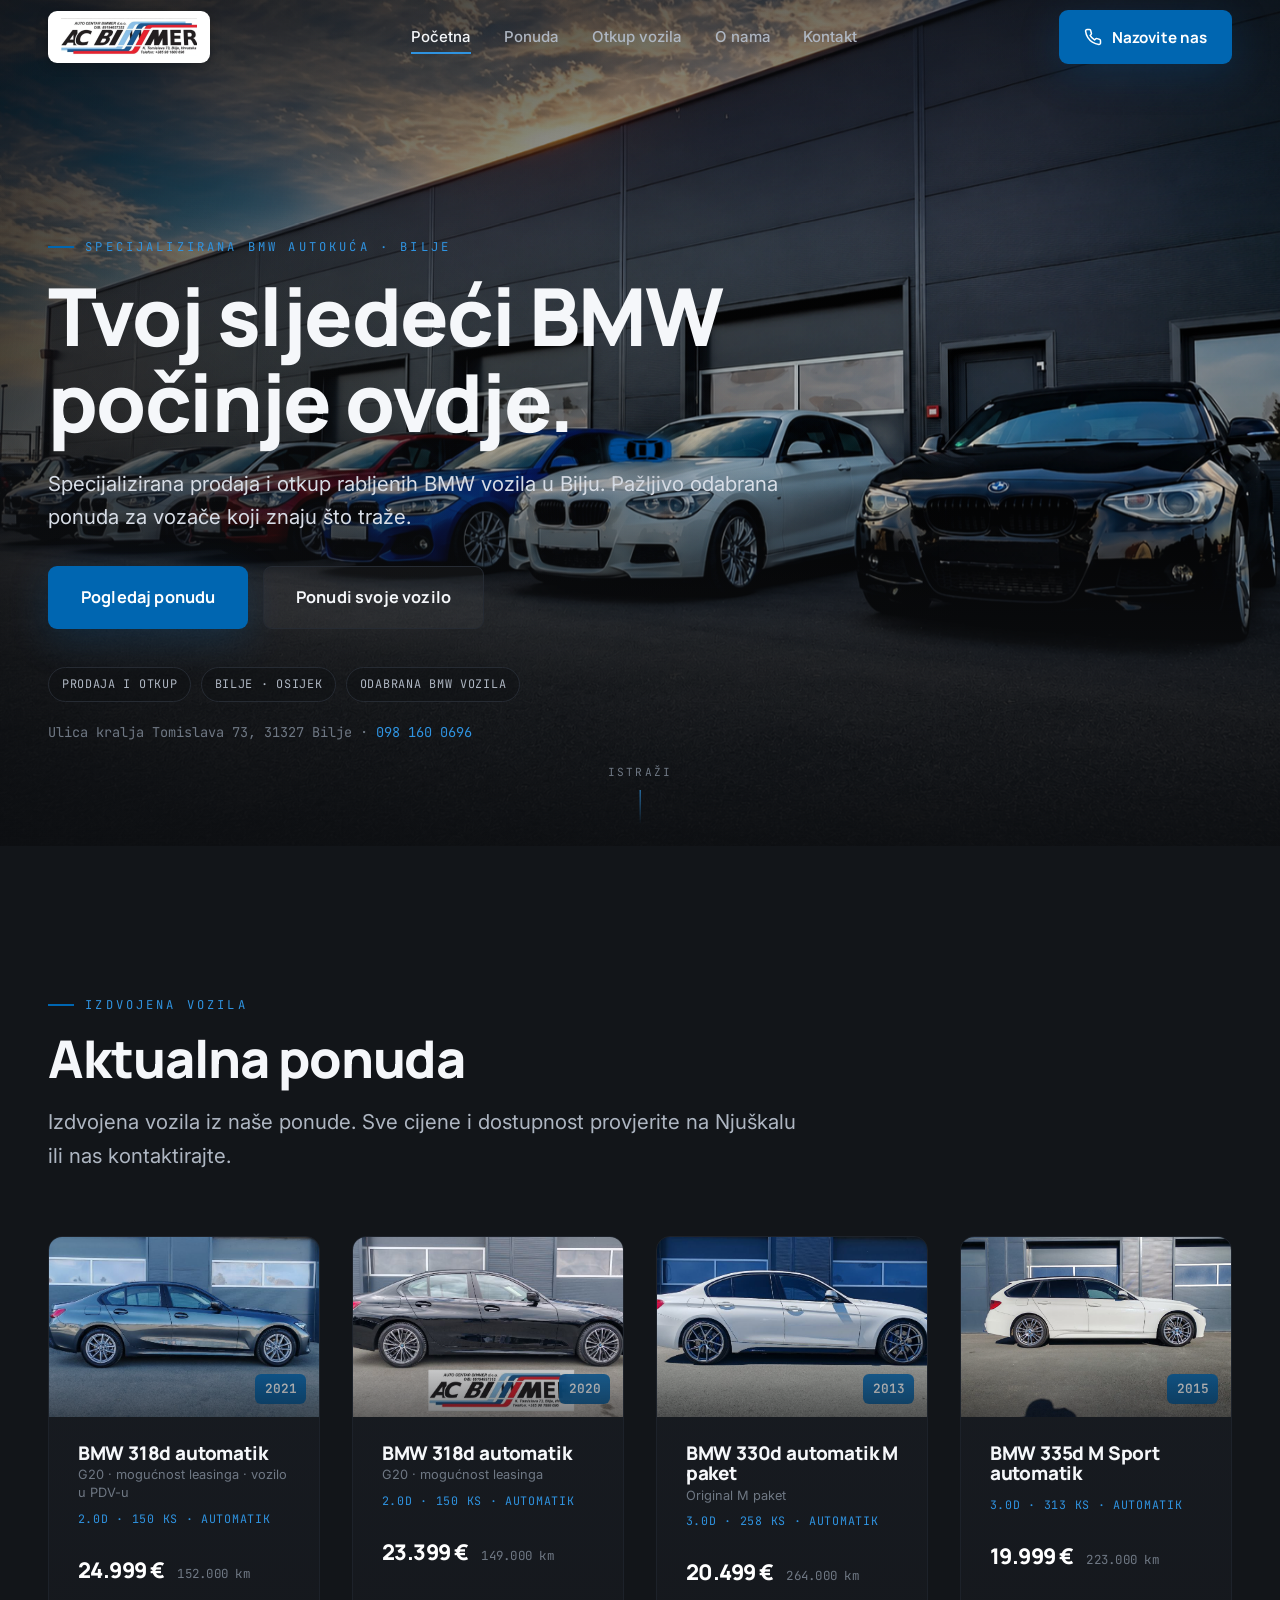
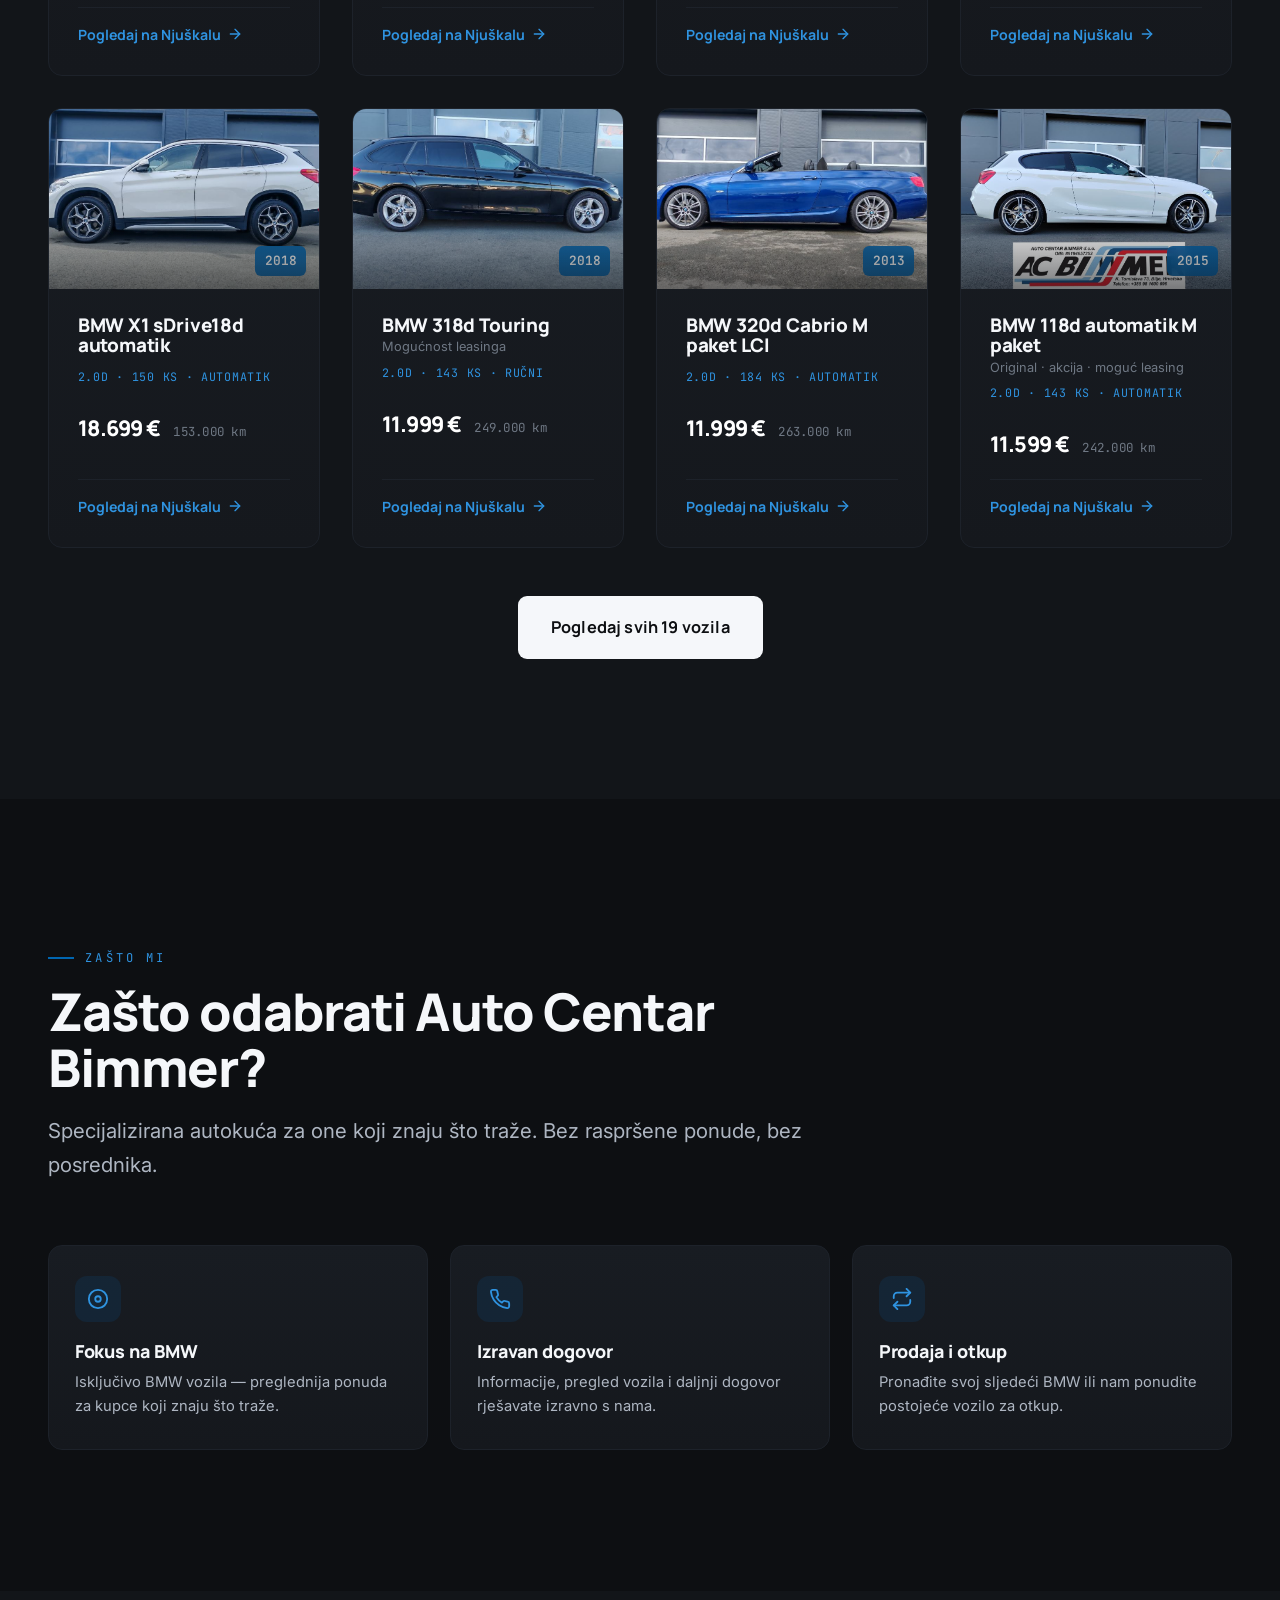
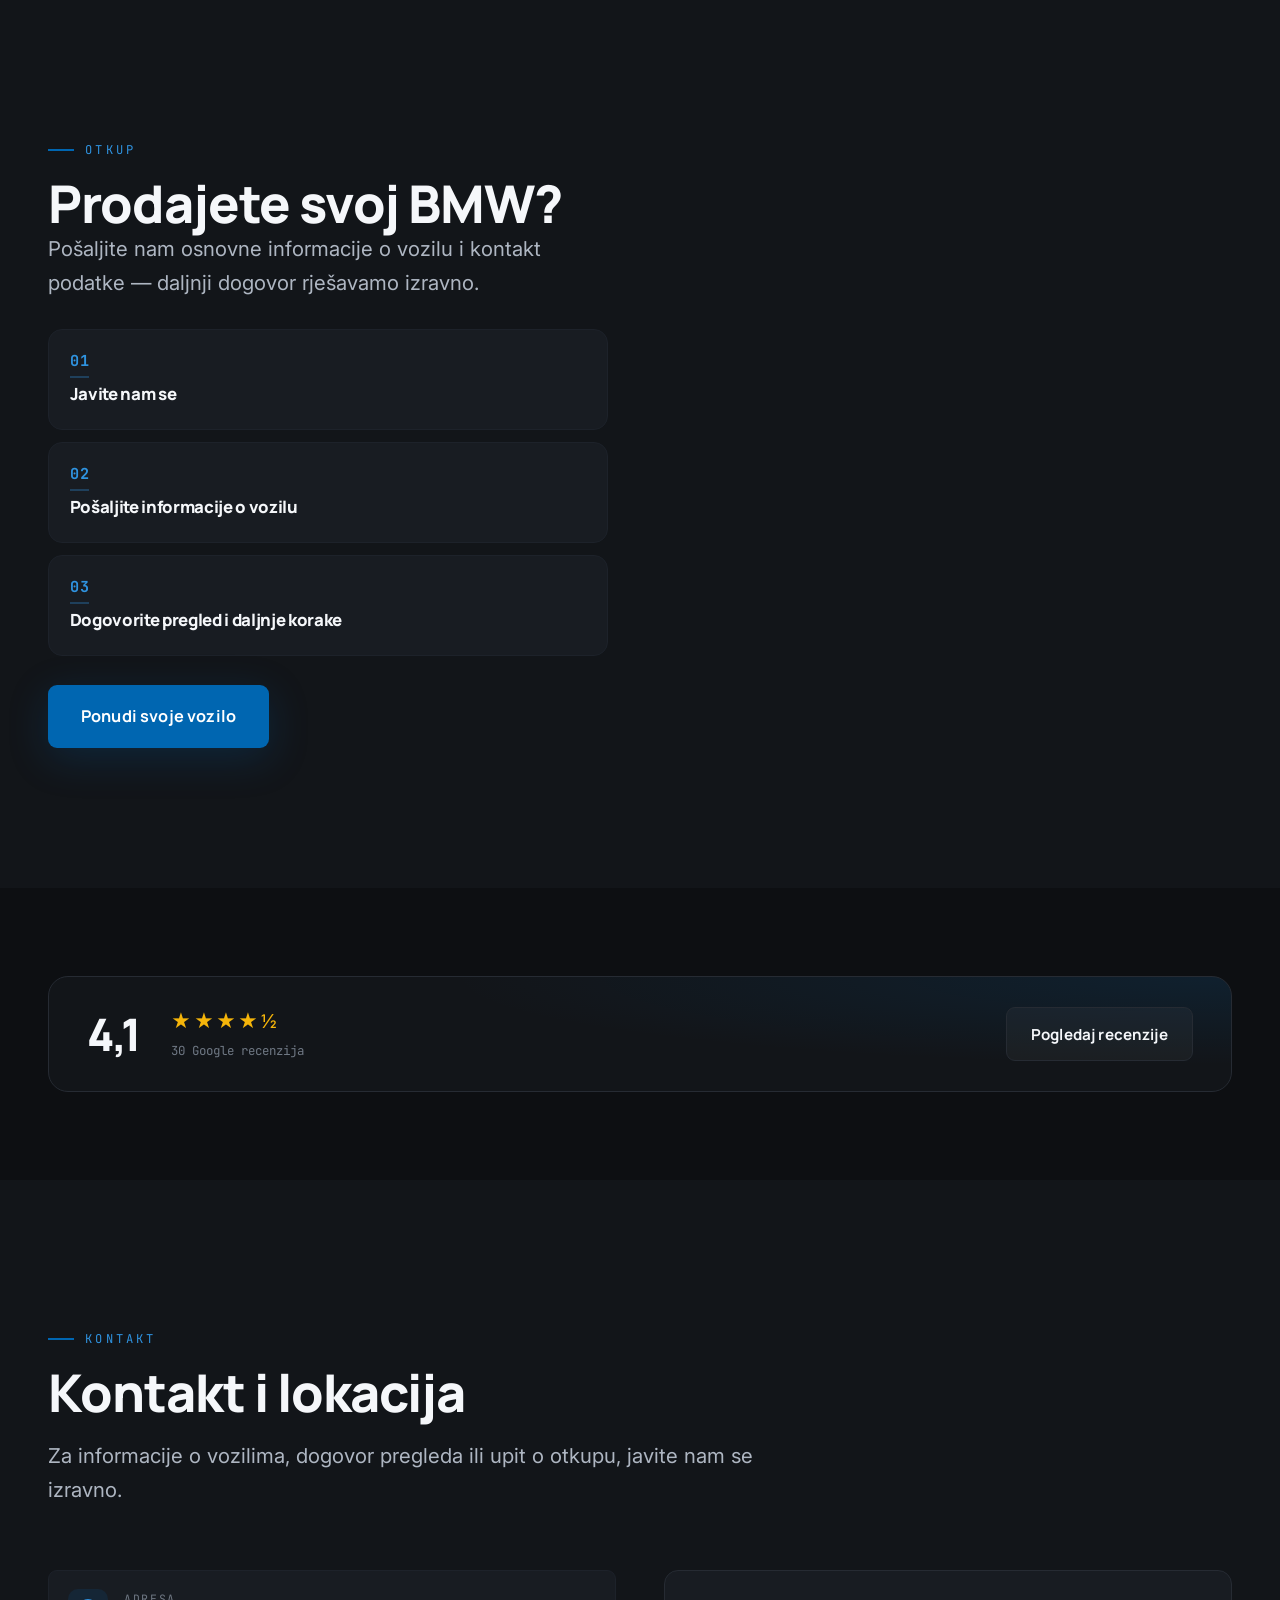
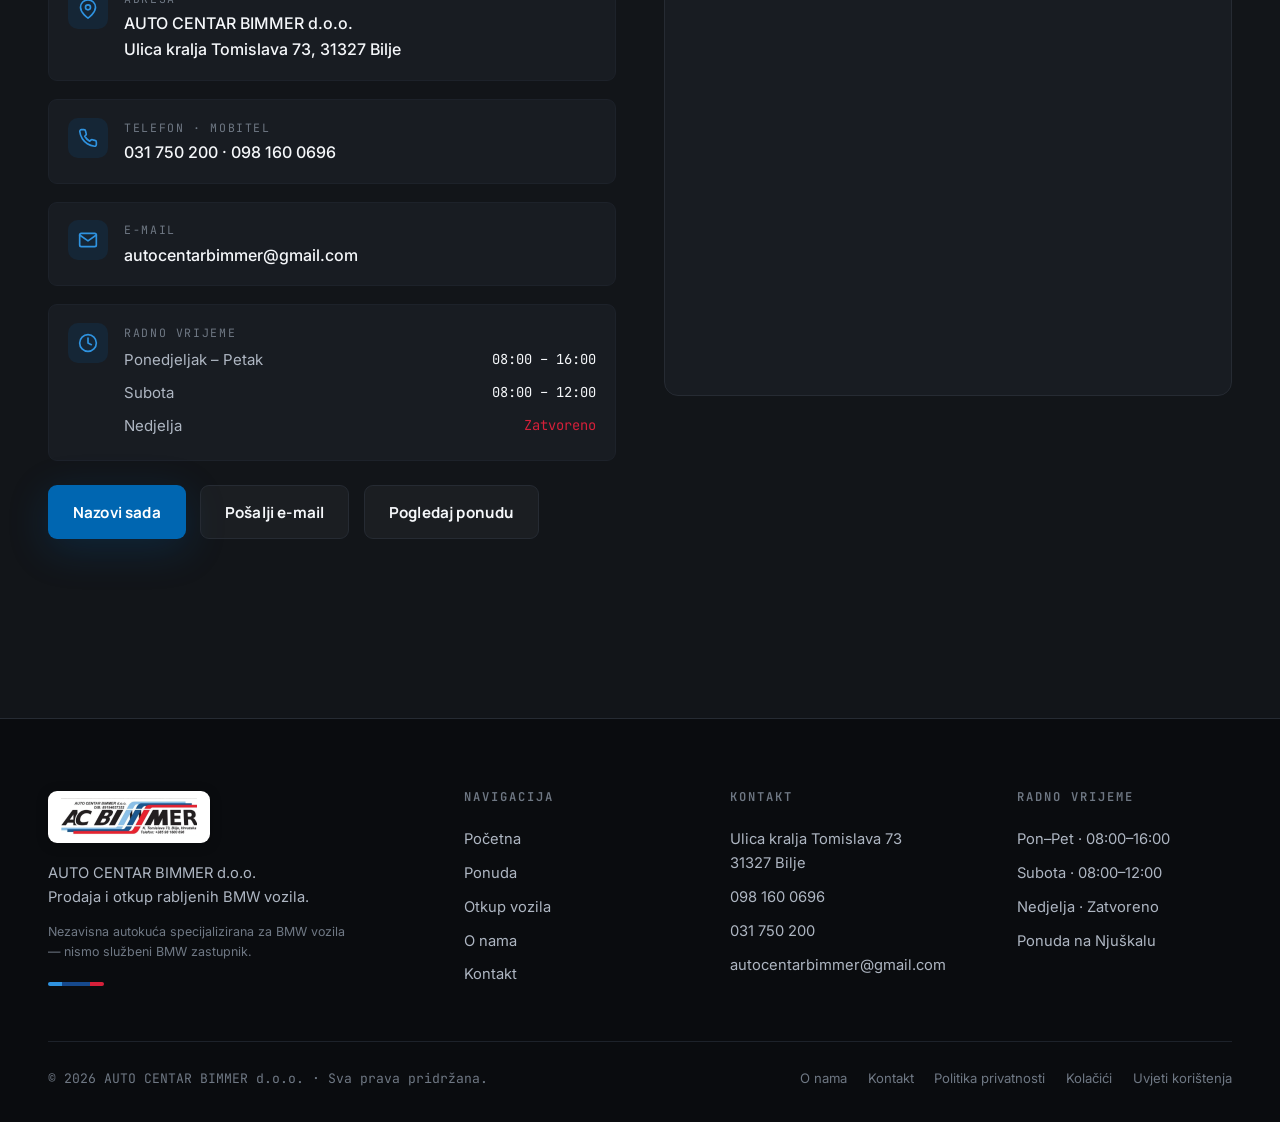
<file: index.html>
<!DOCTYPE html>
<html lang="hr">
<head>
  <meta charset="UTF-8">
  <meta name="viewport" content="width=device-width, initial-scale=1">

  <title>AUTO CENTAR BIMMER d.o.o. | BMW vozila Bilje</title>
  <meta name="description" content="Specijalizirana prodaja i otkup rabljenih BMW vozila u Bilju. Pogledajte izdvojenu ponudu i kontaktirajte Auto Centar Bimmer.">
  <meta name="theme-color" content="#0d0f12">
  <link rel="canonical" href="https://autocentarbimmer.hr/">

  <!-- Open Graph -->
  <meta property="og:type" content="website">
  <meta property="og:locale" content="hr_HR">
  <meta property="og:site_name" content="Auto Centar Bimmer">
  <meta property="og:title" content="AUTO CENTAR BIMMER d.o.o. | BMW vozila Bilje">
  <meta property="og:description" content="Specijalizirana prodaja i otkup rabljenih BMW vozila u Bilju.">
  <meta property="og:image" content="assets/img/og-image.png">
  <meta property="og:image:width" content="1200">
  <meta property="og:image:height" content="630">
  <meta name="twitter:card" content="summary_large_image">

  <!-- Favicons -->
  <link rel="icon" type="image/svg+xml" href="assets/img/favicon.svg">
  <link rel="icon" type="image/png" href="assets/img/favicon.png">
  <link rel="apple-touch-icon" href="assets/img/apple-touch-icon.png">

  <!-- Fonts -->
  <link rel="preconnect" href="https://fonts.googleapis.com">
  <link rel="preconnect" href="https://fonts.gstatic.com" crossorigin>
  <link href="https://fonts.googleapis.com/css2?family=Manrope:wght@500;700;800&family=Inter:wght@400;500;600&family=JetBrains+Mono:wght@400;500;600&display=swap" rel="stylesheet">

  <!-- Styles -->
  <link rel="stylesheet" href="assets/css/main.css">
  <link rel="stylesheet" href="assets/css/animations.css">
  <link rel="stylesheet" href="assets/css/responsive.css">
  <link rel="stylesheet" href="assets/css/intro.css">

  <!-- Intro gate: prikaži angel-eyes intro samo na prvom ulasku po sesiji.
       Preskoči na reduced-motion i kad JS ne radi (klasa se tada ne doda). -->
  <script>
    (function () {
      var d = document.documentElement;
      try {
        var reduce = window.matchMedia &&
          window.matchMedia("(prefers-reduced-motion: reduce)").matches;
        if (reduce) return;
        if (sessionStorage.getItem("acb_intro")) return;
        sessionStorage.setItem("acb_intro", "1");
        d.classList.add("intro-active");
        /* Sigurnosna brana: otključaj scroll i ukloni overlay čak i ako
           intro.js zakaže (npr. 404), da se stranica nikad ne zaglavi. */
        window.addEventListener("load", function () {
          setTimeout(function () {
            d.classList.remove("intro-active");
            var n = document.getElementById("intro");
            if (n && n.parentNode) n.parentNode.removeChild(n);
          }, 2600);
        });
      } catch (e) { /* no-op: intro se jednostavno ne prikaže */ }
    })();
  </script>

  <!-- Structured data: AutoDealer / LocalBusiness -->
  <script type="application/ld+json">
  {
    "@context": "https://schema.org",
    "@type": "AutoDealer",
    "name": "AUTO CENTAR BIMMER d.o.o.",
    "description": "Specijalizirana prodaja i otkup rabljenih BMW vozila u Bilju.",
    "image": "https://autocentarbimmer.hr/assets/img/og-image.png",
    "url": "https://autocentarbimmer.hr/",
    "telephone": "+385981600696",
    "email": "autocentarbimmer@gmail.com",
    "address": {
      "@type": "PostalAddress",
      "streetAddress": "Ulica kralja Tomislava 73",
      "addressLocality": "Bilje",
      "postalCode": "31327",
      "addressCountry": "HR"
    },
    "openingHoursSpecification": [
      {
        "@type": "OpeningHoursSpecification",
        "dayOfWeek": ["Monday","Tuesday","Wednesday","Thursday","Friday"],
        "opens": "08:00", "closes": "16:00"
      },
      {
        "@type": "OpeningHoursSpecification",
        "dayOfWeek": "Saturday",
        "opens": "08:00", "closes": "12:00"
      }
    ],
    "brand": { "@type": "Brand", "name": "BMW" },
    "aggregateRating": {
      "@type": "AggregateRating",
      "ratingValue": "4.5",
      "reviewCount": "30"
    }
  }
  </script>
</head>
<body>

  <!-- ============ INTRO — samo naslovnica, jednom po sesiji ============ -->
  <!-- Jedna slika: autocentar-bimmer-assets/intro-lights.png. Blica 2× pa fade. -->
  <div id="intro" aria-hidden="true">
    <img class="intro-lights" src="autocentar-bimmer-assets/intro-lights.png" alt="" draggable="false">
  </div>

  <!-- ============ HEADER ============ -->
  <header class="header" id="top">
    <div class="header__inner">
      <a class="brand" href="index.html" aria-label="Auto Centar Bimmer — početna">
        <span class="brand__chip">
          <img src="autocentar-bimmer-assets/logo-autocentar-bimmer.png" alt="Auto Centar Bimmer logo" width="120" height="30">
        </span>
      </a>

      <nav class="nav" aria-label="Glavna navigacija">
        <a href="index.html" aria-current="page">Početna</a>
        <a href="ponuda.html">Ponuda</a>
        <a href="otkup-vozila.html">Otkup vozila</a>
        <a href="o-nama.html">O nama</a>
        <a href="kontakt.html">Kontakt</a>
      </nav>

      <div class="header__cta">
        <a class="btn btn--primary" href="tel:0981600696">
          <svg viewBox="0 0 24 24" fill="none" stroke="currentColor" stroke-width="2" stroke-linecap="round" stroke-linejoin="round" aria-hidden="true"><path d="M22 16.92v3a2 2 0 0 1-2.18 2 19.79 19.79 0 0 1-8.63-3.07 19.5 19.5 0 0 1-6-6 19.79 19.79 0 0 1-3.07-8.67A2 2 0 0 1 4.11 2h3a2 2 0 0 1 2 1.72c.13.96.36 1.9.7 2.81a2 2 0 0 1-.45 2.11L8.09 9.91a16 16 0 0 0 6 6l1.27-1.27a2 2 0 0 1 2.11-.45c.91.34 1.85.57 2.81.7A2 2 0 0 1 22 16.92z"/></svg>
          Nazovite nas
        </a>
        <button class="burger" aria-label="Otvori izbornik" aria-expanded="false" aria-controls="mobileMenu"><span></span><span></span><span></span></button>
      </div>
    </div>
  </header>

  <!-- Mobile menu -->
  <nav class="mobile-menu" id="mobileMenu" aria-label="Mobilna navigacija">
    <a class="m-link" href="index.html">Početna</a>
    <a class="m-link" href="ponuda.html">Ponuda</a>
    <a class="m-link" href="otkup-vozila.html">Otkup vozila</a>
    <a class="m-link" href="o-nama.html">O nama</a>
    <a class="m-link" href="kontakt.html">Kontakt</a>
    <a class="btn btn--primary btn--lg" href="tel:0981600696">Nazovite nas — 098 160 0696</a>
  </nav>

  <main>
    <!-- ============ HERO ============ -->
    <section class="hero" aria-label="Naslovna">
      <div class="hero__media">
        <img src="autocentar-bimmer-assets/hero-salon-bmw.png" alt="Niz BMW vozila ispred salona Auto Centra Bimmer u Bilju" width="1024" height="768" fetchpriority="high">
      </div>
      <div class="hero__overlay"></div>
      <div class="hero__inner">
        <span class="eyebrow">Specijalizirana BMW autokuća · Bilje</span>
        <h1 class="h-xl">Tvoj sljedeći BMW počinje ovdje.</h1>
        <p class="lead">Specijalizirana prodaja i otkup rabljenih BMW vozila u Bilju. Pažljivo odabrana ponuda za vozače koji znaju što traže.</p>
        <div class="hero__actions">
          <a class="btn btn--primary btn--lg" href="ponuda.html">Pogledaj ponudu</a>
          <a class="btn btn--ghost btn--lg" href="otkup-vozila.html">Ponudi svoje vozilo</a>
        </div>
        <div class="hero__badges">
          <span class="badge">Prodaja i otkup</span>
          <span class="badge">Bilje · Osijek</span>
          <span class="badge">Odabrana BMW vozila</span>
        </div>
        <p class="hero__addr">Ulica kralja Tomislava 73, 31327 Bilje · <a href="tel:0981600696">098 160 0696</a></p>
      </div>
      <div class="scroll-cue" aria-hidden="true">
        <span>Istraži</span>
        <span class="line"></span>
      </div>
    </section>

    <!-- ============ FEATURED VEHICLES ============ -->
    <section class="section section--alt" id="vozila">
      <div class="container">
        <div class="sec-head reveal">
          <span class="eyebrow">Izdvojena vozila</span>
          <h2 class="h-lg">Aktualna ponuda</h2>
          <p class="lead">Izdvojena vozila iz naše ponude. Sve cijene i dostupnost provjerite na Njuškalu ili nas kontaktirajte.</p>
        </div>

        <!-- 8 featured vehicles — injected by inventory.js -->
        <div class="vehicle-grid vehicle-grid--feature" data-inventory-featured>
          <noscript>
            <p class="noscript-msg">Za prikaz vozila uključite JavaScript ili posjetite našu <a href="https://www.njuskalo.hr/trgovina/autocentarbimmer">ponudu na Njuškalu</a>.</p>
          </noscript>
        </div>

        <div class="center mt-3 reveal">
          <a class="btn btn--solid-light btn--lg" href="ponuda.html">Pogledaj svih 19 vozila</a>
        </div>
      </div>
    </section>

    <!-- ============ WHY ============ -->
    <section class="section">
      <div class="container">
        <div class="sec-head reveal">
          <span class="eyebrow">Zašto mi</span>
          <h2 class="h-lg">Zašto odabrati Auto Centar Bimmer?</h2>
          <p class="lead">Specijalizirana autokuća za one koji znaju što traže. Bez raspršene ponude, bez posrednika.</p>
        </div>
        <div class="feature-grid feature-grid--3">
          <div class="feature reveal">
            <div class="feature__ico" aria-hidden="true"><svg viewBox="0 0 24 24" fill="none" stroke="currentColor" stroke-width="2" stroke-linecap="round" stroke-linejoin="round"><circle cx="12" cy="12" r="10"/><circle cx="12" cy="12" r="3"/></svg></div>
            <h3>Fokus na BMW</h3>
            <p>Isključivo BMW vozila — preglednija ponuda za kupce koji znaju što traže.</p>
          </div>
          <div class="feature reveal d-1">
            <div class="feature__ico" aria-hidden="true"><svg viewBox="0 0 24 24" fill="none" stroke="currentColor" stroke-width="2" stroke-linecap="round" stroke-linejoin="round"><path d="M22 16.92v3a2 2 0 0 1-2.18 2 19.79 19.79 0 0 1-8.63-3.07 19.5 19.5 0 0 1-6-6 19.79 19.79 0 0 1-3.07-8.67A2 2 0 0 1 4.11 2h3a2 2 0 0 1 2 1.72c.13.96.36 1.9.7 2.81a2 2 0 0 1-.45 2.11L8.09 9.91a16 16 0 0 0 6 6l1.27-1.27a2 2 0 0 1 2.11-.45c.91.34 1.85.57 2.81.7A2 2 0 0 1 22 16.92z"/></svg></div>
            <h3>Izravan dogovor</h3>
            <p>Informacije, pregled vozila i daljnji dogovor rješavate izravno s nama.</p>
          </div>
          <div class="feature reveal d-2">
            <div class="feature__ico" aria-hidden="true"><svg viewBox="0 0 24 24" fill="none" stroke="currentColor" stroke-width="2" stroke-linecap="round" stroke-linejoin="round"><path d="M17 1l4 4-4 4"/><path d="M3 11V9a4 4 0 0 1 4-4h14"/><path d="M7 23l-4-4 4-4"/><path d="M21 13v2a4 4 0 0 1-4 4H3"/></svg></div>
            <h3>Prodaja i otkup</h3>
            <p>Pronađite svoj sljedeći BMW ili nam ponudite postojeće vozilo za otkup.</p>
          </div>
        </div>
      </div>
    </section>

    <!-- ============ OTKUP PREVIEW ============ -->
    <section class="section section--alt">
      <div class="container">
        <div class="split">
          <div class="reveal">
            <span class="eyebrow">Otkup</span>
            <h2 class="h-lg">Prodajete svoj BMW?</h2>
            <p class="lead">Pošaljite nam osnovne informacije o vozilu i kontakt podatke — daljnji dogovor rješavamo izravno.</p>
            <div class="steps" style="grid-template-columns:1fr; gap:.7rem; margin:1.8rem 0;">
              <div class="step" style="padding:1.1rem 1.3rem;">
                <span class="step__num" style="margin-bottom:.4rem; padding-bottom:.2rem;">01</span>
                <h3 style="font-size:1.05rem;">Javite nam se</h3>
              </div>
              <div class="step" style="padding:1.1rem 1.3rem;">
                <span class="step__num" style="margin-bottom:.4rem; padding-bottom:.2rem;">02</span>
                <h3 style="font-size:1.05rem;">Pošaljite informacije o vozilu</h3>
              </div>
              <div class="step" style="padding:1.1rem 1.3rem;">
                <span class="step__num" style="margin-bottom:.4rem; padding-bottom:.2rem;">03</span>
                <h3 style="font-size:1.05rem;">Dogovorite pregled i daljnje korake</h3>
              </div>
            </div>
            <a class="btn btn--primary btn--lg" href="otkup-vozila.html">Ponudi svoje vozilo</a>
          </div>
          <div class="split__media reveal d-1">
            <img src="autocentar-bimmer-assets/bmw-335d-m-sport-2015.jpg" alt="BMW 335d M Sport — primjer vozila za otkup" loading="lazy" width="919" height="690">
          </div>
        </div>
      </div>
    </section>

    <!-- ============ GOOGLE OCJENA ============ -->
    <section class="section--tight">
      <div class="container">
        <div class="trust-strip reveal">
          <div class="trust-strip__score" data-countup="4.5">4,5</div>
          <div class="trust-strip__mid">
            <div class="trust-strip__stars" aria-hidden="true">★★★★½</div>
            <div class="trust-strip__count">30 Google recenzija</div>
          </div>
          <a class="btn btn--ghost" href="#" rel="noopener">Pogledaj recenzije</a>
        </div>
      </div>
    </section>

    <!-- ============ CONTACT ============ -->
    <section class="section section--alt" id="kontakt">
      <div class="container">
        <div class="sec-head reveal">
          <span class="eyebrow">Kontakt</span>
          <h2 class="h-lg">Kontakt i lokacija</h2>
          <p class="lead">Za informacije o vozilima, dogovor pregleda ili upit o otkupu, javite nam se izravno.</p>
        </div>
        <div class="contact-grid">
          <div class="info-list reveal">
            <div class="info-row">
              <span class="info-row__ico" aria-hidden="true"><svg viewBox="0 0 24 24" fill="none" stroke="currentColor" stroke-width="2" stroke-linecap="round" stroke-linejoin="round"><path d="M21 10c0 7-9 13-9 13s-9-6-9-13a9 9 0 0 1 18 0z"/><circle cx="12" cy="10" r="3"/></svg></span>
              <div>
                <div class="info-row__label">Adresa</div>
                <div class="info-row__val">AUTO CENTAR BIMMER d.o.o.<br>Ulica kralja Tomislava 73, 31327 Bilje</div>
              </div>
            </div>
            <div class="info-row">
              <span class="info-row__ico" aria-hidden="true"><svg viewBox="0 0 24 24" fill="none" stroke="currentColor" stroke-width="2" stroke-linecap="round" stroke-linejoin="round"><path d="M22 16.92v3a2 2 0 0 1-2.18 2 19.79 19.79 0 0 1-8.63-3.07 19.5 19.5 0 0 1-6-6 19.79 19.79 0 0 1-3.07-8.67A2 2 0 0 1 4.11 2h3a2 2 0 0 1 2 1.72c.13.96.36 1.9.7 2.81a2 2 0 0 1-.45 2.11L8.09 9.91a16 16 0 0 0 6 6l1.27-1.27a2 2 0 0 1 2.11-.45c.91.34 1.85.57 2.81.7A2 2 0 0 1 22 16.92z"/></svg></span>
              <div>
                <div class="info-row__label">Telefon · Mobitel</div>
                <div class="info-row__val"><a href="tel:031750200">031 750 200</a> · <a href="tel:0981600696">098 160 0696</a></div>
              </div>
            </div>
            <div class="info-row">
              <span class="info-row__ico" aria-hidden="true"><svg viewBox="0 0 24 24" fill="none" stroke="currentColor" stroke-width="2" stroke-linecap="round" stroke-linejoin="round"><path d="M4 4h16a2 2 0 0 1 2 2v12a2 2 0 0 1-2 2H4a2 2 0 0 1-2-2V6a2 2 0 0 1 2-2z"/><polyline points="22,6 12,13 2,6"/></svg></span>
              <div>
                <div class="info-row__label">E-mail</div>
                <div class="info-row__val"><a href="mailto:autocentarbimmer@gmail.com">autocentarbimmer@gmail.com</a></div>
              </div>
            </div>
            <div class="info-row">
              <span class="info-row__ico" aria-hidden="true"><svg viewBox="0 0 24 24" fill="none" stroke="currentColor" stroke-width="2" stroke-linecap="round" stroke-linejoin="round"><circle cx="12" cy="12" r="10"/><polyline points="12 6 12 12 16 14"/></svg></span>
              <div style="flex:1;">
                <div class="info-row__label">Radno vrijeme</div>
                <div class="hours-line"><span>Ponedjeljak – Petak</span><span>08:00 – 16:00</span></div>
                <div class="hours-line"><span>Subota</span><span>08:00 – 12:00</span></div>
                <div class="hours-line closed"><span>Nedjelja</span><span>Zatvoreno</span></div>
              </div>
            </div>
            <div class="hero__actions" style="margin-top:.4rem;">
              <a class="btn btn--primary" href="tel:0981600696">Nazovi sada</a>
              <a class="btn btn--ghost" href="mailto:autocentarbimmer@gmail.com">Pošalji e-mail</a>
              <a class="btn btn--ghost" href="ponuda.html">Pogledaj ponudu</a>
            </div>
          </div>

          <div class="map-wrap reveal d-1">
            <!-- TODO: replace this embed src with the exact Google Maps embed for the address in Bilje -->
            <iframe
              title="Lokacija Auto Centar Bimmer u Bilju"
              src="https://www.google.com/maps?q=Ulica%20kralja%20Tomislava%2073%2C%2031327%20Bilje&output=embed"
              loading="lazy" referrerpolicy="no-referrer-when-downgrade"></iframe>
          </div>
        </div>
      </div>
    </section>
  </main>

  <!-- FOOTER -->
  <footer class="footer">
    <div class="container">
      <div class="footer__top">
        <div class="footer__brand">
          <span class="brand__chip"><img src="autocentar-bimmer-assets/logo-autocentar-bimmer.png" alt="Auto Centar Bimmer logo" width="120" height="30"></span>
          <p>AUTO CENTAR BIMMER d.o.o.<br>Prodaja i otkup rabljenih BMW vozila.</p>
          <p class="footer__disclaimer">Nezavisna autokuća specijalizirana za BMW vozila — nismo službeni BMW zastupnik.</p>
          <span class="mstripe" aria-hidden="true"><i></i><i></i><i></i></span>
        </div>
        <div class="footer__col">
          <h4>Navigacija</h4>
          <a href="index.html">Početna</a>
          <a href="ponuda.html">Ponuda</a>
          <a href="otkup-vozila.html">Otkup vozila</a>
          <a href="o-nama.html">O nama</a>
          <a href="kontakt.html">Kontakt</a>
        </div>
        <div class="footer__col">
          <h4>Kontakt</h4>
          <p>Ulica kralja Tomislava 73<br>31327 Bilje</p>
          <a href="tel:0981600696">098 160 0696</a>
          <a href="tel:031750200">031 750 200</a>
          <a href="mailto:autocentarbimmer@gmail.com">autocentarbimmer@gmail.com</a>
        </div>
        <div class="footer__col">
          <h4>Radno vrijeme</h4>
          <p>Pon–Pet · 08:00–16:00</p>
          <p>Subota · 08:00–12:00</p>
          <p>Nedjelja · Zatvoreno</p>
          <a href="https://www.njuskalo.hr/trgovina/autocentarbimmer" target="_blank" rel="noopener">Ponuda na Njuškalu</a>
        </div>
      </div>
      <div class="footer__bottom">
        <span class="footer__legal">© <span data-year>2026</span> AUTO CENTAR BIMMER d.o.o. · Sva prava pridržana.</span>
        <nav class="footer__legal-nav" aria-label="Pravne informacije">
          <a href="o-nama.html">O nama</a>
          <a href="kontakt.html">Kontakt</a>
          <a href="politika-privatnosti.html">Politika privatnosti</a>
          <a href="kolacici.html">Kolačići</a>
          <a href="uvjeti-koristenja.html">Uvjeti korištenja</a>
        </nav>
      </div>
    </div>
  </footer>

  <!-- Back to top -->
  <button class="to-top" aria-label="Natrag na vrh">
    <svg viewBox="0 0 24 24" fill="none" stroke="currentColor" stroke-width="2" stroke-linecap="round" stroke-linejoin="round" aria-hidden="true"><line x1="12" y1="19" x2="12" y2="5"/><polyline points="5 12 12 5 19 12"/></svg>
  </button>

  <!-- Scripts (deferred) -->
  <script src="assets/js/intro.js" defer></script>
  <script src="assets/js/main.js" defer></script>
  <script src="assets/js/inventory.js" defer></script>
  <script src="assets/js/cursor-car.js" defer></script>
  <script src="assets/js/premium-fx.js" defer></script>
</body>
</html>
</file>
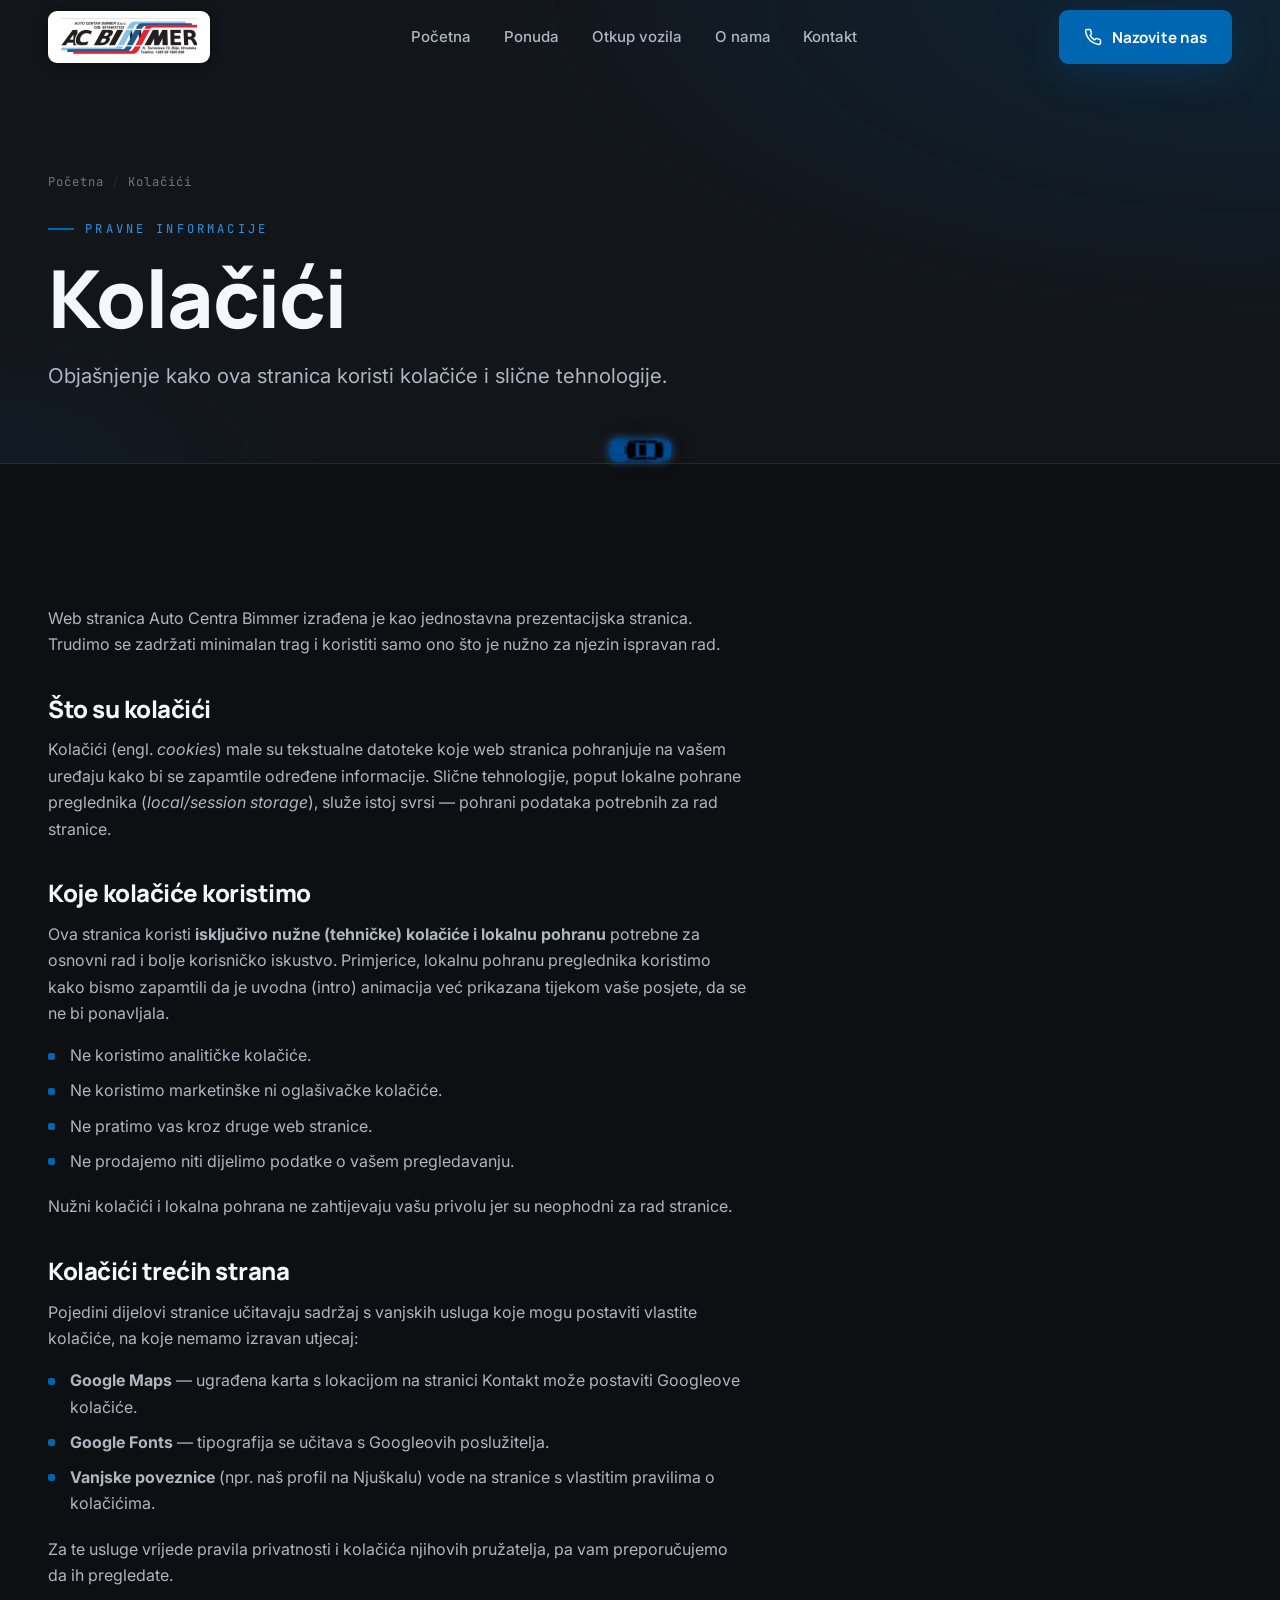
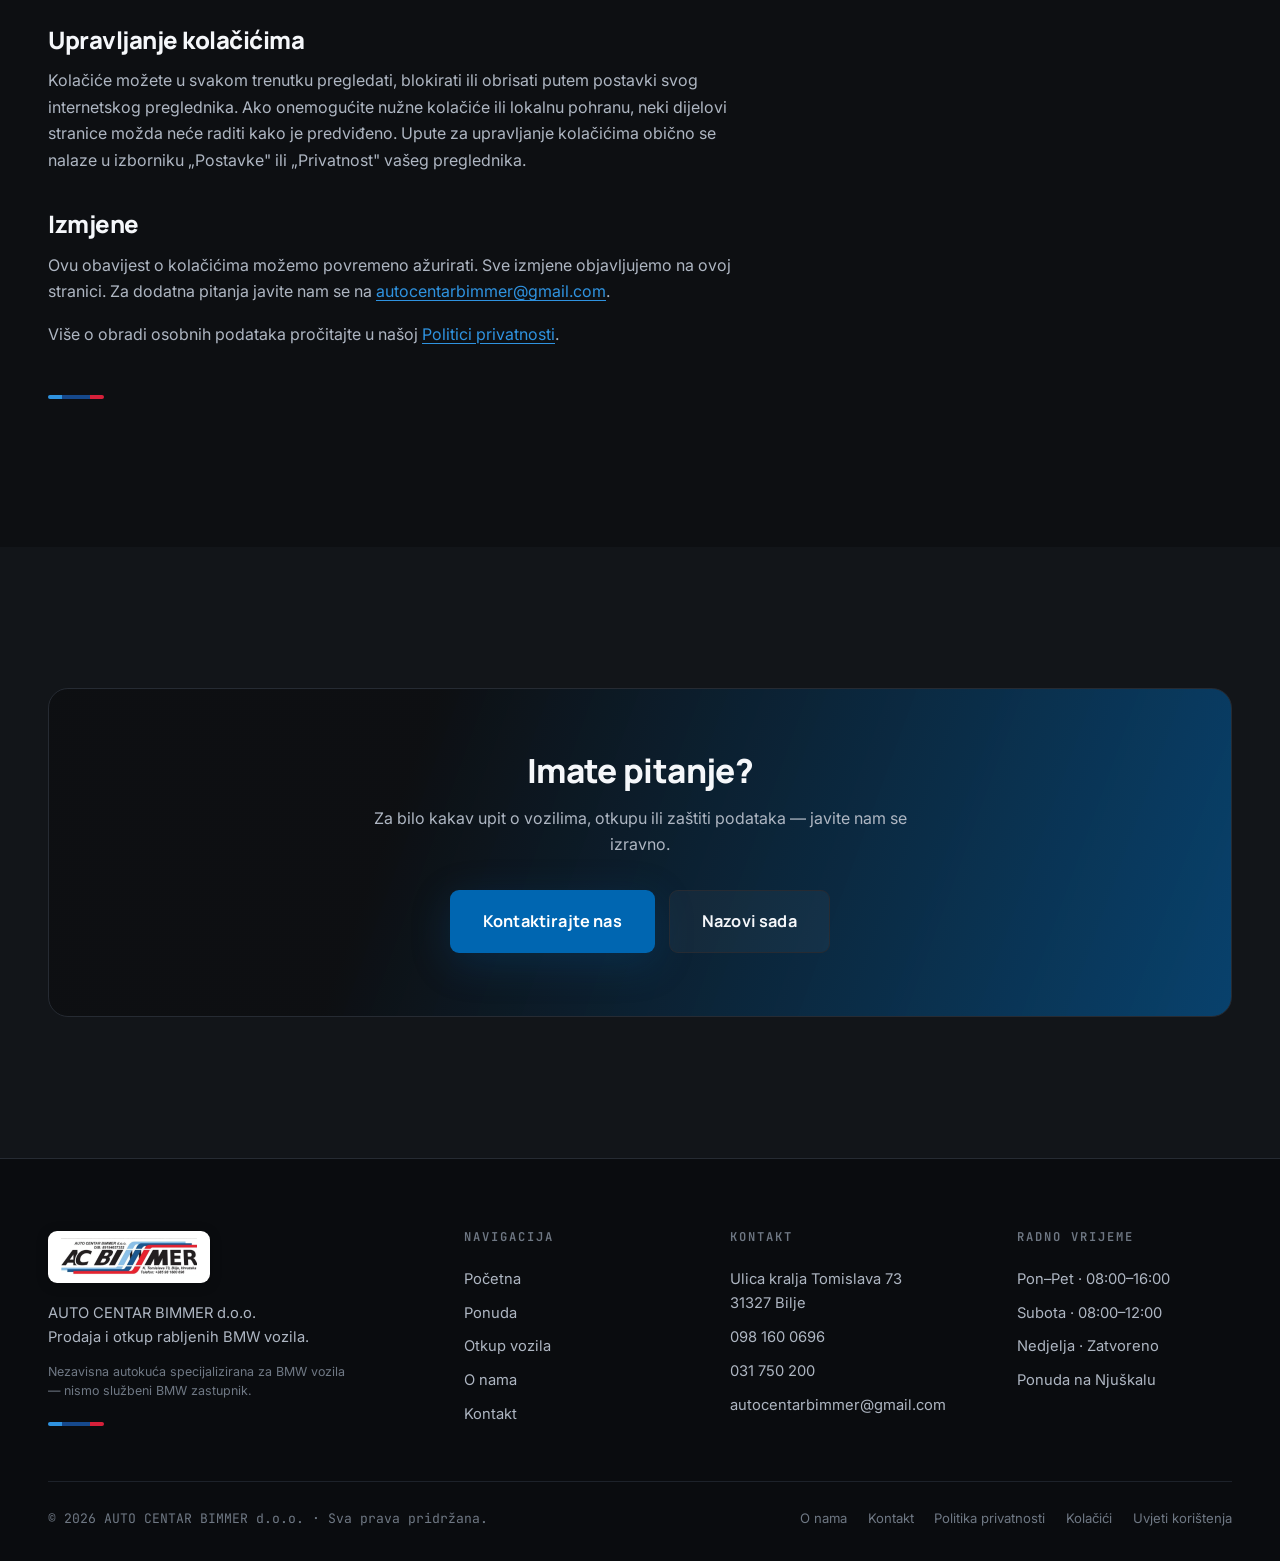
<file: kolacici.html>
<!DOCTYPE html>
<html lang="hr">
<head>
  <meta charset="UTF-8">
  <meta name="viewport" content="width=device-width, initial-scale=1">

  <title>Kolačići | Auto Centar Bimmer</title>
  <meta name="description" content="Politika kolačića Auto Centra Bimmer — stranica koristi isključivo nužne tehničke kolačiće potrebne za ispravan rad, bez analitičkih i marketinških kolačića.">
  <meta name="theme-color" content="#0d0f12">
  <meta name="robots" content="index, follow">
  <link rel="canonical" href="https://autocentarbimmer.hr/kolacici.html">

  <meta property="og:type" content="website">
  <meta property="og:locale" content="hr_HR">
  <meta property="og:site_name" content="Auto Centar Bimmer">
  <meta property="og:title" content="Kolačići | Auto Centar Bimmer">
  <meta property="og:description" content="Koristimo samo nužne tehničke kolačiće za rad stranice.">
  <meta property="og:image" content="assets/img/og-image.png">
  <meta name="twitter:card" content="summary_large_image">

  <link rel="icon" type="image/svg+xml" href="assets/img/favicon.svg">
  <link rel="icon" type="image/png" href="assets/img/favicon.png">
  <link rel="apple-touch-icon" href="assets/img/apple-touch-icon.png">

  <link rel="preconnect" href="https://fonts.googleapis.com">
  <link rel="preconnect" href="https://fonts.gstatic.com" crossorigin>
  <link href="https://fonts.googleapis.com/css2?family=Manrope:wght@500;700;800&family=Inter:wght@400;500;600&family=JetBrains+Mono:wght@400;500;600&display=swap" rel="stylesheet">

  <link rel="stylesheet" href="assets/css/main.css">
  <link rel="stylesheet" href="assets/css/animations.css">
  <link rel="stylesheet" href="assets/css/responsive.css">
</head>
<body>

  <!-- HEADER -->
  <header class="header" id="top">
    <div class="header__inner">
      <a class="brand" href="index.html" aria-label="Auto Centar Bimmer — početna">
        <span class="brand__chip"><img src="autocentar-bimmer-assets/logo-autocentar-bimmer.png" alt="Auto Centar Bimmer logo" width="120" height="30"></span>
      </a>
      <nav class="nav" aria-label="Glavna navigacija">
        <a href="index.html">Početna</a>
        <a href="ponuda.html">Ponuda</a>
        <a href="otkup-vozila.html">Otkup vozila</a>
        <a href="o-nama.html">O nama</a>
        <a href="kontakt.html">Kontakt</a>
      </nav>
      <div class="header__cta">
        <a class="btn btn--primary" href="tel:0981600696">
          <svg viewBox="0 0 24 24" fill="none" stroke="currentColor" stroke-width="2" stroke-linecap="round" stroke-linejoin="round" aria-hidden="true"><path d="M22 16.92v3a2 2 0 0 1-2.18 2 19.79 19.79 0 0 1-8.63-3.07 19.5 19.5 0 0 1-6-6 19.79 19.79 0 0 1-3.07-8.67A2 2 0 0 1 4.11 2h3a2 2 0 0 1 2 1.72c.13.96.36 1.9.7 2.81a2 2 0 0 1-.45 2.11L8.09 9.91a16 16 0 0 0 6 6l1.27-1.27a2 2 0 0 1 2.11-.45c.91.34 1.85.57 2.81.7A2 2 0 0 1 22 16.92z"/></svg>
          Nazovite nas
        </a>
        <button class="burger" aria-label="Otvori izbornik" aria-expanded="false" aria-controls="mobileMenu"><span></span><span></span><span></span></button>
      </div>
    </div>
  </header>
  <nav class="mobile-menu" id="mobileMenu" aria-label="Mobilna navigacija">
    <a class="m-link" href="index.html">Početna</a>
    <a class="m-link" href="ponuda.html">Ponuda</a>
    <a class="m-link" href="otkup-vozila.html">Otkup vozila</a>
    <a class="m-link" href="o-nama.html">O nama</a>
    <a class="m-link" href="kontakt.html">Kontakt</a>
    <a class="btn btn--primary btn--lg" href="tel:0981600696">Nazovite nas — 098 160 0696</a>
  </nav>

  <main>
    <!-- PAGE HERO -->
    <section class="page-hero">
      <div class="container">
        <div class="crumb"><a href="index.html">Početna</a><span>/</span>Kolačići</div>
        <span class="eyebrow">Pravne informacije</span>
        <h1 class="h-xl">Kolačići</h1>
        <p class="lead">Objašnjenje kako ova stranica koristi kolačiće i slične tehnologije.</p>
      </div>
    </section>

    <!-- COOKIES CONTENT -->
    <section class="section">
      <div class="container">
        <div class="prose reveal">
          <p>Web stranica Auto Centra Bimmer izrađena je kao jednostavna prezentacijska stranica. Trudimo se zadržati minimalan trag i koristiti samo ono što je nužno za njezin ispravan rad.</p>

          <h2>Što su kolačići</h2>
          <p>Kolačići (engl. <em>cookies</em>) male su tekstualne datoteke koje web stranica pohranjuje na vašem uređaju kako bi se zapamtile određene informacije. Slične tehnologije, poput lokalne pohrane preglednika (<em>local/session storage</em>), služe istoj svrsi — pohrani podataka potrebnih za rad stranice.</p>

          <h2>Koje kolačiće koristimo</h2>
          <p>Ova stranica koristi <strong>isključivo nužne (tehničke) kolačiće i lokalnu pohranu</strong> potrebne za osnovni rad i bolje korisničko iskustvo. Primjerice, lokalnu pohranu preglednika koristimo kako bismo zapamtili da je uvodna (intro) animacija već prikazana tijekom vaše posjete, da se ne bi ponavljala.</p>
          <ul>
            <li>Ne koristimo analitičke kolačiće.</li>
            <li>Ne koristimo marketinške ni oglašivačke kolačiće.</li>
            <li>Ne pratimo vas kroz druge web stranice.</li>
            <li>Ne prodajemo niti dijelimo podatke o vašem pregledavanju.</li>
          </ul>
          <p>Nužni kolačići i lokalna pohrana ne zahtijevaju vašu privolu jer su neophodni za rad stranice.</p>

          <h2>Kolačići trećih strana</h2>
          <p>Pojedini dijelovi stranice učitavaju sadržaj s vanjskih usluga koje mogu postaviti vlastite kolačiće, na koje nemamo izravan utjecaj:</p>
          <ul>
            <li><strong>Google Maps</strong> — ugrađena karta s lokacijom na stranici Kontakt može postaviti Googleove kolačiće.</li>
            <li><strong>Google Fonts</strong> — tipografija se učitava s Googleovih poslužitelja.</li>
            <li><strong>Vanjske poveznice</strong> (npr. naš profil na Njuškalu) vode na stranice s vlastitim pravilima o kolačićima.</li>
          </ul>
          <p>Za te usluge vrijede pravila privatnosti i kolačića njihovih pružatelja, pa vam preporučujemo da ih pregledate.</p>

          <h2>Upravljanje kolačićima</h2>
          <p>Kolačiće možete u svakom trenutku pregledati, blokirati ili obrisati putem postavki svog internetskog preglednika. Ako onemogućite nužne kolačiće ili lokalnu pohranu, neki dijelovi stranice možda neće raditi kako je predviđeno. Upute za upravljanje kolačićima obično se nalaze u izborniku „Postavke" ili „Privatnost" vašeg preglednika.</p>

          <h2>Izmjene</h2>
          <p>Ovu obavijest o kolačićima možemo povremeno ažurirati. Sve izmjene objavljujemo na ovoj stranici. Za dodatna pitanja javite nam se na <a href="mailto:autocentarbimmer@gmail.com">autocentarbimmer@gmail.com</a>.</p>

          <p>Više o obradi osobnih podataka pročitajte u našoj <a href="politika-privatnosti.html">Politici privatnosti</a>.</p>

          <span class="mstripe" aria-hidden="true" style="margin-top:2rem;"><i></i><i></i><i></i></span>
        </div>
      </div>
    </section>

    <!-- CTA -->
    <section class="section section--alt">
      <div class="container">
        <div class="cta-band reveal">
          <h2 class="h-md">Imate pitanje?</h2>
          <p>Za bilo kakav upit o vozilima, otkupu ili zaštiti podataka — javite nam se izravno.</p>
          <div class="cta-band__actions">
            <a class="btn btn--primary btn--lg" href="kontakt.html">Kontaktirajte nas</a>
            <a class="btn btn--ghost btn--lg" href="tel:0981600696">Nazovi sada</a>
          </div>
        </div>
      </div>
    </section>
  </main>

  <!-- FOOTER -->
  <footer class="footer">
    <div class="container">
      <div class="footer__top">
        <div class="footer__brand">
          <span class="brand__chip"><img src="autocentar-bimmer-assets/logo-autocentar-bimmer.png" alt="Auto Centar Bimmer logo" width="120" height="30"></span>
          <p>AUTO CENTAR BIMMER d.o.o.<br>Prodaja i otkup rabljenih BMW vozila.</p>
          <p class="footer__disclaimer">Nezavisna autokuća specijalizirana za BMW vozila — nismo službeni BMW zastupnik.</p>
          <span class="mstripe" aria-hidden="true"><i></i><i></i><i></i></span>
        </div>
        <div class="footer__col">
          <h4>Navigacija</h4>
          <a href="index.html">Početna</a>
          <a href="ponuda.html">Ponuda</a>
          <a href="otkup-vozila.html">Otkup vozila</a>
          <a href="o-nama.html">O nama</a>
          <a href="kontakt.html">Kontakt</a>
        </div>
        <div class="footer__col">
          <h4>Kontakt</h4>
          <p>Ulica kralja Tomislava 73<br>31327 Bilje</p>
          <a href="tel:0981600696">098 160 0696</a>
          <a href="tel:031750200">031 750 200</a>
          <a href="mailto:autocentarbimmer@gmail.com">autocentarbimmer@gmail.com</a>
        </div>
        <div class="footer__col">
          <h4>Radno vrijeme</h4>
          <p>Pon–Pet · 08:00–16:00</p>
          <p>Subota · 08:00–12:00</p>
          <p>Nedjelja · Zatvoreno</p>
          <a href="https://www.njuskalo.hr/trgovina/autocentarbimmer" target="_blank" rel="noopener">Ponuda na Njuškalu</a>
        </div>
      </div>
      <div class="footer__bottom">
        <span class="footer__legal">© <span data-year>2026</span> AUTO CENTAR BIMMER d.o.o. · Sva prava pridržana.</span>
        <nav class="footer__legal-nav" aria-label="Pravne informacije">
          <a href="o-nama.html">O nama</a>
          <a href="kontakt.html">Kontakt</a>
          <a href="politika-privatnosti.html">Politika privatnosti</a>
          <a href="kolacici.html">Kolačići</a>
          <a href="uvjeti-koristenja.html">Uvjeti korištenja</a>
        </nav>
      </div>
    </div>
  </footer>

  <button class="to-top" aria-label="Natrag na vrh">
    <svg viewBox="0 0 24 24" fill="none" stroke="currentColor" stroke-width="2" stroke-linecap="round" stroke-linejoin="round" aria-hidden="true"><line x1="12" y1="19" x2="12" y2="5"/><polyline points="5 12 12 5 19 12"/></svg>
  </button>

  <script src="assets/js/main.js" defer></script>
  <script src="assets/js/cursor-car.js" defer></script>
  <script src="assets/js/premium-fx.js" defer></script>
</body>
</html>
</file>
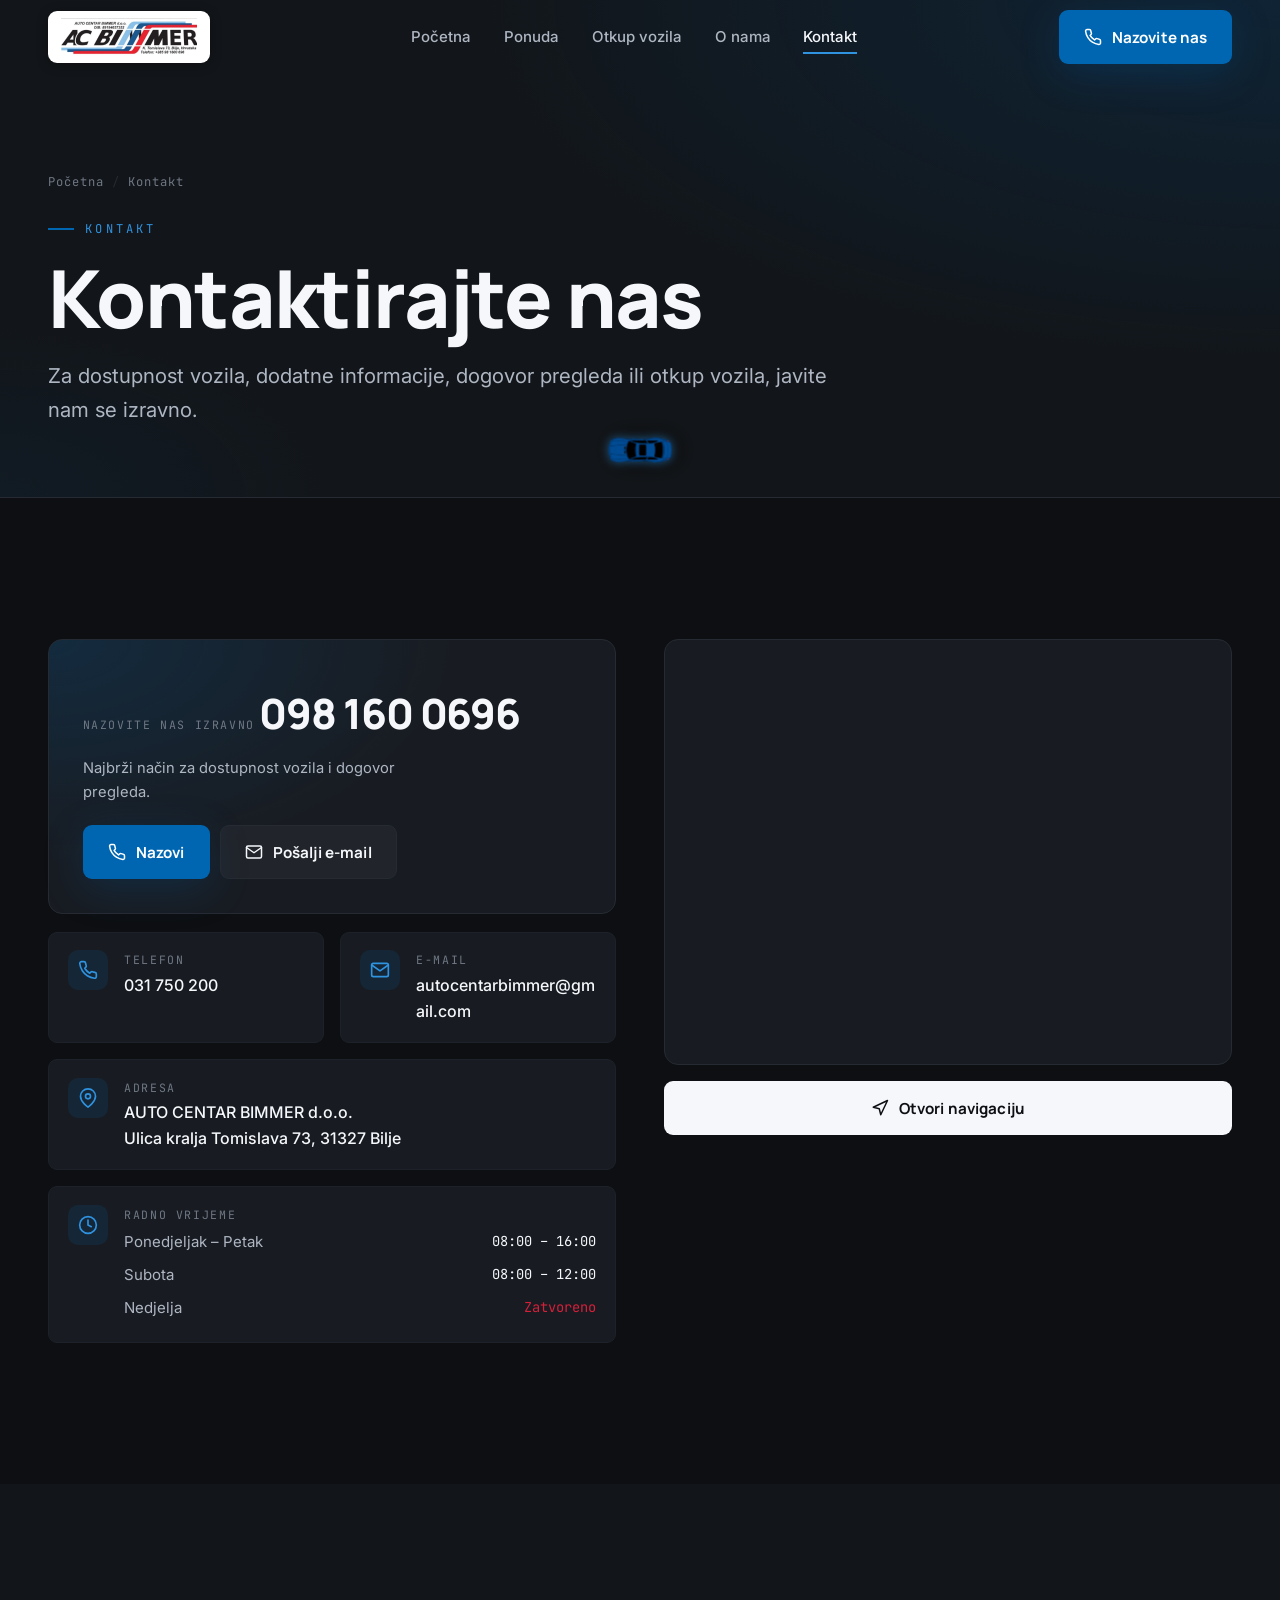
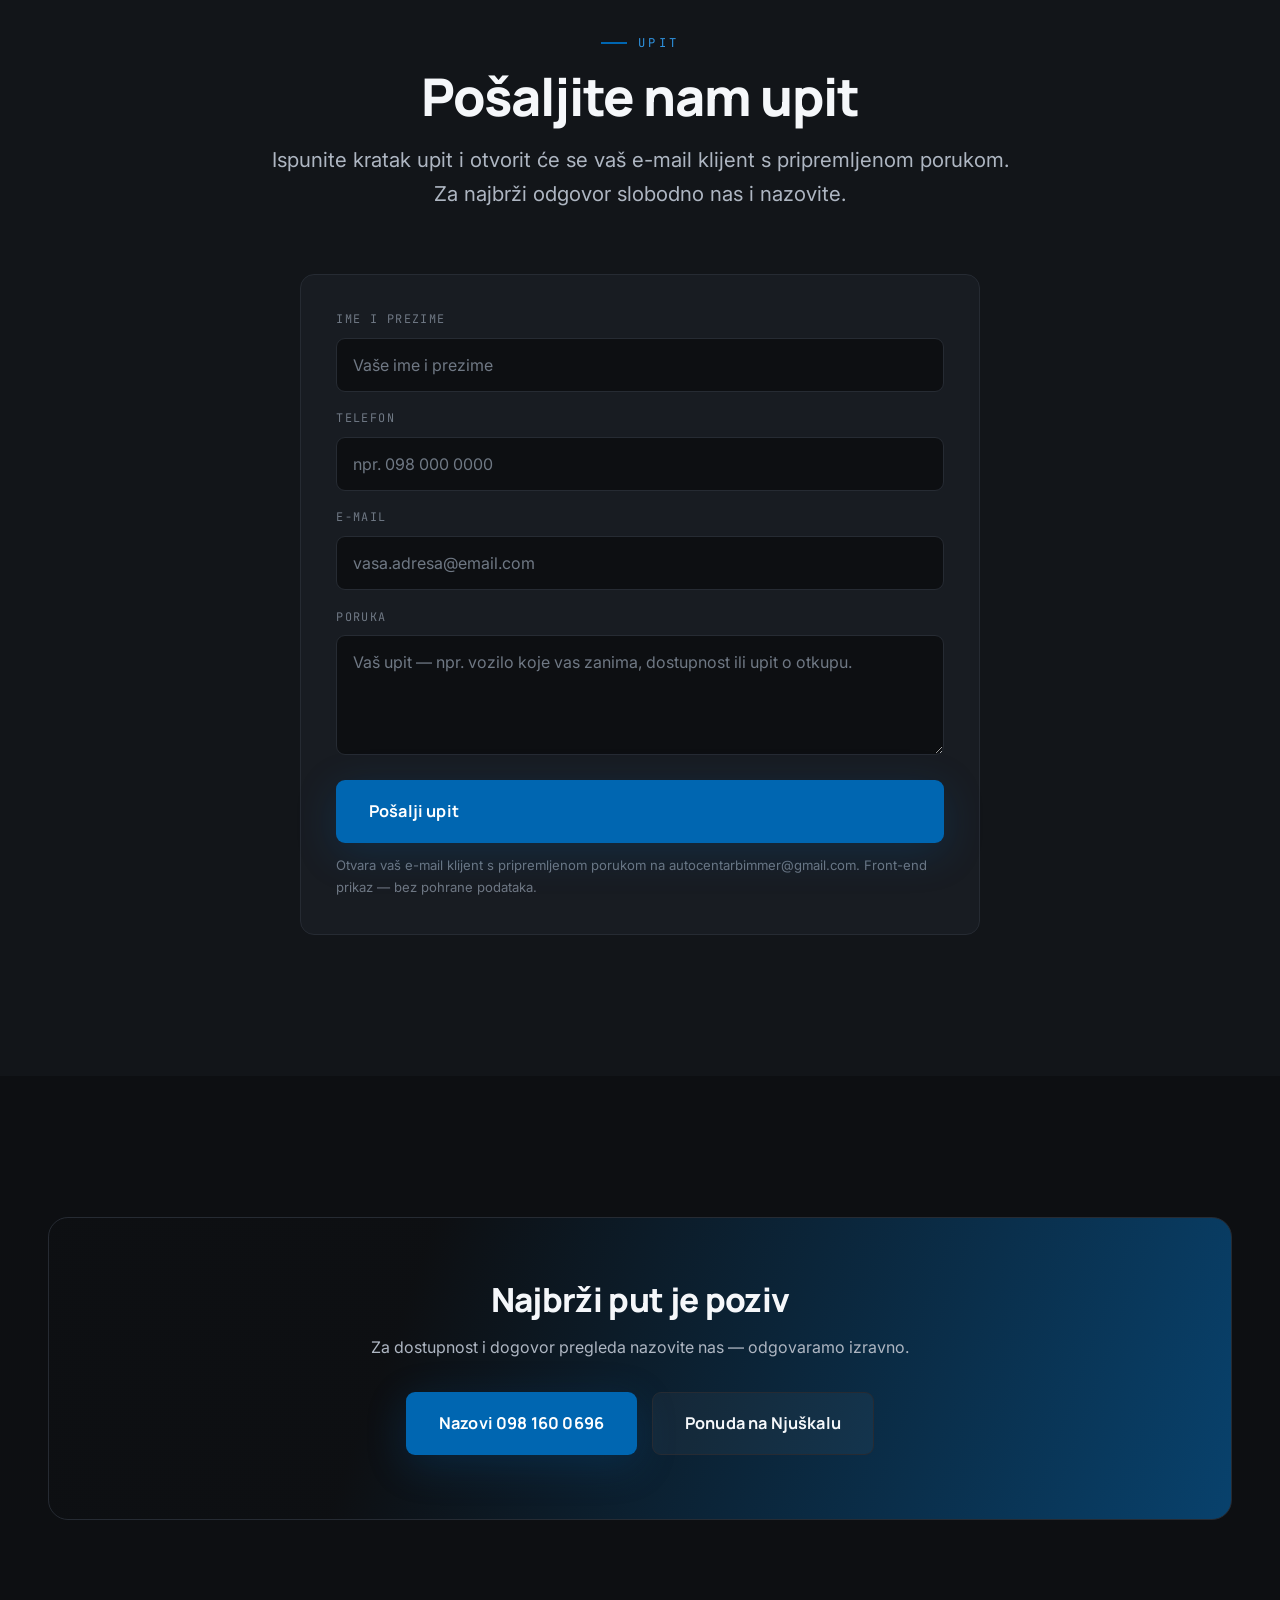
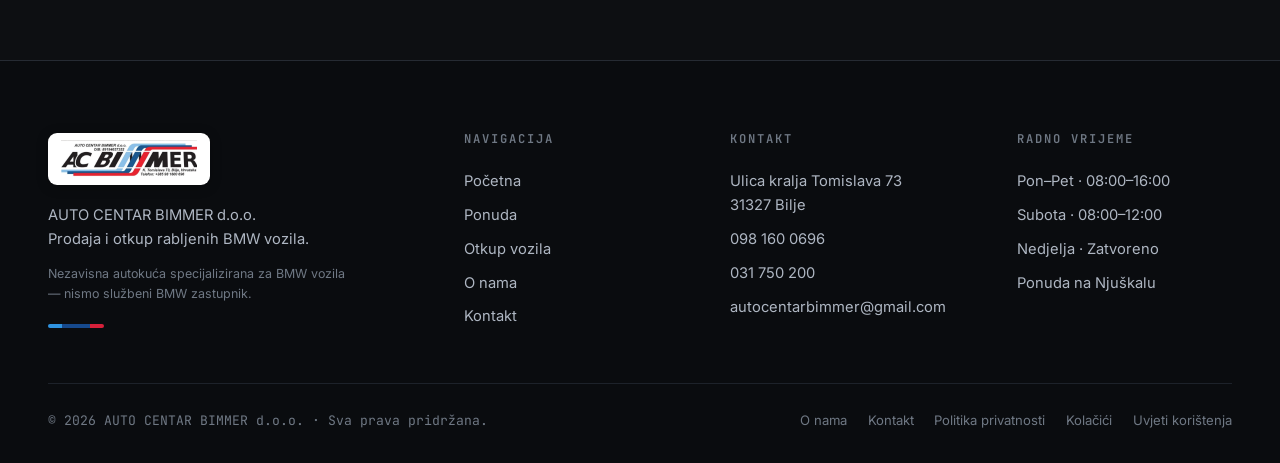
<file: kontakt.html>
<!DOCTYPE html>
<html lang="hr">
<head>
  <meta charset="UTF-8">
  <meta name="viewport" content="width=device-width, initial-scale=1">

  <title>Kontakt | Auto Centar Bimmer</title>
  <meta name="description" content="Kontaktirajte Auto Centar Bimmer u Bilju za dostupnost vozila, dogovor pregleda ili upit o otkupu BMW vozila. Telefon, mobitel, e-mail i lokacija.">
  <meta name="theme-color" content="#0d0f12">
  <link rel="canonical" href="https://autocentarbimmer.hr/kontakt.html">

  <meta property="og:type" content="website">
  <meta property="og:locale" content="hr_HR">
  <meta property="og:site_name" content="Auto Centar Bimmer">
  <meta property="og:title" content="Kontakt | Auto Centar Bimmer">
  <meta property="og:description" content="Javite nam se izravno — telefon, e-mail i lokacija u Bilju.">
  <meta property="og:image" content="assets/img/og-image.png">
  <meta name="twitter:card" content="summary_large_image">

  <link rel="icon" type="image/svg+xml" href="assets/img/favicon.svg">
  <link rel="icon" type="image/png" href="assets/img/favicon.png">
  <link rel="apple-touch-icon" href="assets/img/apple-touch-icon.png">

  <link rel="preconnect" href="https://fonts.googleapis.com">
  <link rel="preconnect" href="https://fonts.gstatic.com" crossorigin>
  <link href="https://fonts.googleapis.com/css2?family=Manrope:wght@500;700;800&family=Inter:wght@400;500;600&family=JetBrains+Mono:wght@400;500;600&display=swap" rel="stylesheet">

  <link rel="stylesheet" href="assets/css/main.css">
  <link rel="stylesheet" href="assets/css/animations.css">
  <link rel="stylesheet" href="assets/css/responsive.css">
</head>
<body>

  <!-- HEADER -->
  <header class="header" id="top">
    <div class="header__inner">
      <a class="brand" href="index.html" aria-label="Auto Centar Bimmer — početna">
        <span class="brand__chip"><img src="autocentar-bimmer-assets/logo-autocentar-bimmer.png" alt="Auto Centar Bimmer logo" width="120" height="30"></span>
      </a>
      <nav class="nav" aria-label="Glavna navigacija">
        <a href="index.html">Početna</a>
        <a href="ponuda.html">Ponuda</a>
        <a href="otkup-vozila.html">Otkup vozila</a>
        <a href="o-nama.html">O nama</a>
        <a href="kontakt.html" aria-current="page">Kontakt</a>
      </nav>
      <div class="header__cta">
        <a class="btn btn--primary" href="tel:0981600696">
          <svg viewBox="0 0 24 24" fill="none" stroke="currentColor" stroke-width="2" stroke-linecap="round" stroke-linejoin="round" aria-hidden="true"><path d="M22 16.92v3a2 2 0 0 1-2.18 2 19.79 19.79 0 0 1-8.63-3.07 19.5 19.5 0 0 1-6-6 19.79 19.79 0 0 1-3.07-8.67A2 2 0 0 1 4.11 2h3a2 2 0 0 1 2 1.72c.13.96.36 1.9.7 2.81a2 2 0 0 1-.45 2.11L8.09 9.91a16 16 0 0 0 6 6l1.27-1.27a2 2 0 0 1 2.11-.45c.91.34 1.85.57 2.81.7A2 2 0 0 1 22 16.92z"/></svg>
          Nazovite nas
        </a>
        <button class="burger" aria-label="Otvori izbornik" aria-expanded="false" aria-controls="mobileMenu"><span></span><span></span><span></span></button>
      </div>
    </div>
  </header>
  <nav class="mobile-menu" id="mobileMenu" aria-label="Mobilna navigacija">
    <a class="m-link" href="index.html">Početna</a>
    <a class="m-link" href="ponuda.html">Ponuda</a>
    <a class="m-link" href="otkup-vozila.html">Otkup vozila</a>
    <a class="m-link" href="o-nama.html">O nama</a>
    <a class="m-link" href="kontakt.html">Kontakt</a>
    <a class="btn btn--primary btn--lg" href="tel:0981600696">Nazovite nas — 098 160 0696</a>
  </nav>

  <main>
    <!-- PAGE HERO -->
    <section class="page-hero">
      <div class="container">
        <div class="crumb"><a href="index.html">Početna</a><span>/</span>Kontakt</div>
        <span class="eyebrow">Kontakt</span>
        <h1 class="h-xl">Kontaktirajte nas</h1>
        <p class="lead">Za dostupnost vozila, dodatne informacije, dogovor pregleda ili otkup vozila, javite nam se izravno.</p>
      </div>
    </section>

    <!-- CONTACT INFO + MAP -->
    <section class="section">
      <div class="container">
        <div class="contact-grid">
          <div class="reveal">
            <!-- Istaknuti poziv -->
            <div class="contact-hero-card">
              <span class="info-row__label">Nazovite nas izravno</span>
              <a class="contact-hero-card__num" href="tel:0981600696">098 160 0696</a>
              <p class="contact-hero-card__note">Najbrži način za dostupnost vozila i dogovor pregleda.</p>
              <div class="contact-hero-card__actions">
                <a class="btn btn--primary" href="tel:0981600696">
                  <svg viewBox="0 0 24 24" fill="none" stroke="currentColor" stroke-width="2" stroke-linecap="round" stroke-linejoin="round" aria-hidden="true"><path d="M22 16.92v3a2 2 0 0 1-2.18 2 19.79 19.79 0 0 1-8.63-3.07 19.5 19.5 0 0 1-6-6 19.79 19.79 0 0 1-3.07-8.67A2 2 0 0 1 4.11 2h3a2 2 0 0 1 2 1.72c.13.96.36 1.9.7 2.81a2 2 0 0 1-.45 2.11L8.09 9.91a16 16 0 0 0 6 6l1.27-1.27a2 2 0 0 1 2.11-.45c.91.34 1.85.57 2.81.7A2 2 0 0 1 22 16.92z"/></svg>
                  Nazovi
                </a>
                <a class="btn btn--ghost" href="mailto:autocentarbimmer@gmail.com">
                  <svg viewBox="0 0 24 24" fill="none" stroke="currentColor" stroke-width="2" stroke-linecap="round" stroke-linejoin="round" aria-hidden="true"><path d="M4 4h16a2 2 0 0 1 2 2v12a2 2 0 0 1-2 2H4a2 2 0 0 1-2-2V6a2 2 0 0 1 2-2z"/><polyline points="22,6 12,13 2,6"/></svg>
                  Pošalji e-mail
                </a>
              </div>
            </div>

            <!-- Premium kartice s ključnim podacima -->
            <div class="contact-cards">
              <div class="info-row">
                <span class="info-row__ico" aria-hidden="true"><svg viewBox="0 0 24 24" fill="none" stroke="currentColor" stroke-width="2" stroke-linecap="round" stroke-linejoin="round"><path d="M22 16.92v3a2 2 0 0 1-2.18 2 19.79 19.79 0 0 1-8.63-3.07 19.5 19.5 0 0 1-6-6 19.79 19.79 0 0 1-3.07-8.67A2 2 0 0 1 4.11 2h3a2 2 0 0 1 2 1.72c.13.96.36 1.9.7 2.81a2 2 0 0 1-.45 2.11L8.09 9.91a16 16 0 0 0 6 6l1.27-1.27a2 2 0 0 1 2.11-.45c.91.34 1.85.57 2.81.7A2 2 0 0 1 22 16.92z"/></svg></span>
                <div>
                  <div class="info-row__label">Telefon</div>
                  <div class="info-row__val"><a href="tel:031750200">031 750 200</a></div>
                </div>
              </div>
              <div class="info-row">
                <span class="info-row__ico" aria-hidden="true"><svg viewBox="0 0 24 24" fill="none" stroke="currentColor" stroke-width="2" stroke-linecap="round" stroke-linejoin="round"><path d="M4 4h16a2 2 0 0 1 2 2v12a2 2 0 0 1-2 2H4a2 2 0 0 1-2-2V6a2 2 0 0 1 2-2z"/><polyline points="22,6 12,13 2,6"/></svg></span>
                <div>
                  <div class="info-row__label">E-mail</div>
                  <div class="info-row__val"><a href="mailto:autocentarbimmer@gmail.com">autocentarbimmer@gmail.com</a></div>
                </div>
              </div>
              <div class="info-row info-row--wide">
                <span class="info-row__ico" aria-hidden="true"><svg viewBox="0 0 24 24" fill="none" stroke="currentColor" stroke-width="2" stroke-linecap="round" stroke-linejoin="round"><path d="M21 10c0 7-9 13-9 13s-9-6-9-13a9 9 0 0 1 18 0z"/><circle cx="12" cy="10" r="3"/></svg></span>
                <div>
                  <div class="info-row__label">Adresa</div>
                  <div class="info-row__val">AUTO CENTAR BIMMER d.o.o.<br>Ulica kralja Tomislava 73, 31327 Bilje</div>
                </div>
              </div>
              <div class="info-row info-row--wide">
                <span class="info-row__ico" aria-hidden="true"><svg viewBox="0 0 24 24" fill="none" stroke="currentColor" stroke-width="2" stroke-linecap="round" stroke-linejoin="round"><circle cx="12" cy="12" r="10"/><polyline points="12 6 12 12 16 14"/></svg></span>
                <div style="flex:1;">
                  <div class="info-row__label">Radno vrijeme</div>
                  <div class="hours-line"><span>Ponedjeljak – Petak</span><span>08:00 – 16:00</span></div>
                  <div class="hours-line"><span>Subota</span><span>08:00 – 12:00</span></div>
                  <div class="hours-line closed"><span>Nedjelja</span><span>Zatvoreno</span></div>
                </div>
              </div>
            </div>
          </div>

          <div class="contact-map reveal d-1">
            <div class="map-wrap">
              <!-- TODO: replace this embed src with the exact Google Maps embed for the address in Bilje -->
              <iframe
                title="Lokacija Auto Centar Bimmer u Bilju"
                src="https://www.google.com/maps?q=Ulica%20kralja%20Tomislava%2073%2C%2031327%20Bilje&output=embed"
                loading="lazy" referrerpolicy="no-referrer-when-downgrade"></iframe>
            </div>
            <a class="btn btn--solid-light contact-map__cta" href="https://www.google.com/maps/dir/?api=1&destination=Ulica+kralja+Tomislava+73%2C+31327+Bilje" target="_blank" rel="noopener">
              <svg viewBox="0 0 24 24" fill="none" stroke="currentColor" stroke-width="2" stroke-linecap="round" stroke-linejoin="round" aria-hidden="true"><polygon points="3 11 22 2 13 21 11 13 3 11"/></svg>
              Otvori navigaciju
            </a>
          </div>
        </div>
      </div>
    </section>

    <!-- INQUIRY PANEL (front-end only) -->
    <section class="section section--alt">
      <div class="container">
        <div class="sec-head center reveal">
          <span class="eyebrow">Upit</span>
          <h2 class="h-lg">Pošaljite nam upit</h2>
          <p class="lead">Ispunite kratak upit i otvorit će se vaš e-mail klijent s pripremljenom porukom. Za najbrži odgovor slobodno nas i nazovite.</p>
        </div>

        <!--
          NAPOMENA: Ovo je isključivo front-end prikaz bez server-side obrade.
          Nema backenda, baze podataka ni slanja s poslužitelja. Gumb "Pošalji upit"
          samo sastavlja mailto: poveznicu od unesenih vrijednosti i otvara korisnikov
          e-mail klijent. Podaci se nigdje ne pohranjuju niti šalju automatski.
          Namjerno se NE koristi <form> element kako bi ostalo potpuno statički i bez
          rizika od slučajnog POST submita na statičkom hostingu (Cloudflare Pages).
        -->
        <div class="form-card reveal d-1" style="max-width:680px;margin-inline:auto;">
          <div class="field">
            <label for="f-name">Ime i prezime</label>
            <input type="text" id="f-name" name="name" autocomplete="name" placeholder="Vaše ime i prezime">
          </div>
          <div class="field">
            <label for="f-phone">Telefon</label>
            <input type="tel" id="f-phone" name="phone" autocomplete="tel" placeholder="npr. 098 000 0000">
          </div>
          <div class="field">
            <label for="f-email">E-mail</label>
            <input type="email" id="f-email" name="email" autocomplete="email" placeholder="vasa.adresa@email.com">
          </div>
          <div class="field">
            <label for="f-msg">Poruka</label>
            <textarea id="f-msg" name="message" placeholder="Vaš upit — npr. vozilo koje vas zanima, dostupnost ili upit o otkupu."></textarea>
          </div>

          <button type="button" class="btn btn--primary btn--lg" id="inquiry-send" style="width:100%;">Pošalji upit</button>
          <p id="inquiry-hint" class="form-note">Otvara vaš e-mail klijent s pripremljenom porukom na autocentarbimmer@gmail.com. Front-end prikaz — bez pohrane podataka.</p>
        </div>
      </div>
    </section>

    <!-- CTA -->
    <section class="section">
      <div class="container">
        <div class="cta-band reveal">
          <h2 class="h-md">Najbrži put je poziv</h2>
          <p>Za dostupnost i dogovor pregleda nazovite nas — odgovaramo izravno.</p>
          <div class="cta-band__actions">
            <a class="btn btn--primary btn--lg" href="tel:0981600696">Nazovi 098 160 0696</a>
            <a class="btn btn--ghost btn--lg" href="https://www.njuskalo.hr/trgovina/autocentarbimmer" target="_blank" rel="noopener">Ponuda na Njuškalu</a>
          </div>
        </div>
      </div>
    </section>
  </main>

  <!-- FOOTER -->
  <footer class="footer">
    <div class="container">
      <div class="footer__top">
        <div class="footer__brand">
          <span class="brand__chip"><img src="autocentar-bimmer-assets/logo-autocentar-bimmer.png" alt="Auto Centar Bimmer logo" width="120" height="30"></span>
          <p>AUTO CENTAR BIMMER d.o.o.<br>Prodaja i otkup rabljenih BMW vozila.</p>
          <p class="footer__disclaimer">Nezavisna autokuća specijalizirana za BMW vozila — nismo službeni BMW zastupnik.</p>
          <span class="mstripe" aria-hidden="true"><i></i><i></i><i></i></span>
        </div>
        <div class="footer__col">
          <h4>Navigacija</h4>
          <a href="index.html">Početna</a>
          <a href="ponuda.html">Ponuda</a>
          <a href="otkup-vozila.html">Otkup vozila</a>
          <a href="o-nama.html">O nama</a>
          <a href="kontakt.html">Kontakt</a>
        </div>
        <div class="footer__col">
          <h4>Kontakt</h4>
          <p>Ulica kralja Tomislava 73<br>31327 Bilje</p>
          <a href="tel:0981600696">098 160 0696</a>
          <a href="tel:031750200">031 750 200</a>
          <a href="mailto:autocentarbimmer@gmail.com">autocentarbimmer@gmail.com</a>
        </div>
        <div class="footer__col">
          <h4>Radno vrijeme</h4>
          <p>Pon–Pet · 08:00–16:00</p>
          <p>Subota · 08:00–12:00</p>
          <p>Nedjelja · Zatvoreno</p>
          <a href="https://www.njuskalo.hr/trgovina/autocentarbimmer" target="_blank" rel="noopener">Ponuda na Njuškalu</a>
        </div>
      </div>
      <div class="footer__bottom">
        <span class="footer__legal">© <span data-year>2026</span> AUTO CENTAR BIMMER d.o.o. · Sva prava pridržana.</span>
        <nav class="footer__legal-nav" aria-label="Pravne informacije">
          <a href="o-nama.html">O nama</a>
          <a href="kontakt.html">Kontakt</a>
          <a href="politika-privatnosti.html">Politika privatnosti</a>
          <a href="kolacici.html">Kolačići</a>
          <a href="uvjeti-koristenja.html">Uvjeti korištenja</a>
        </nav>
      </div>
    </div>
  </footer>

  <button class="to-top" aria-label="Natrag na vrh">
    <svg viewBox="0 0 24 24" fill="none" stroke="currentColor" stroke-width="2" stroke-linecap="round" stroke-linejoin="round" aria-hidden="true"><line x1="12" y1="19" x2="12" y2="5"/><polyline points="5 12 12 5 19 12"/></svg>
  </button>

  <script src="assets/js/main.js" defer></script>
  <script src="assets/js/cursor-car.js" defer></script>
  <script src="assets/js/premium-fx.js" defer></script>

  <!--
    Front-end-only upit logika: sastavlja mailto: poveznicu od unesenih polja
    i otvara korisnikov e-mail klijent. Nema slanja s poslužitelja niti pohrane.
  -->
  <script>
    (function () {
      var btn = document.getElementById('inquiry-send');
      if (!btn) return;

      var hint = document.getElementById('inquiry-hint');
      var EMAIL = 'autocentarbimmer@gmail.com';

      btn.addEventListener('click', function () {
        var name = (document.getElementById('f-name').value || '').trim();
        var phone = (document.getElementById('f-phone').value || '').trim();
        var email = (document.getElementById('f-email').value || '').trim();
        var msg = (document.getElementById('f-msg').value || '').trim();

        // Sastavljamo tijelo e-maila iz unesenih podataka.
        var lines = [
          'Ime i prezime: ' + (name || '-'),
          'Telefon: ' + (phone || '-'),
          'E-mail: ' + (email || '-'),
          '',
          'Poruka:',
          msg || '-'
        ];

        var subject = 'Upit s web stranice — Auto Centar Bimmer';
        var href = 'mailto:' + EMAIL +
          '?subject=' + encodeURIComponent(subject) +
          '&body=' + encodeURIComponent(lines.join('\n'));

        window.location.href = href;

        if (hint) {
          hint.textContent = 'Otvaramo vaš e-mail klijent… Ako se ne otvori, pišite nam izravno na ' + EMAIL + '.';
        }
      });
    })();
  </script>
</body>
</html>
</file>
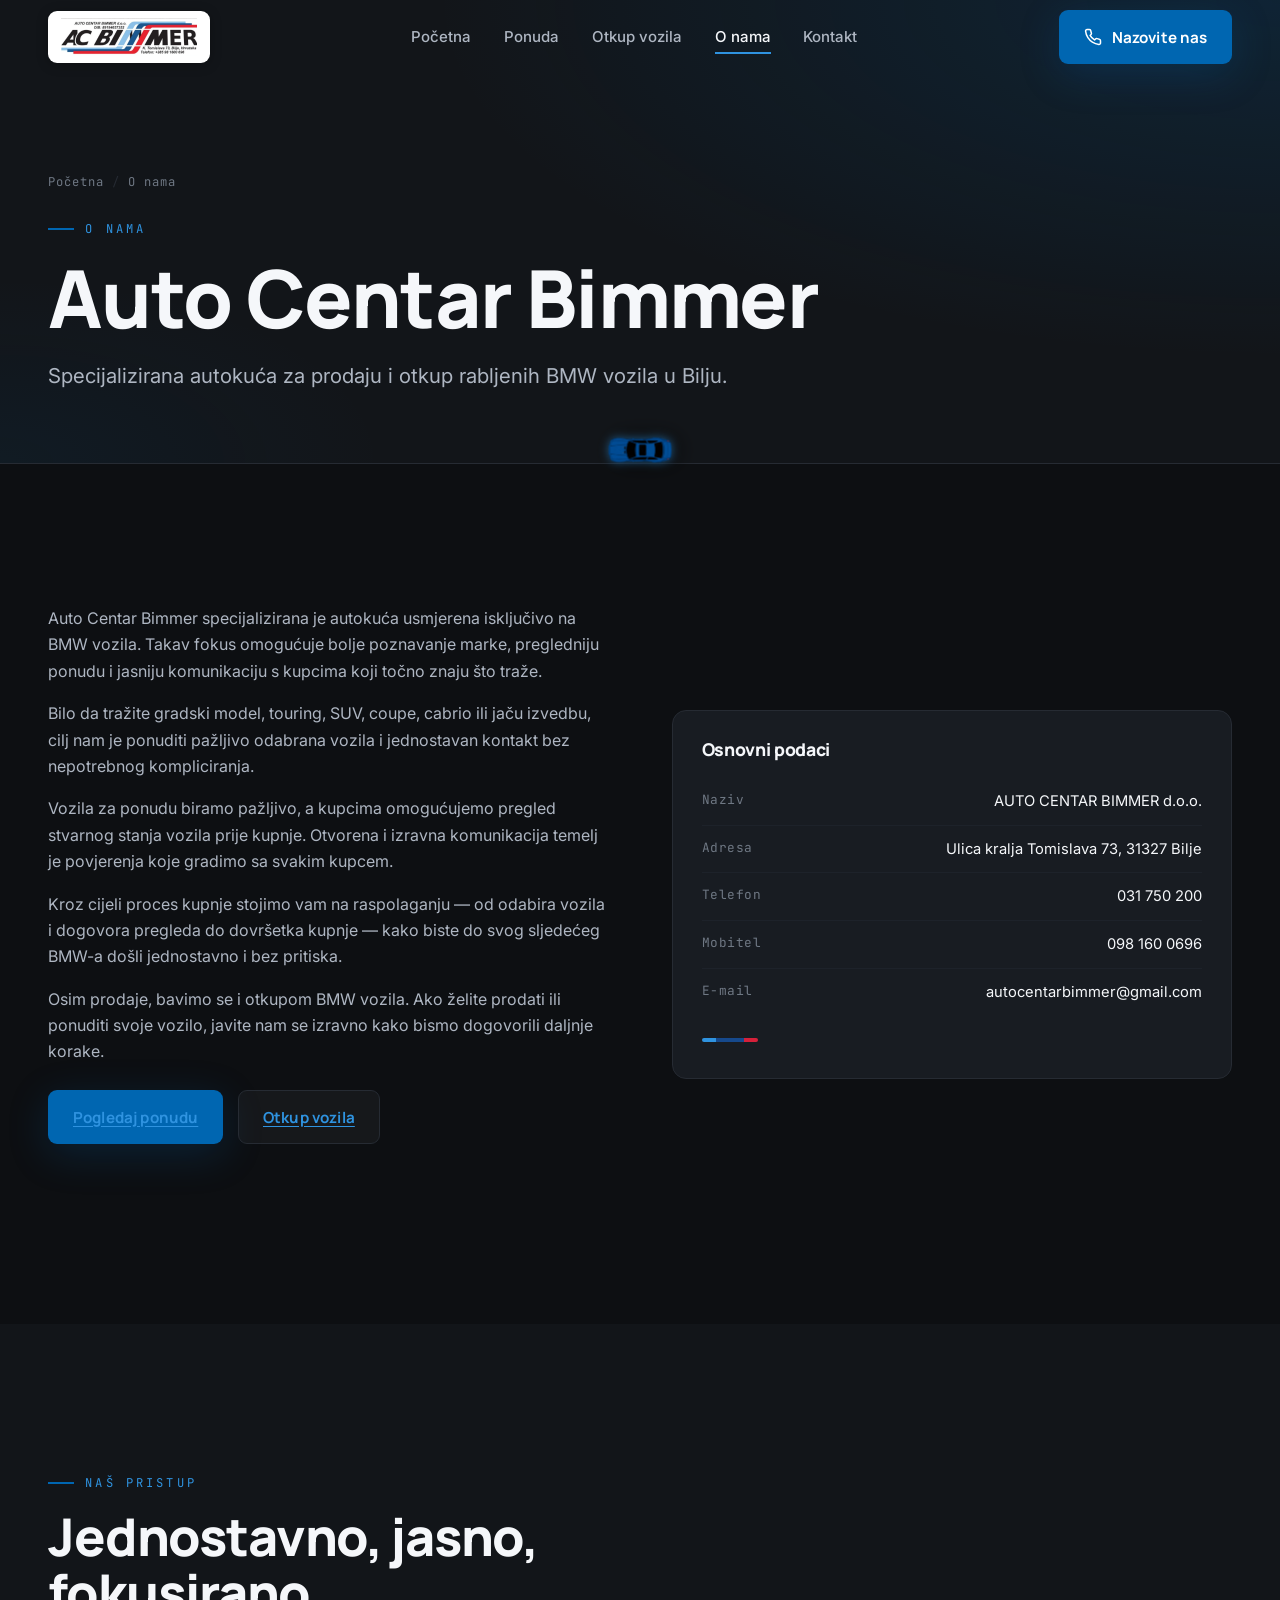
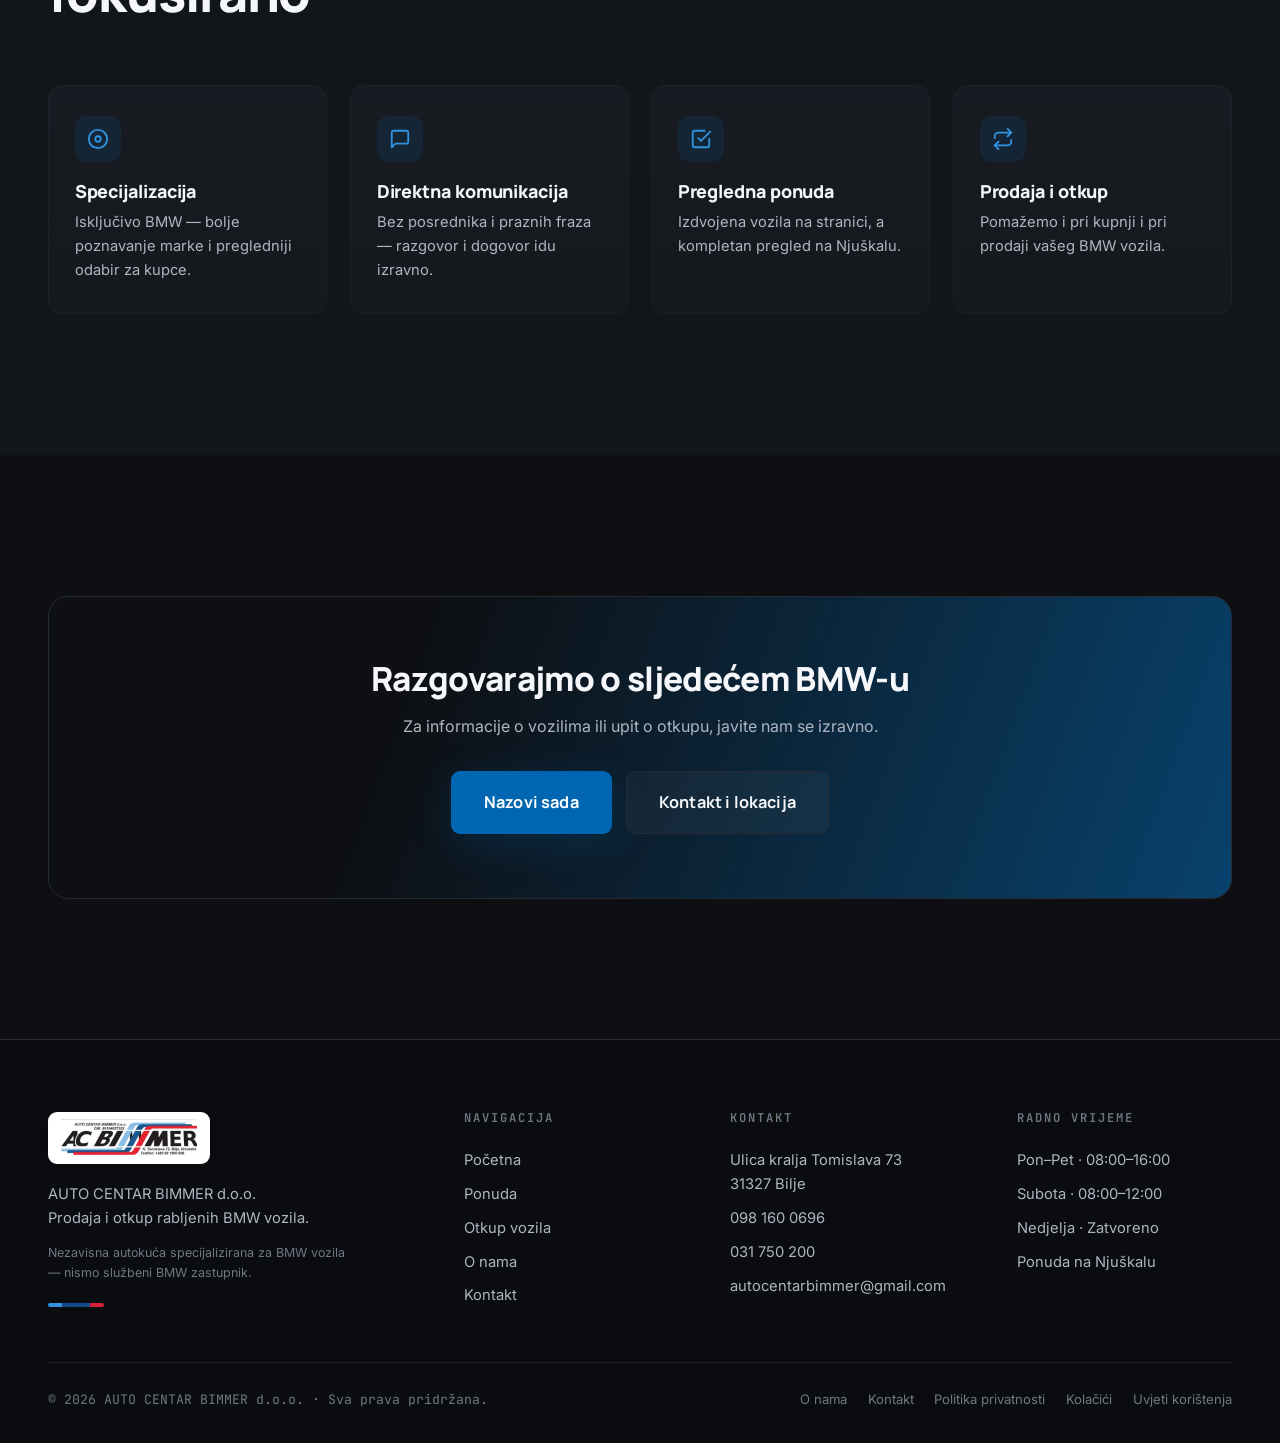
<file: o-nama.html>
<!DOCTYPE html>
<html lang="hr">
<head>
  <meta charset="UTF-8">
  <meta name="viewport" content="width=device-width, initial-scale=1">

  <title>O nama | Auto Centar Bimmer</title>
  <meta name="description" content="Auto Centar Bimmer — specijalizirana autokuća za prodaju i otkup rabljenih BMW vozila u Bilju. Pažljiv odabir, pregled stvarnog stanja vozila te pomoć pri kupnji i prodaji.">
  <meta name="theme-color" content="#0d0f12">
  <link rel="canonical" href="https://autocentarbimmer.hr/o-nama.html">

  <meta property="og:type" content="website">
  <meta property="og:locale" content="hr_HR">
  <meta property="og:site_name" content="Auto Centar Bimmer">
  <meta property="og:title" content="O nama | Auto Centar Bimmer">
  <meta property="og:description" content="Specijalizirana autokuća za BMW vozila u Bilju.">
  <meta property="og:image" content="assets/img/og-image.png">
  <meta name="twitter:card" content="summary_large_image">

  <link rel="icon" type="image/svg+xml" href="assets/img/favicon.svg">
  <link rel="icon" type="image/png" href="assets/img/favicon.png">
  <link rel="apple-touch-icon" href="assets/img/apple-touch-icon.png">

  <link rel="preconnect" href="https://fonts.googleapis.com">
  <link rel="preconnect" href="https://fonts.gstatic.com" crossorigin>
  <link href="https://fonts.googleapis.com/css2?family=Manrope:wght@500;700;800&family=Inter:wght@400;500;600&family=JetBrains+Mono:wght@400;500;600&display=swap" rel="stylesheet">

  <link rel="stylesheet" href="assets/css/main.css">
  <link rel="stylesheet" href="assets/css/animations.css">
  <link rel="stylesheet" href="assets/css/responsive.css">
</head>
<body>

  <!-- HEADER -->
  <header class="header" id="top">
    <div class="header__inner">
      <a class="brand" href="index.html" aria-label="Auto Centar Bimmer — početna">
        <span class="brand__chip"><img src="autocentar-bimmer-assets/logo-autocentar-bimmer.png" alt="Auto Centar Bimmer logo" width="120" height="30"></span>
      </a>
      <nav class="nav" aria-label="Glavna navigacija">
        <a href="index.html">Početna</a>
        <a href="ponuda.html">Ponuda</a>
        <a href="otkup-vozila.html">Otkup vozila</a>
        <a href="o-nama.html" aria-current="page">O nama</a>
        <a href="kontakt.html">Kontakt</a>
      </nav>
      <div class="header__cta">
        <a class="btn btn--primary" href="tel:0981600696">
          <svg viewBox="0 0 24 24" fill="none" stroke="currentColor" stroke-width="2" stroke-linecap="round" stroke-linejoin="round" aria-hidden="true"><path d="M22 16.92v3a2 2 0 0 1-2.18 2 19.79 19.79 0 0 1-8.63-3.07 19.5 19.5 0 0 1-6-6 19.79 19.79 0 0 1-3.07-8.67A2 2 0 0 1 4.11 2h3a2 2 0 0 1 2 1.72c.13.96.36 1.9.7 2.81a2 2 0 0 1-.45 2.11L8.09 9.91a16 16 0 0 0 6 6l1.27-1.27a2 2 0 0 1 2.11-.45c.91.34 1.85.57 2.81.7A2 2 0 0 1 22 16.92z"/></svg>
          Nazovite nas
        </a>
        <button class="burger" aria-label="Otvori izbornik" aria-expanded="false" aria-controls="mobileMenu"><span></span><span></span><span></span></button>
      </div>
    </div>
  </header>
  <nav class="mobile-menu" id="mobileMenu" aria-label="Mobilna navigacija">
    <a class="m-link" href="index.html">Početna</a>
    <a class="m-link" href="ponuda.html">Ponuda</a>
    <a class="m-link" href="otkup-vozila.html">Otkup vozila</a>
    <a class="m-link" href="o-nama.html">O nama</a>
    <a class="m-link" href="kontakt.html">Kontakt</a>
    <a class="btn btn--primary btn--lg" href="tel:0981600696">Nazovite nas — 098 160 0696</a>
  </nav>

  <main>
    <!-- PAGE HERO -->
    <section class="page-hero">
      <div class="container">
        <div class="crumb"><a href="index.html">Početna</a><span>/</span>O nama</div>
        <span class="eyebrow">O nama</span>
        <h1 class="h-xl">Auto Centar Bimmer</h1>
        <p class="lead">Specijalizirana autokuća za prodaju i otkup rabljenih BMW vozila u Bilju.</p>
      </div>
    </section>

    <!-- STORY + DATA -->
    <section class="section">
      <div class="container">
        <div class="split">
          <div class="prose reveal">
            <p>Auto Centar Bimmer specijalizirana je autokuća usmjerena isključivo na BMW vozila. Takav fokus omogućuje bolje poznavanje marke, pregledniju ponudu i jasniju komunikaciju s kupcima koji točno znaju što traže.</p>
            <p>Bilo da tražite gradski model, touring, SUV, coupe, cabrio ili jaču izvedbu, cilj nam je ponuditi pažljivo odabrana vozila i jednostavan kontakt bez nepotrebnog kompliciranja.</p>
            <p>Vozila za ponudu biramo pažljivo, a kupcima omogućujemo pregled stvarnog stanja vozila prije kupnje. Otvorena i izravna komunikacija temelj je povjerenja koje gradimo sa svakim kupcem.</p>
            <p>Kroz cijeli proces kupnje stojimo vam na raspolaganju — od odabira vozila i dogovora pregleda do dovršetka kupnje — kako biste do svog sljedećeg BMW-a došli jednostavno i bez pritiska.</p>
            <p>Osim prodaje, bavimo se i otkupom BMW vozila. Ako želite prodati ili ponuditi svoje vozilo, javite nam se izravno kako bismo dogovorili daljnje korake.</p>
            <div class="hero__actions" style="margin-top:1.6rem;">
              <a class="btn btn--primary" href="ponuda.html">Pogledaj ponudu</a>
              <a class="btn btn--ghost" href="otkup-vozila.html">Otkup vozila</a>
            </div>
          </div>

          <div class="reveal d-1">
            <div class="data-card">
              <h3>Osnovni podaci</h3>
              <dl>
                <div class="data-row"><dt>Naziv</dt><dd>AUTO CENTAR BIMMER d.o.o.</dd></div>
                <div class="data-row"><dt>Adresa</dt><dd>Ulica kralja Tomislava 73, 31327 Bilje</dd></div>
                <div class="data-row"><dt>Telefon</dt><dd><a href="tel:031750200">031 750 200</a></dd></div>
                <div class="data-row"><dt>Mobitel</dt><dd><a href="tel:0981600696">098 160 0696</a></dd></div>
                <div class="data-row"><dt>E-mail</dt><dd><a href="mailto:autocentarbimmer@gmail.com">autocentarbimmer@gmail.com</a></dd></div>
              </dl>
              <span class="mstripe" aria-hidden="true" style="margin-top:1.4rem;"><i></i><i></i><i></i></span>
            </div>
          </div>
        </div>
      </div>
    </section>

    <!-- VALUES -->
    <section class="section section--alt">
      <div class="container">
        <div class="sec-head reveal">
          <span class="eyebrow">Naš pristup</span>
          <h2 class="h-lg">Jednostavno, jasno, fokusirano</h2>
        </div>
        <div class="feature-grid">
          <div class="feature reveal">
            <div class="feature__ico" aria-hidden="true"><svg viewBox="0 0 24 24" fill="none" stroke="currentColor" stroke-width="2" stroke-linecap="round" stroke-linejoin="round"><circle cx="12" cy="12" r="10"/><circle cx="12" cy="12" r="3"/></svg></div>
            <h3>Specijalizacija</h3>
            <p>Isključivo BMW — bolje poznavanje marke i pregledniji odabir za kupce.</p>
          </div>
          <div class="feature reveal d-1">
            <div class="feature__ico" aria-hidden="true"><svg viewBox="0 0 24 24" fill="none" stroke="currentColor" stroke-width="2" stroke-linecap="round" stroke-linejoin="round"><path d="M21 15a2 2 0 0 1-2 2H7l-4 4V5a2 2 0 0 1 2-2h14a2 2 0 0 1 2 2z"/></svg></div>
            <h3>Direktna komunikacija</h3>
            <p>Bez posrednika i praznih fraza — razgovor i dogovor idu izravno.</p>
          </div>
          <div class="feature reveal d-2">
            <div class="feature__ico" aria-hidden="true"><svg viewBox="0 0 24 24" fill="none" stroke="currentColor" stroke-width="2" stroke-linecap="round" stroke-linejoin="round"><polyline points="9 11 12 14 22 4"/><path d="M21 12v7a2 2 0 0 1-2 2H5a2 2 0 0 1-2-2V5a2 2 0 0 1 2-2h11"/></svg></div>
            <h3>Pregledna ponuda</h3>
            <p>Izdvojena vozila na stranici, a kompletan pregled na Njuškalu.</p>
          </div>
          <div class="feature reveal d-3">
            <div class="feature__ico" aria-hidden="true"><svg viewBox="0 0 24 24" fill="none" stroke="currentColor" stroke-width="2" stroke-linecap="round" stroke-linejoin="round"><path d="M17 1l4 4-4 4"/><path d="M3 11V9a4 4 0 0 1 4-4h14"/><path d="M7 23l-4-4 4-4"/><path d="M21 13v2a4 4 0 0 1-4 4H3"/></svg></div>
            <h3>Prodaja i otkup</h3>
            <p>Pomažemo i pri kupnji i pri prodaji vašeg BMW vozila.</p>
          </div>
        </div>
      </div>
    </section>

    <!-- CTA -->
    <section class="section">
      <div class="container">
        <div class="cta-band reveal">
          <h2 class="h-md">Razgovarajmo o sljedećem BMW-u</h2>
          <p>Za informacije o vozilima ili upit o otkupu, javite nam se izravno.</p>
          <div class="cta-band__actions">
            <a class="btn btn--primary btn--lg" href="tel:0981600696">Nazovi sada</a>
            <a class="btn btn--ghost btn--lg" href="kontakt.html">Kontakt i lokacija</a>
          </div>
        </div>
      </div>
    </section>
  </main>

  <!-- FOOTER -->
  <footer class="footer">
    <div class="container">
      <div class="footer__top">
        <div class="footer__brand">
          <span class="brand__chip"><img src="autocentar-bimmer-assets/logo-autocentar-bimmer.png" alt="Auto Centar Bimmer logo" width="120" height="30"></span>
          <p>AUTO CENTAR BIMMER d.o.o.<br>Prodaja i otkup rabljenih BMW vozila.</p>
          <p class="footer__disclaimer">Nezavisna autokuća specijalizirana za BMW vozila — nismo službeni BMW zastupnik.</p>
          <span class="mstripe" aria-hidden="true"><i></i><i></i><i></i></span>
        </div>
        <div class="footer__col">
          <h4>Navigacija</h4>
          <a href="index.html">Početna</a>
          <a href="ponuda.html">Ponuda</a>
          <a href="otkup-vozila.html">Otkup vozila</a>
          <a href="o-nama.html">O nama</a>
          <a href="kontakt.html">Kontakt</a>
        </div>
        <div class="footer__col">
          <h4>Kontakt</h4>
          <p>Ulica kralja Tomislava 73<br>31327 Bilje</p>
          <a href="tel:0981600696">098 160 0696</a>
          <a href="tel:031750200">031 750 200</a>
          <a href="mailto:autocentarbimmer@gmail.com">autocentarbimmer@gmail.com</a>
        </div>
        <div class="footer__col">
          <h4>Radno vrijeme</h4>
          <p>Pon–Pet · 08:00–16:00</p>
          <p>Subota · 08:00–12:00</p>
          <p>Nedjelja · Zatvoreno</p>
          <a href="https://www.njuskalo.hr/trgovina/autocentarbimmer" target="_blank" rel="noopener">Ponuda na Njuškalu</a>
        </div>
      </div>
      <div class="footer__bottom">
        <span class="footer__legal">© <span data-year>2026</span> AUTO CENTAR BIMMER d.o.o. · Sva prava pridržana.</span>
        <nav class="footer__legal-nav" aria-label="Pravne informacije">
          <a href="o-nama.html">O nama</a>
          <a href="kontakt.html">Kontakt</a>
          <a href="politika-privatnosti.html">Politika privatnosti</a>
          <a href="kolacici.html">Kolačići</a>
          <a href="uvjeti-koristenja.html">Uvjeti korištenja</a>
        </nav>
      </div>
    </div>
  </footer>

  <button class="to-top" aria-label="Natrag na vrh">
    <svg viewBox="0 0 24 24" fill="none" stroke="currentColor" stroke-width="2" stroke-linecap="round" stroke-linejoin="round" aria-hidden="true"><line x1="12" y1="19" x2="12" y2="5"/><polyline points="5 12 12 5 19 12"/></svg>
  </button>

  <script src="assets/js/main.js" defer></script>
  <script src="assets/js/cursor-car.js" defer></script>
  <script src="assets/js/premium-fx.js" defer></script>
</body>
</html>
</file>
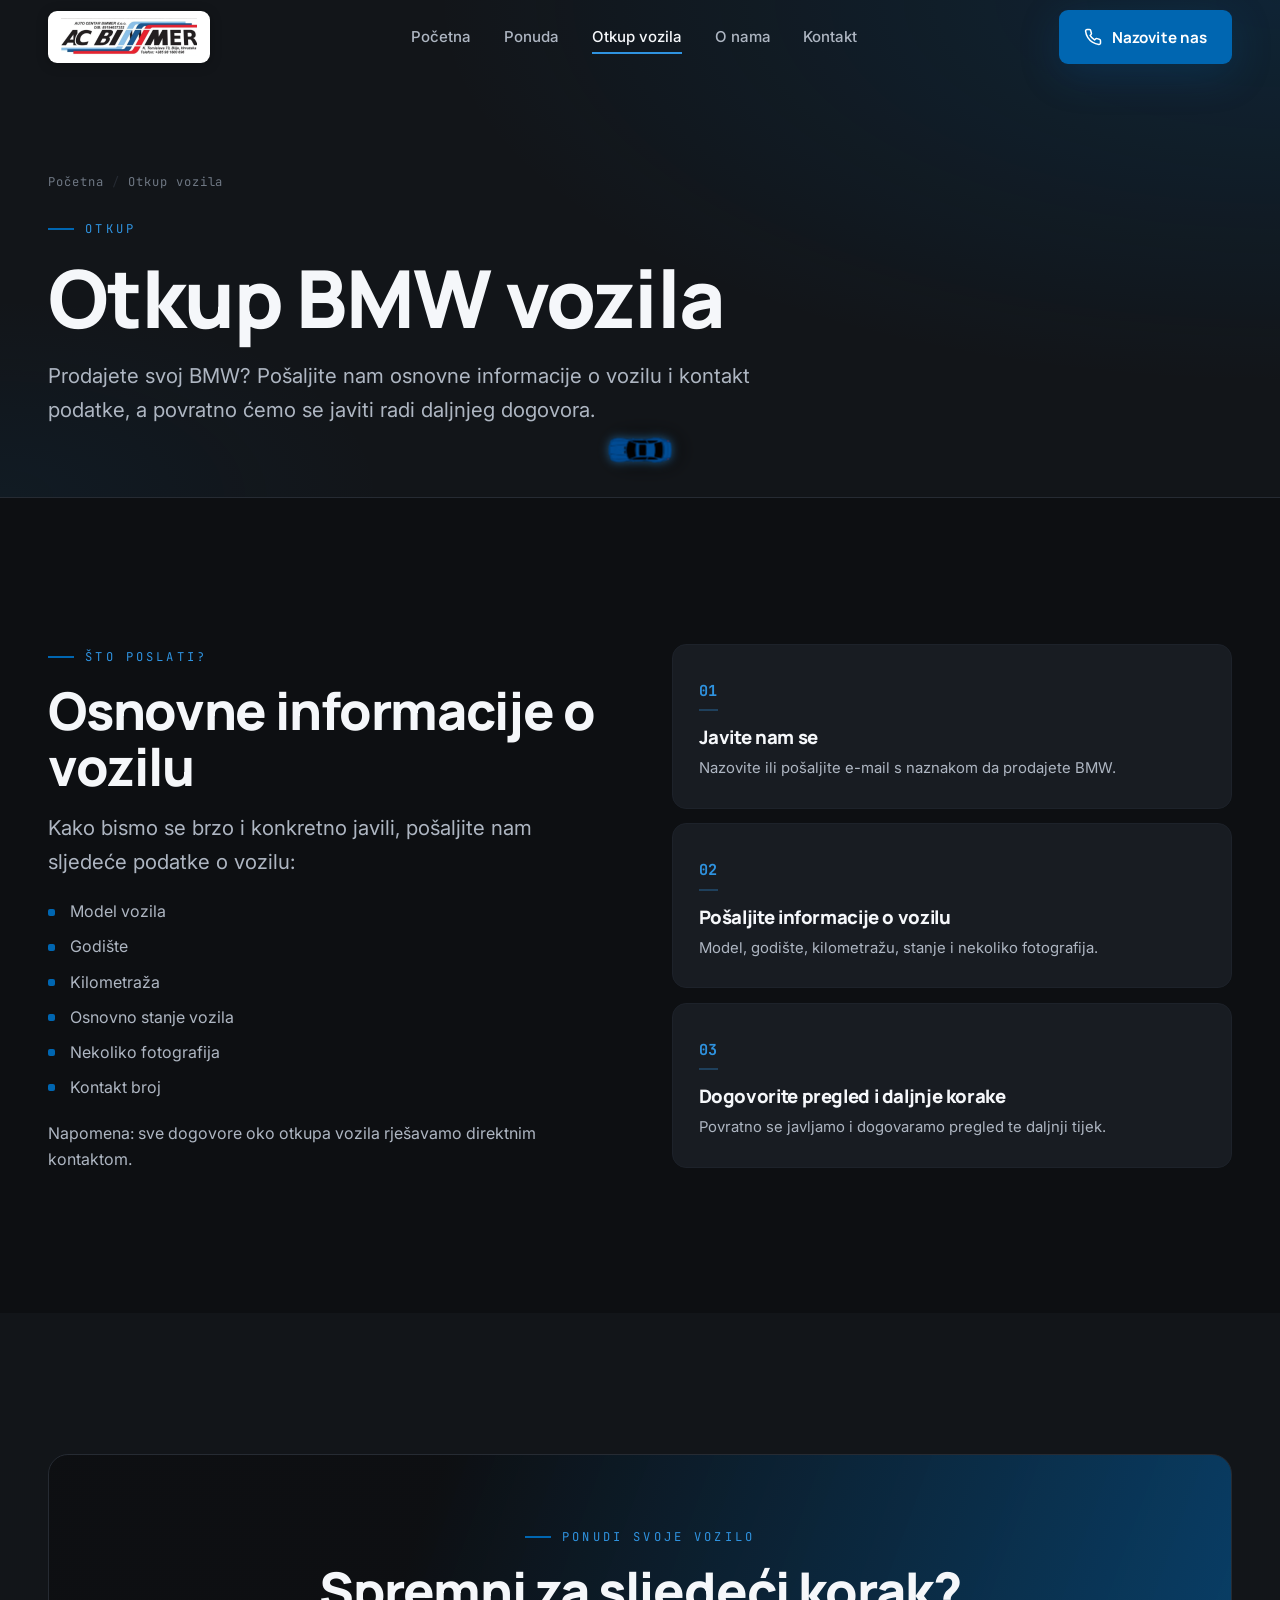
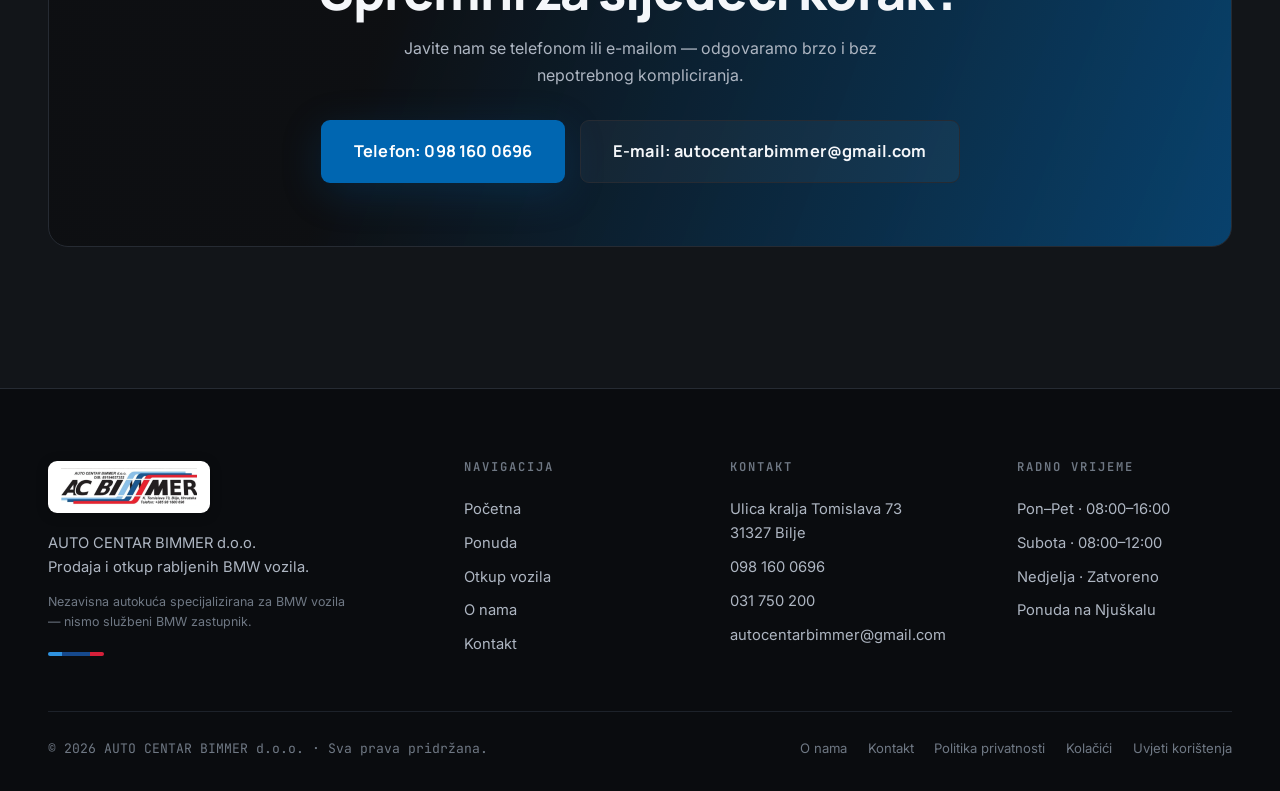
<file: otkup-vozila.html>
<!DOCTYPE html>
<html lang="hr">
<head>
  <meta charset="UTF-8">
  <meta name="viewport" content="width=device-width, initial-scale=1">

  <title>Otkup BMW vozila | Auto Centar Bimmer</title>
  <meta name="description" content="Prodajete svoj BMW? Pošaljite osnovne informacije o vozilu i kontakt podatke, a Auto Centar Bimmer iz Bilja javlja se radi daljnjeg dogovora.">
  <meta name="theme-color" content="#0d0f12">
  <link rel="canonical" href="https://autocentarbimmer.hr/otkup-vozila.html">

  <meta property="og:type" content="website">
  <meta property="og:locale" content="hr_HR">
  <meta property="og:site_name" content="Auto Centar Bimmer">
  <meta property="og:title" content="Otkup BMW vozila | Auto Centar Bimmer">
  <meta property="og:description" content="Prodajete svoj BMW? Javite nam se za otkup vozila.">
  <meta property="og:image" content="assets/img/og-image.png">
  <meta name="twitter:card" content="summary_large_image">

  <link rel="icon" type="image/svg+xml" href="assets/img/favicon.svg">
  <link rel="icon" type="image/png" href="assets/img/favicon.png">
  <link rel="apple-touch-icon" href="assets/img/apple-touch-icon.png">

  <link rel="preconnect" href="https://fonts.googleapis.com">
  <link rel="preconnect" href="https://fonts.gstatic.com" crossorigin>
  <link href="https://fonts.googleapis.com/css2?family=Manrope:wght@500;700;800&family=Inter:wght@400;500;600&family=JetBrains+Mono:wght@400;500;600&display=swap" rel="stylesheet">

  <link rel="stylesheet" href="assets/css/main.css">
  <link rel="stylesheet" href="assets/css/animations.css">
  <link rel="stylesheet" href="assets/css/responsive.css">
</head>
<body>

  <!-- HEADER -->
  <header class="header" id="top">
    <div class="header__inner">
      <a class="brand" href="index.html" aria-label="Auto Centar Bimmer — početna">
        <span class="brand__chip"><img src="autocentar-bimmer-assets/logo-autocentar-bimmer.png" alt="Auto Centar Bimmer logo" width="120" height="30"></span>
      </a>
      <nav class="nav" aria-label="Glavna navigacija">
        <a href="index.html">Početna</a>
        <a href="ponuda.html">Ponuda</a>
        <a href="otkup-vozila.html" aria-current="page">Otkup vozila</a>
        <a href="o-nama.html">O nama</a>
        <a href="kontakt.html">Kontakt</a>
      </nav>
      <div class="header__cta">
        <a class="btn btn--primary" href="tel:0981600696">
          <svg viewBox="0 0 24 24" fill="none" stroke="currentColor" stroke-width="2" stroke-linecap="round" stroke-linejoin="round" aria-hidden="true"><path d="M22 16.92v3a2 2 0 0 1-2.18 2 19.79 19.79 0 0 1-8.63-3.07 19.5 19.5 0 0 1-6-6 19.79 19.79 0 0 1-3.07-8.67A2 2 0 0 1 4.11 2h3a2 2 0 0 1 2 1.72c.13.96.36 1.9.7 2.81a2 2 0 0 1-.45 2.11L8.09 9.91a16 16 0 0 0 6 6l1.27-1.27a2 2 0 0 1 2.11-.45c.91.34 1.85.57 2.81.7A2 2 0 0 1 22 16.92z"/></svg>
          Nazovite nas
        </a>
        <button class="burger" aria-label="Otvori izbornik" aria-expanded="false" aria-controls="mobileMenu"><span></span><span></span><span></span></button>
      </div>
    </div>
  </header>
  <nav class="mobile-menu" id="mobileMenu" aria-label="Mobilna navigacija">
    <a class="m-link" href="index.html">Početna</a>
    <a class="m-link" href="ponuda.html">Ponuda</a>
    <a class="m-link" href="otkup-vozila.html">Otkup vozila</a>
    <a class="m-link" href="o-nama.html">O nama</a>
    <a class="m-link" href="kontakt.html">Kontakt</a>
    <a class="btn btn--primary btn--lg" href="tel:0981600696">Nazovite nas — 098 160 0696</a>
  </nav>

  <main>
    <!-- PAGE HERO -->
    <section class="page-hero">
      <div class="container">
        <div class="crumb"><a href="index.html">Početna</a><span>/</span>Otkup vozila</div>
        <span class="eyebrow">Otkup</span>
        <h1 class="h-xl">Otkup BMW vozila</h1>
        <p class="lead">Prodajete svoj BMW? Pošaljite nam osnovne informacije o vozilu i kontakt podatke, a povratno ćemo se javiti radi daljnjeg dogovora.</p>
      </div>
    </section>

    <!-- WHAT TO SEND + STEPS -->
    <section class="section">
      <div class="container">
        <div class="split">
          <div class="reveal">
            <span class="eyebrow">Što poslati?</span>
            <h2 class="h-lg">Osnovne informacije o vozilu</h2>
            <p class="lead" style="margin-top:1rem;">Kako bismo se brzo i konkretno javili, pošaljite nam sljedeće podatke o vozilu:</p>
            <div class="prose" style="margin-top:1.2rem;">
              <ul>
                <li>Model vozila</li>
                <li>Godište</li>
                <li>Kilometraža</li>
                <li>Osnovno stanje vozila</li>
                <li>Nekoliko fotografija</li>
                <li>Kontakt broj</li>
              </ul>
            </div>
            <p style="margin-top:.6rem;">Napomena: sve dogovore oko otkupa vozila rješavamo direktnim kontaktom.</p>
          </div>

          <div class="reveal d-1">
            <div class="steps" style="grid-template-columns:1fr; gap:.9rem;">
              <div class="step">
                <span class="step__num">01</span>
                <h3>Javite nam se</h3>
                <p>Nazovite ili pošaljite e-mail s naznakom da prodajete BMW.</p>
              </div>
              <div class="step">
                <span class="step__num">02</span>
                <h3>Pošaljite informacije o vozilu</h3>
                <p>Model, godište, kilometražu, stanje i nekoliko fotografija.</p>
              </div>
              <div class="step">
                <span class="step__num">03</span>
                <h3>Dogovorite pregled i daljnje korake</h3>
                <p>Povratno se javljamo i dogovaramo pregled te daljnji tijek.</p>
              </div>
            </div>
          </div>
        </div>
      </div>
    </section>

    <!-- CTA CONTACT BLOCK -->
    <section class="section section--alt">
      <div class="container">
        <div class="cta-band reveal">
          <span class="eyebrow" style="justify-content:center;">Ponudi svoje vozilo</span>
          <h2 class="h-lg">Spremni za sljedeći korak?</h2>
          <p>Javite nam se telefonom ili e-mailom — odgovaramo brzo i bez nepotrebnog kompliciranja.</p>
          <div class="cta-band__actions">
            <a class="btn btn--primary btn--lg" href="tel:0981600696">Telefon: 098 160 0696</a>
            <a class="btn btn--ghost btn--lg" href="mailto:autocentarbimmer@gmail.com?subject=Otkup%20vozila%20-%20ponuda%20mojeg%20BMW-a&body=Model%20vozila%3A%0AGodi%C5%A1te%3A%0AKilometra%C5%BDa%3A%0AOsnovno%20stanje%3A%0AKontakt%20broj%3A%0A%0A(Molimo%20prilo%C5%BEite%20i%20nekoliko%20fotografija)">E-mail: autocentarbimmer@gmail.com</a>
          </div>
        </div>
      </div>
    </section>
  </main>

  <!-- FOOTER -->
  <footer class="footer">
    <div class="container">
      <div class="footer__top">
        <div class="footer__brand">
          <span class="brand__chip"><img src="autocentar-bimmer-assets/logo-autocentar-bimmer.png" alt="Auto Centar Bimmer logo" width="120" height="30"></span>
          <p>AUTO CENTAR BIMMER d.o.o.<br>Prodaja i otkup rabljenih BMW vozila.</p>
          <p class="footer__disclaimer">Nezavisna autokuća specijalizirana za BMW vozila — nismo službeni BMW zastupnik.</p>
          <span class="mstripe" aria-hidden="true"><i></i><i></i><i></i></span>
        </div>
        <div class="footer__col">
          <h4>Navigacija</h4>
          <a href="index.html">Početna</a>
          <a href="ponuda.html">Ponuda</a>
          <a href="otkup-vozila.html">Otkup vozila</a>
          <a href="o-nama.html">O nama</a>
          <a href="kontakt.html">Kontakt</a>
        </div>
        <div class="footer__col">
          <h4>Kontakt</h4>
          <p>Ulica kralja Tomislava 73<br>31327 Bilje</p>
          <a href="tel:0981600696">098 160 0696</a>
          <a href="tel:031750200">031 750 200</a>
          <a href="mailto:autocentarbimmer@gmail.com">autocentarbimmer@gmail.com</a>
        </div>
        <div class="footer__col">
          <h4>Radno vrijeme</h4>
          <p>Pon–Pet · 08:00–16:00</p>
          <p>Subota · 08:00–12:00</p>
          <p>Nedjelja · Zatvoreno</p>
          <a href="https://www.njuskalo.hr/trgovina/autocentarbimmer" target="_blank" rel="noopener">Ponuda na Njuškalu</a>
        </div>
      </div>
      <div class="footer__bottom">
        <span class="footer__legal">© <span data-year>2026</span> AUTO CENTAR BIMMER d.o.o. · Sva prava pridržana.</span>
        <nav class="footer__legal-nav" aria-label="Pravne informacije">
          <a href="o-nama.html">O nama</a>
          <a href="kontakt.html">Kontakt</a>
          <a href="politika-privatnosti.html">Politika privatnosti</a>
          <a href="kolacici.html">Kolačići</a>
          <a href="uvjeti-koristenja.html">Uvjeti korištenja</a>
        </nav>
      </div>
    </div>
  </footer>

  <button class="to-top" aria-label="Natrag na vrh">
    <svg viewBox="0 0 24 24" fill="none" stroke="currentColor" stroke-width="2" stroke-linecap="round" stroke-linejoin="round" aria-hidden="true"><line x1="12" y1="19" x2="12" y2="5"/><polyline points="5 12 12 5 19 12"/></svg>
  </button>

  <script src="assets/js/main.js" defer></script>
  <script src="assets/js/cursor-car.js" defer></script>
  <script src="assets/js/premium-fx.js" defer></script>
</body>
</html>
</file>
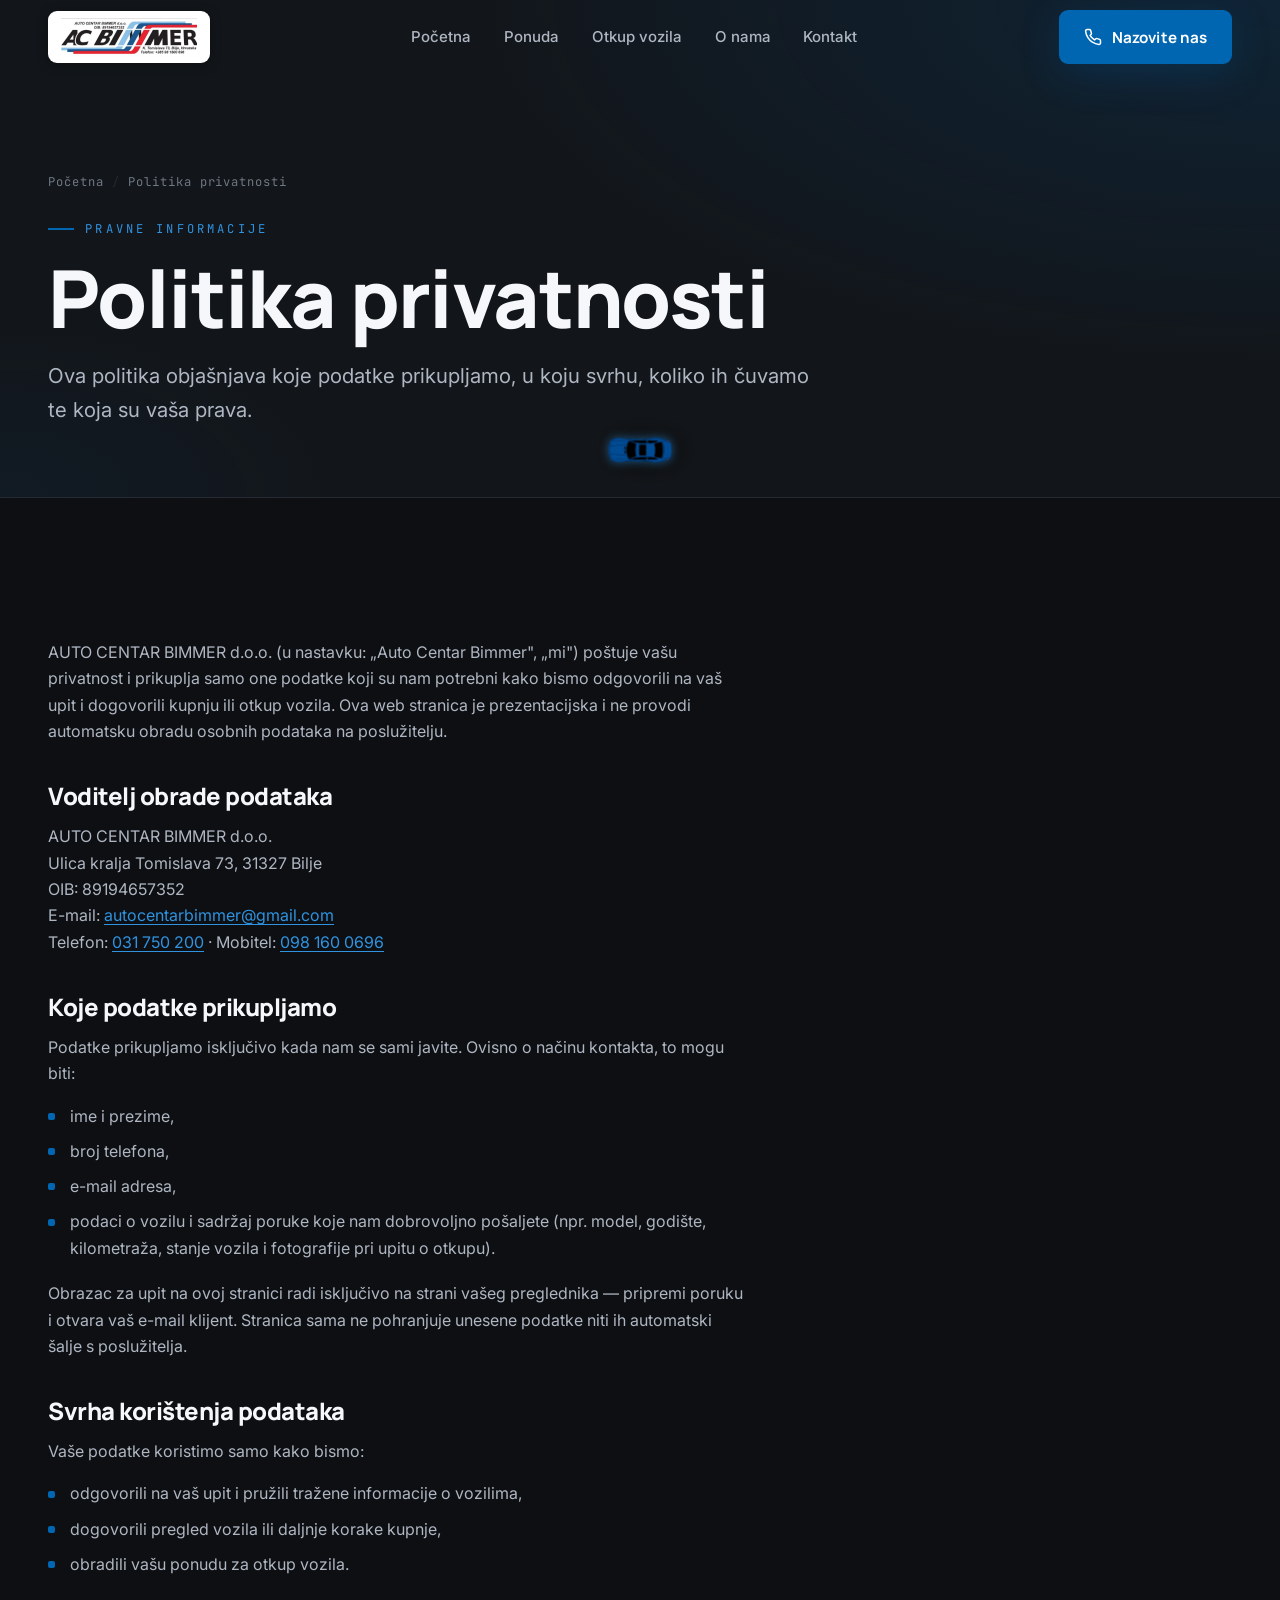
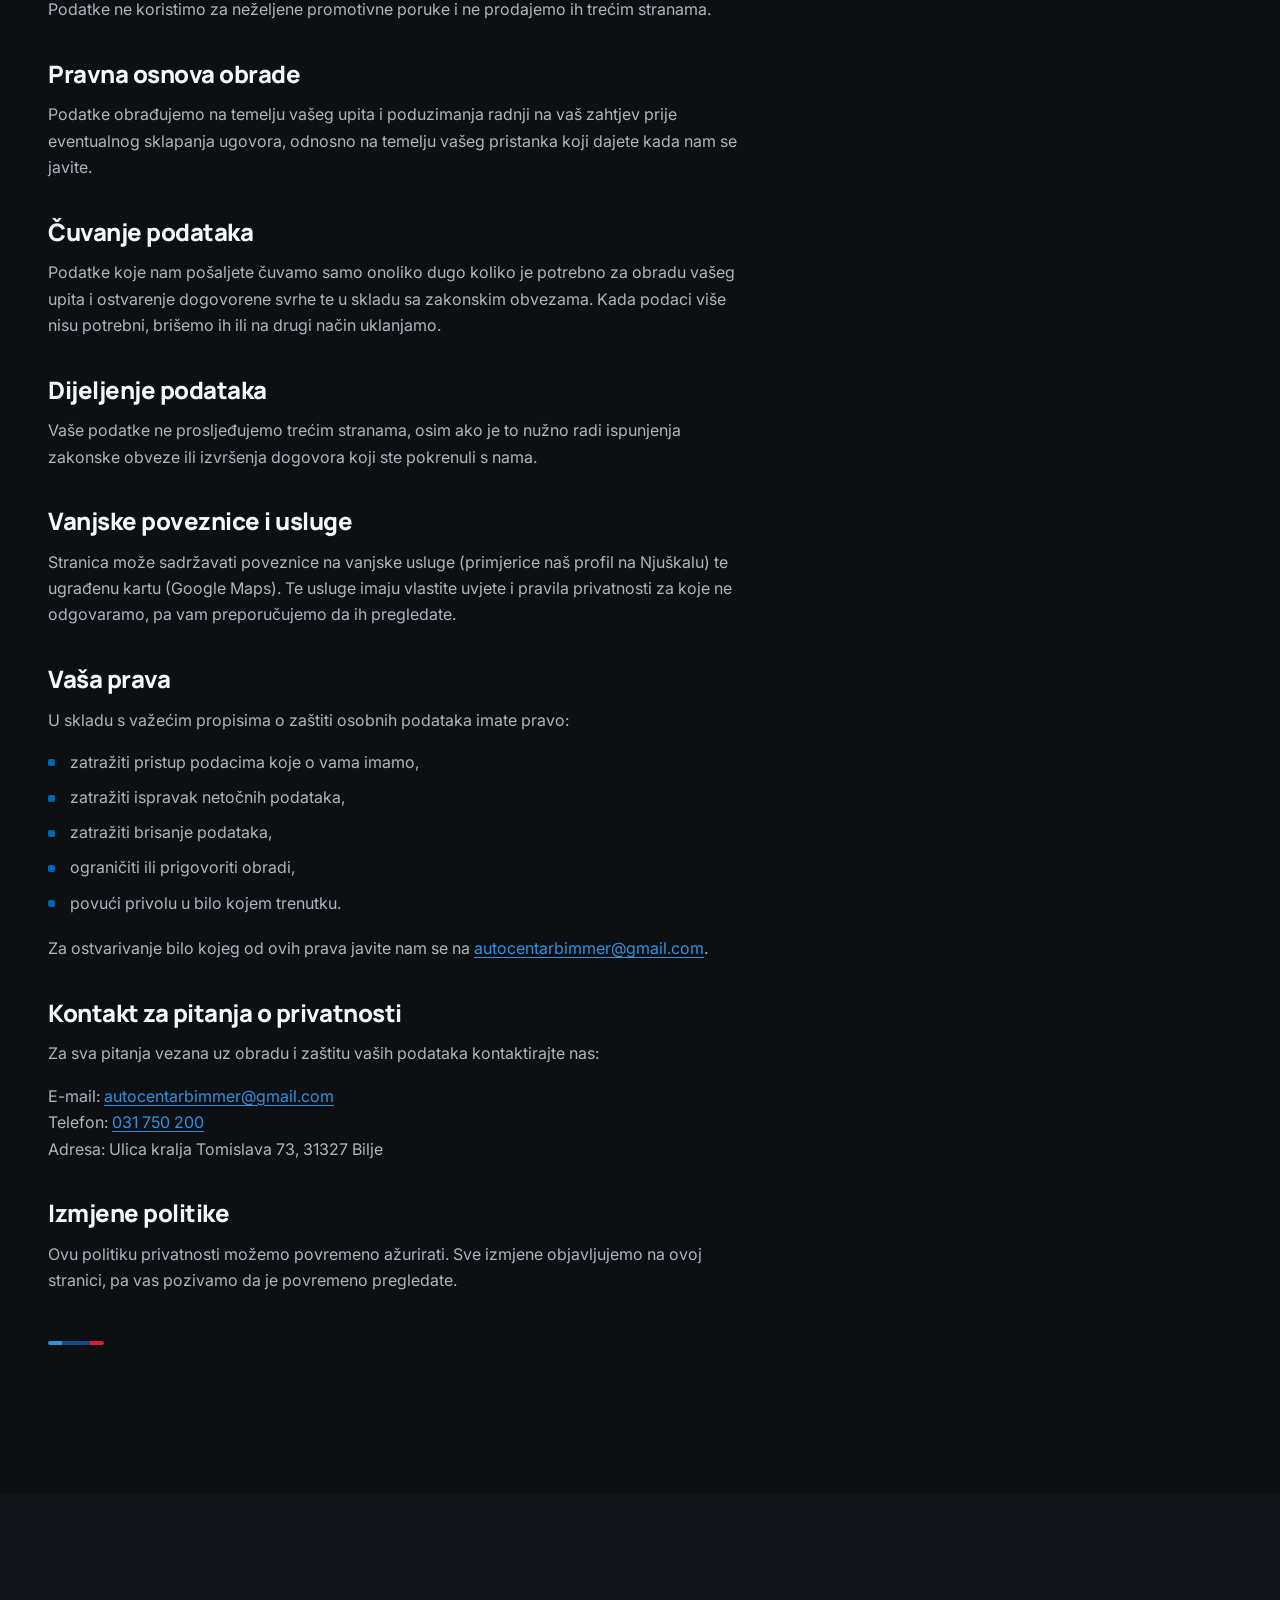
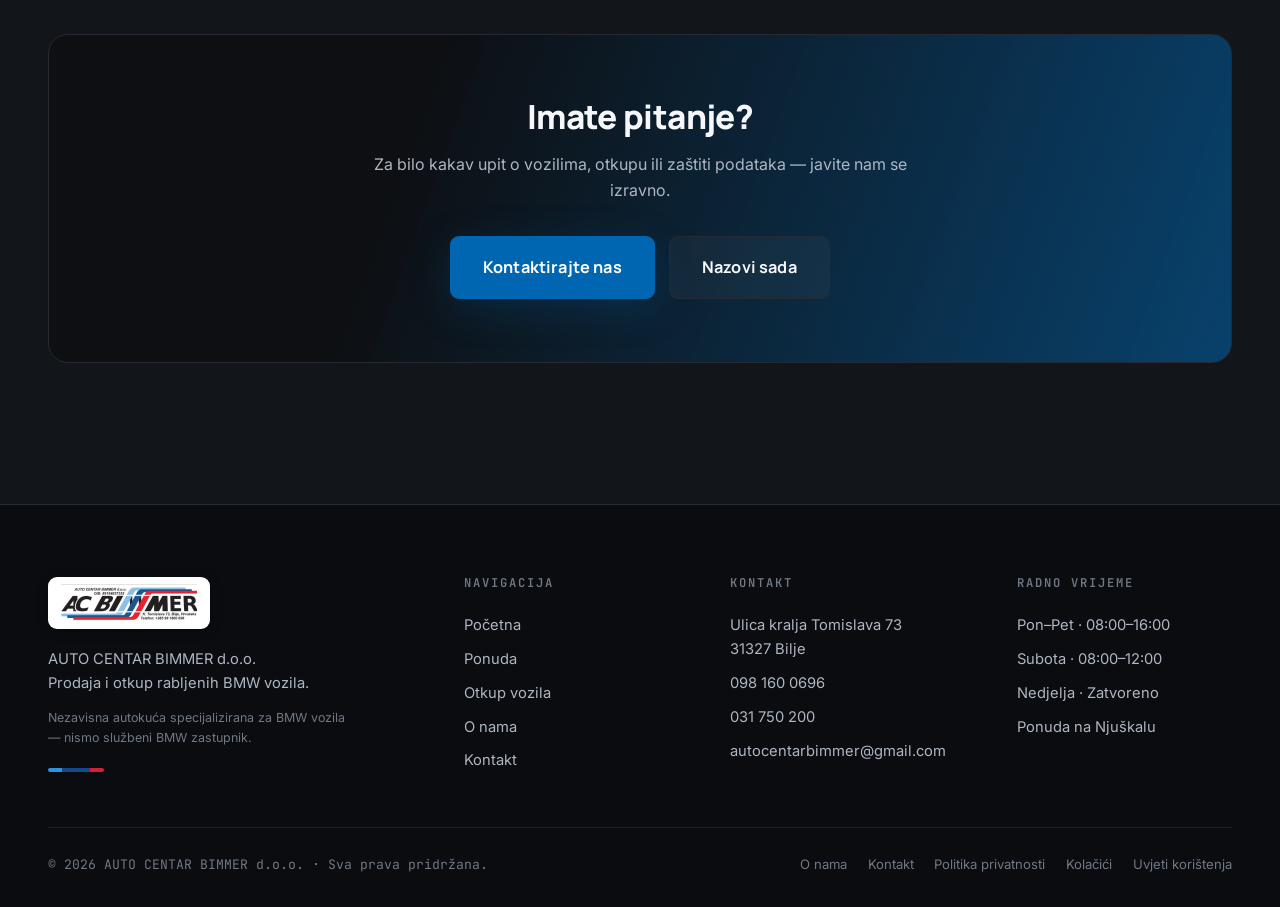
<file: politika-privatnosti.html>
<!DOCTYPE html>
<html lang="hr">
<head>
  <meta charset="UTF-8">
  <meta name="viewport" content="width=device-width, initial-scale=1">

  <title>Politika privatnosti | Auto Centar Bimmer</title>
  <meta name="description" content="Politika privatnosti Auto Centra Bimmer — koje podatke prikupljamo, u koju svrhu, koliko ih čuvamo i koja su vaša prava.">
  <meta name="theme-color" content="#0d0f12">
  <meta name="robots" content="index, follow">
  <link rel="canonical" href="https://autocentarbimmer.hr/politika-privatnosti.html">

  <meta property="og:type" content="website">
  <meta property="og:locale" content="hr_HR">
  <meta property="og:site_name" content="Auto Centar Bimmer">
  <meta property="og:title" content="Politika privatnosti | Auto Centar Bimmer">
  <meta property="og:description" content="Kako Auto Centar Bimmer postupa s vašim podacima.">
  <meta property="og:image" content="assets/img/og-image.png">
  <meta name="twitter:card" content="summary_large_image">

  <link rel="icon" type="image/svg+xml" href="assets/img/favicon.svg">
  <link rel="icon" type="image/png" href="assets/img/favicon.png">
  <link rel="apple-touch-icon" href="assets/img/apple-touch-icon.png">

  <link rel="preconnect" href="https://fonts.googleapis.com">
  <link rel="preconnect" href="https://fonts.gstatic.com" crossorigin>
  <link href="https://fonts.googleapis.com/css2?family=Manrope:wght@500;700;800&family=Inter:wght@400;500;600&family=JetBrains+Mono:wght@400;500;600&display=swap" rel="stylesheet">

  <link rel="stylesheet" href="assets/css/main.css">
  <link rel="stylesheet" href="assets/css/animations.css">
  <link rel="stylesheet" href="assets/css/responsive.css">
</head>
<body>

  <!-- HEADER -->
  <header class="header" id="top">
    <div class="header__inner">
      <a class="brand" href="index.html" aria-label="Auto Centar Bimmer — početna">
        <span class="brand__chip"><img src="autocentar-bimmer-assets/logo-autocentar-bimmer.png" alt="Auto Centar Bimmer logo" width="120" height="30"></span>
      </a>
      <nav class="nav" aria-label="Glavna navigacija">
        <a href="index.html">Početna</a>
        <a href="ponuda.html">Ponuda</a>
        <a href="otkup-vozila.html">Otkup vozila</a>
        <a href="o-nama.html">O nama</a>
        <a href="kontakt.html">Kontakt</a>
      </nav>
      <div class="header__cta">
        <a class="btn btn--primary" href="tel:0981600696">
          <svg viewBox="0 0 24 24" fill="none" stroke="currentColor" stroke-width="2" stroke-linecap="round" stroke-linejoin="round" aria-hidden="true"><path d="M22 16.92v3a2 2 0 0 1-2.18 2 19.79 19.79 0 0 1-8.63-3.07 19.5 19.5 0 0 1-6-6 19.79 19.79 0 0 1-3.07-8.67A2 2 0 0 1 4.11 2h3a2 2 0 0 1 2 1.72c.13.96.36 1.9.7 2.81a2 2 0 0 1-.45 2.11L8.09 9.91a16 16 0 0 0 6 6l1.27-1.27a2 2 0 0 1 2.11-.45c.91.34 1.85.57 2.81.7A2 2 0 0 1 22 16.92z"/></svg>
          Nazovite nas
        </a>
        <button class="burger" aria-label="Otvori izbornik" aria-expanded="false" aria-controls="mobileMenu"><span></span><span></span><span></span></button>
      </div>
    </div>
  </header>
  <nav class="mobile-menu" id="mobileMenu" aria-label="Mobilna navigacija">
    <a class="m-link" href="index.html">Početna</a>
    <a class="m-link" href="ponuda.html">Ponuda</a>
    <a class="m-link" href="otkup-vozila.html">Otkup vozila</a>
    <a class="m-link" href="o-nama.html">O nama</a>
    <a class="m-link" href="kontakt.html">Kontakt</a>
    <a class="btn btn--primary btn--lg" href="tel:0981600696">Nazovite nas — 098 160 0696</a>
  </nav>

  <main>
    <!-- PAGE HERO -->
    <section class="page-hero">
      <div class="container">
        <div class="crumb"><a href="index.html">Početna</a><span>/</span>Politika privatnosti</div>
        <span class="eyebrow">Pravne informacije</span>
        <h1 class="h-xl">Politika privatnosti</h1>
        <p class="lead">Ova politika objašnjava koje podatke prikupljamo, u koju svrhu, koliko ih čuvamo te koja su vaša prava.</p>
      </div>
    </section>

    <!-- POLICY CONTENT -->
    <section class="section">
      <div class="container">
        <div class="prose reveal">
          <p>AUTO CENTAR BIMMER d.o.o. (u nastavku: „Auto Centar Bimmer", „mi") poštuje vašu privatnost i prikuplja samo one podatke koji su nam potrebni kako bismo odgovorili na vaš upit i dogovorili kupnju ili otkup vozila. Ova web stranica je prezentacijska i ne provodi automatsku obradu osobnih podataka na poslužitelju.</p>

          <h2>Voditelj obrade podataka</h2>
          <p>
            AUTO CENTAR BIMMER d.o.o.<br>
            Ulica kralja Tomislava 73, 31327 Bilje<br>
            OIB: 89194657352<br>
            E-mail: <a href="mailto:autocentarbimmer@gmail.com">autocentarbimmer@gmail.com</a><br>
            Telefon: <a href="tel:031750200">031 750 200</a> · Mobitel: <a href="tel:0981600696">098 160 0696</a>
          </p>

          <h2>Koje podatke prikupljamo</h2>
          <p>Podatke prikupljamo isključivo kada nam se sami javite. Ovisno o načinu kontakta, to mogu biti:</p>
          <ul>
            <li>ime i prezime,</li>
            <li>broj telefona,</li>
            <li>e-mail adresa,</li>
            <li>podaci o vozilu i sadržaj poruke koje nam dobrovoljno pošaljete (npr. model, godište, kilometraža, stanje vozila i fotografije pri upitu o otkupu).</li>
          </ul>
          <p>Obrazac za upit na ovoj stranici radi isključivo na strani vašeg preglednika — pripremi poruku i otvara vaš e-mail klijent. Stranica sama ne pohranjuje unesene podatke niti ih automatski šalje s poslužitelja.</p>

          <h2>Svrha korištenja podataka</h2>
          <p>Vaše podatke koristimo samo kako bismo:</p>
          <ul>
            <li>odgovorili na vaš upit i pružili tražene informacije o vozilima,</li>
            <li>dogovorili pregled vozila ili daljnje korake kupnje,</li>
            <li>obradili vašu ponudu za otkup vozila.</li>
          </ul>
          <p>Podatke ne koristimo za neželjene promotivne poruke i ne prodajemo ih trećim stranama.</p>

          <h2>Pravna osnova obrade</h2>
          <p>Podatke obrađujemo na temelju vašeg upita i poduzimanja radnji na vaš zahtjev prije eventualnog sklapanja ugovora, odnosno na temelju vašeg pristanka koji dajete kada nam se javite.</p>

          <h2>Čuvanje podataka</h2>
          <p>Podatke koje nam pošaljete čuvamo samo onoliko dugo koliko je potrebno za obradu vašeg upita i ostvarenje dogovorene svrhe te u skladu sa zakonskim obvezama. Kada podaci više nisu potrebni, brišemo ih ili na drugi način uklanjamo.</p>

          <h2>Dijeljenje podataka</h2>
          <p>Vaše podatke ne prosljeđujemo trećim stranama, osim ako je to nužno radi ispunjenja zakonske obveze ili izvršenja dogovora koji ste pokrenuli s nama.</p>

          <h2>Vanjske poveznice i usluge</h2>
          <p>Stranica može sadržavati poveznice na vanjske usluge (primjerice naš profil na Njuškalu) te ugrađenu kartu (Google Maps). Te usluge imaju vlastite uvjete i pravila privatnosti za koje ne odgovaramo, pa vam preporučujemo da ih pregledate.</p>

          <h2>Vaša prava</h2>
          <p>U skladu s važećim propisima o zaštiti osobnih podataka imate pravo:</p>
          <ul>
            <li>zatražiti pristup podacima koje o vama imamo,</li>
            <li>zatražiti ispravak netočnih podataka,</li>
            <li>zatražiti brisanje podataka,</li>
            <li>ograničiti ili prigovoriti obradi,</li>
            <li>povući privolu u bilo kojem trenutku.</li>
          </ul>
          <p>Za ostvarivanje bilo kojeg od ovih prava javite nam se na <a href="mailto:autocentarbimmer@gmail.com">autocentarbimmer@gmail.com</a>.</p>

          <h2>Kontakt za pitanja o privatnosti</h2>
          <p>Za sva pitanja vezana uz obradu i zaštitu vaših podataka kontaktirajte nas:</p>
          <p>
            E-mail: <a href="mailto:autocentarbimmer@gmail.com">autocentarbimmer@gmail.com</a><br>
            Telefon: <a href="tel:031750200">031 750 200</a><br>
            Adresa: Ulica kralja Tomislava 73, 31327 Bilje
          </p>

          <h2>Izmjene politike</h2>
          <p>Ovu politiku privatnosti možemo povremeno ažurirati. Sve izmjene objavljujemo na ovoj stranici, pa vas pozivamo da je povremeno pregledate.</p>

          <span class="mstripe" aria-hidden="true" style="margin-top:2rem;"><i></i><i></i><i></i></span>
        </div>
      </div>
    </section>

    <!-- CTA -->
    <section class="section section--alt">
      <div class="container">
        <div class="cta-band reveal">
          <h2 class="h-md">Imate pitanje?</h2>
          <p>Za bilo kakav upit o vozilima, otkupu ili zaštiti podataka — javite nam se izravno.</p>
          <div class="cta-band__actions">
            <a class="btn btn--primary btn--lg" href="kontakt.html">Kontaktirajte nas</a>
            <a class="btn btn--ghost btn--lg" href="tel:0981600696">Nazovi sada</a>
          </div>
        </div>
      </div>
    </section>
  </main>

  <!-- FOOTER -->
  <footer class="footer">
    <div class="container">
      <div class="footer__top">
        <div class="footer__brand">
          <span class="brand__chip"><img src="autocentar-bimmer-assets/logo-autocentar-bimmer.png" alt="Auto Centar Bimmer logo" width="120" height="30"></span>
          <p>AUTO CENTAR BIMMER d.o.o.<br>Prodaja i otkup rabljenih BMW vozila.</p>
          <p class="footer__disclaimer">Nezavisna autokuća specijalizirana za BMW vozila — nismo službeni BMW zastupnik.</p>
          <span class="mstripe" aria-hidden="true"><i></i><i></i><i></i></span>
        </div>
        <div class="footer__col">
          <h4>Navigacija</h4>
          <a href="index.html">Početna</a>
          <a href="ponuda.html">Ponuda</a>
          <a href="otkup-vozila.html">Otkup vozila</a>
          <a href="o-nama.html">O nama</a>
          <a href="kontakt.html">Kontakt</a>
        </div>
        <div class="footer__col">
          <h4>Kontakt</h4>
          <p>Ulica kralja Tomislava 73<br>31327 Bilje</p>
          <a href="tel:0981600696">098 160 0696</a>
          <a href="tel:031750200">031 750 200</a>
          <a href="mailto:autocentarbimmer@gmail.com">autocentarbimmer@gmail.com</a>
        </div>
        <div class="footer__col">
          <h4>Radno vrijeme</h4>
          <p>Pon–Pet · 08:00–16:00</p>
          <p>Subota · 08:00–12:00</p>
          <p>Nedjelja · Zatvoreno</p>
          <a href="https://www.njuskalo.hr/trgovina/autocentarbimmer" target="_blank" rel="noopener">Ponuda na Njuškalu</a>
        </div>
      </div>
      <div class="footer__bottom">
        <span class="footer__legal">© <span data-year>2026</span> AUTO CENTAR BIMMER d.o.o. · Sva prava pridržana.</span>
        <nav class="footer__legal-nav" aria-label="Pravne informacije">
          <a href="o-nama.html">O nama</a>
          <a href="kontakt.html">Kontakt</a>
          <a href="politika-privatnosti.html">Politika privatnosti</a>
          <a href="kolacici.html">Kolačići</a>
          <a href="uvjeti-koristenja.html">Uvjeti korištenja</a>
        </nav>
      </div>
    </div>
  </footer>

  <button class="to-top" aria-label="Natrag na vrh">
    <svg viewBox="0 0 24 24" fill="none" stroke="currentColor" stroke-width="2" stroke-linecap="round" stroke-linejoin="round" aria-hidden="true"><line x1="12" y1="19" x2="12" y2="5"/><polyline points="5 12 12 5 19 12"/></svg>
  </button>

  <script src="assets/js/main.js" defer></script>
  <script src="assets/js/cursor-car.js" defer></script>
  <script src="assets/js/premium-fx.js" defer></script>
</body>
</html>
</file>
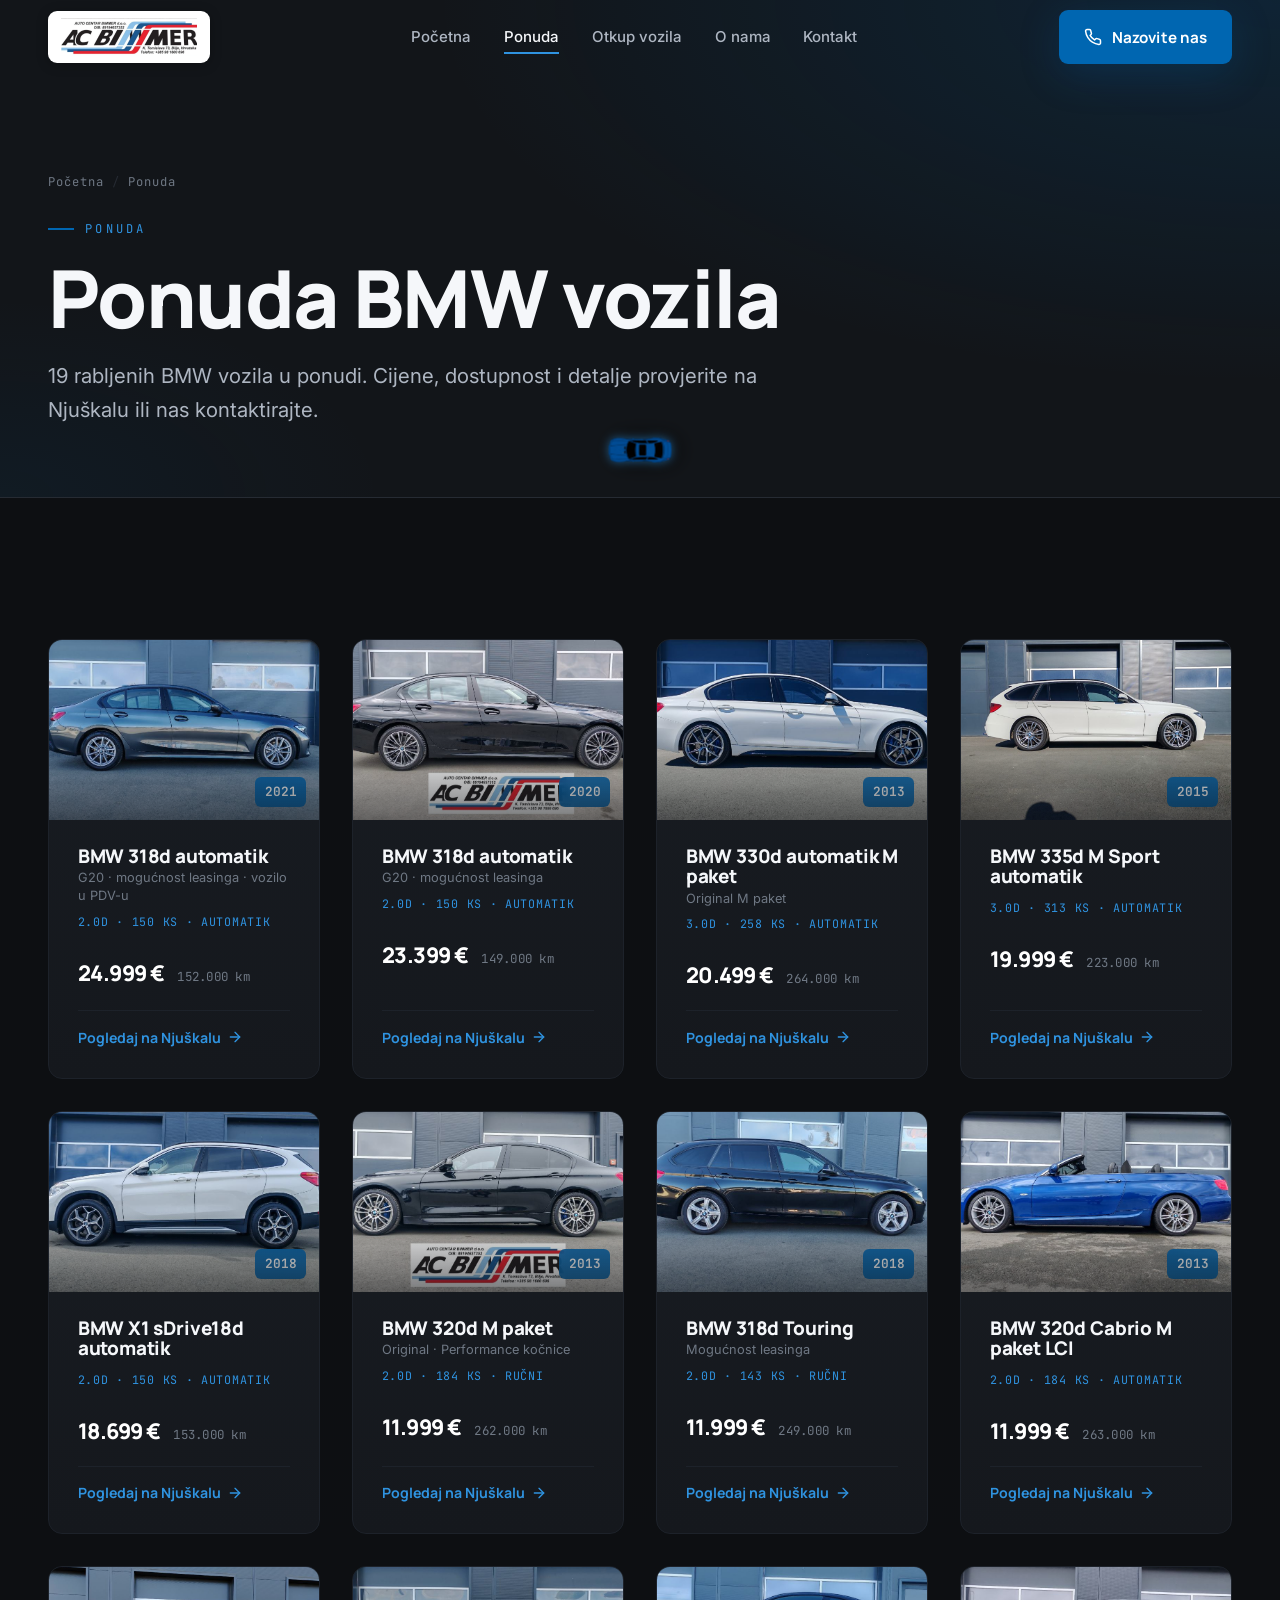
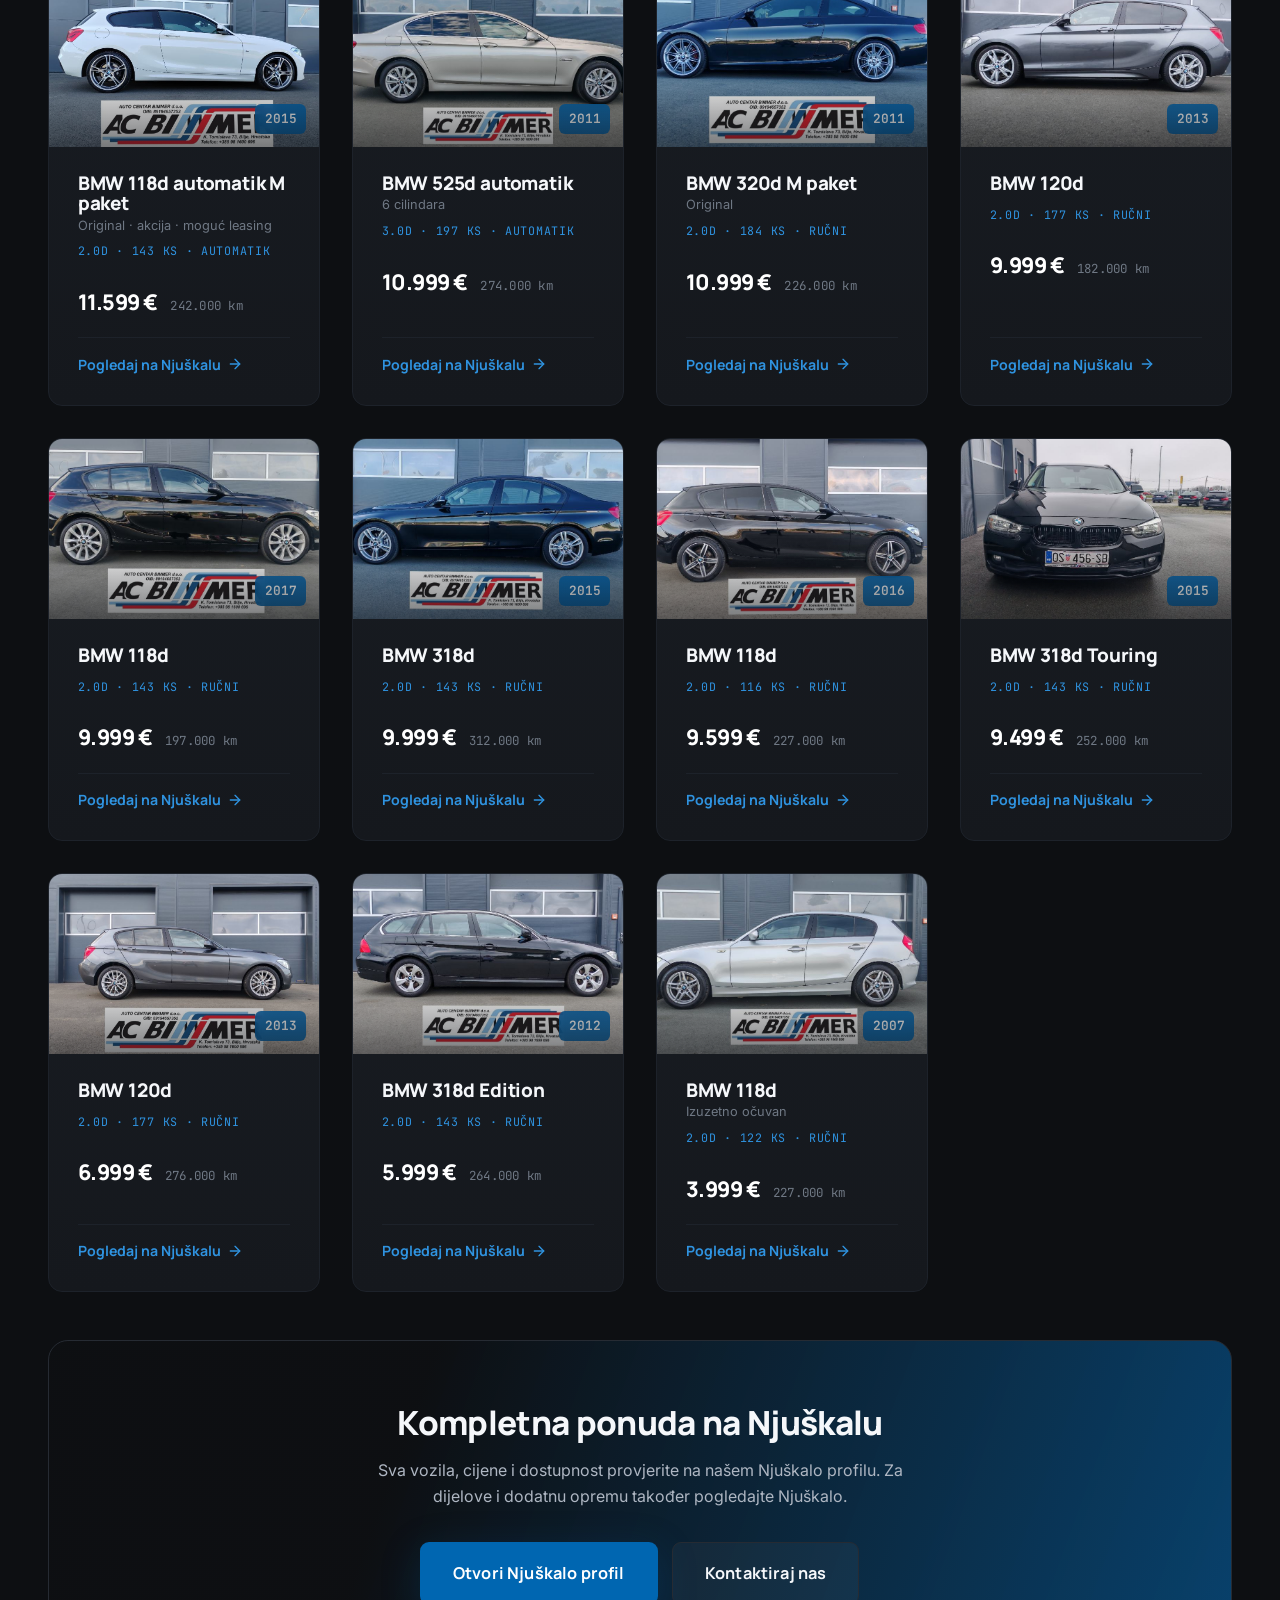
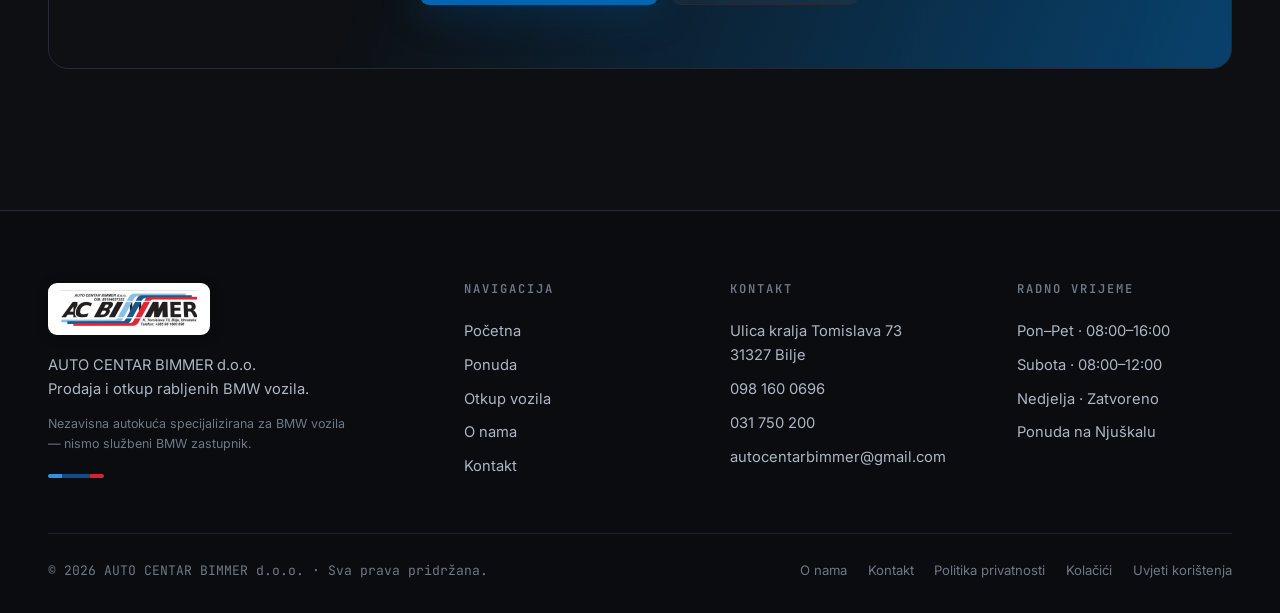
<file: ponuda.html>
<!DOCTYPE html>
<html lang="hr">
<head>
  <meta charset="UTF-8">
  <meta name="viewport" content="width=device-width, initial-scale=1">

  <title>Ponuda BMW vozila | Auto Centar Bimmer</title>
  <meta name="description" content="Pregledajte izdvojena BMW vozila iz ponude Auto Centra Bimmer u Bilju. Za kompletnu i ažurnu ponudu posjetite naš Njuškalo profil.">
  <meta name="theme-color" content="#0d0f12">
  <link rel="canonical" href="https://autocentarbimmer.hr/ponuda.html">

  <meta property="og:type" content="website">
  <meta property="og:locale" content="hr_HR">
  <meta property="og:site_name" content="Auto Centar Bimmer">
  <meta property="og:title" content="Ponuda BMW vozila | Auto Centar Bimmer">
  <meta property="og:description" content="Izdvojena BMW vozila iz ponude Auto Centra Bimmer u Bilju.">
  <meta property="og:image" content="assets/img/og-image.png">
  <meta name="twitter:card" content="summary_large_image">

  <link rel="icon" type="image/svg+xml" href="assets/img/favicon.svg">
  <link rel="icon" type="image/png" href="assets/img/favicon.png">
  <link rel="apple-touch-icon" href="assets/img/apple-touch-icon.png">

  <link rel="preconnect" href="https://fonts.googleapis.com">
  <link rel="preconnect" href="https://fonts.gstatic.com" crossorigin>
  <link href="https://fonts.googleapis.com/css2?family=Manrope:wght@500;700;800&family=Inter:wght@400;500;600&family=JetBrains+Mono:wght@400;500;600&display=swap" rel="stylesheet">

  <link rel="stylesheet" href="assets/css/main.css">
  <link rel="stylesheet" href="assets/css/animations.css">
  <link rel="stylesheet" href="assets/css/responsive.css">
</head>
<body>

  <!-- HEADER -->
  <header class="header" id="top">
    <div class="header__inner">
      <a class="brand" href="index.html" aria-label="Auto Centar Bimmer — početna">
        <span class="brand__chip"><img src="autocentar-bimmer-assets/logo-autocentar-bimmer.png" alt="Auto Centar Bimmer logo" width="120" height="30"></span>
      </a>
      <nav class="nav" aria-label="Glavna navigacija">
        <a href="index.html">Početna</a>
        <a href="ponuda.html" aria-current="page">Ponuda</a>
        <a href="otkup-vozila.html">Otkup vozila</a>
        <a href="o-nama.html">O nama</a>
        <a href="kontakt.html">Kontakt</a>
      </nav>
      <div class="header__cta">
        <a class="btn btn--primary" href="tel:0981600696">
          <svg viewBox="0 0 24 24" fill="none" stroke="currentColor" stroke-width="2" stroke-linecap="round" stroke-linejoin="round" aria-hidden="true"><path d="M22 16.92v3a2 2 0 0 1-2.18 2 19.79 19.79 0 0 1-8.63-3.07 19.5 19.5 0 0 1-6-6 19.79 19.79 0 0 1-3.07-8.67A2 2 0 0 1 4.11 2h3a2 2 0 0 1 2 1.72c.13.96.36 1.9.7 2.81a2 2 0 0 1-.45 2.11L8.09 9.91a16 16 0 0 0 6 6l1.27-1.27a2 2 0 0 1 2.11-.45c.91.34 1.85.57 2.81.7A2 2 0 0 1 22 16.92z"/></svg>
          Nazovite nas
        </a>
        <button class="burger" aria-label="Otvori izbornik" aria-expanded="false" aria-controls="mobileMenu"><span></span><span></span><span></span></button>
      </div>
    </div>
  </header>
  <nav class="mobile-menu" id="mobileMenu" aria-label="Mobilna navigacija">
    <a class="m-link" href="index.html">Početna</a>
    <a class="m-link" href="ponuda.html">Ponuda</a>
    <a class="m-link" href="otkup-vozila.html">Otkup vozila</a>
    <a class="m-link" href="o-nama.html">O nama</a>
    <a class="m-link" href="kontakt.html">Kontakt</a>
    <a class="btn btn--primary btn--lg" href="tel:0981600696">Nazovite nas — 098 160 0696</a>
  </nav>

  <main>
    <!-- PAGE HERO -->
    <section class="page-hero">
      <div class="container">
        <div class="crumb"><a href="index.html">Početna</a><span>/</span>Ponuda</div>
        <span class="eyebrow">Ponuda</span>
        <h1 class="h-xl">Ponuda BMW vozila</h1>
        <p class="lead"><span data-countup="19">19</span> rabljenih BMW vozila u ponudi. Cijene, dostupnost i detalje provjerite na Njuškalu ili nas kontaktirajte.</p>
      </div>
    </section>

    <!-- INVENTORY -->
    <section class="section">
      <div class="container">
        <!-- 19 prodajnih vozila — injected by inventory.js -->
        <div class="vehicle-grid" data-inventory>
          <noscript>
            <p class="noscript-msg">Za prikaz vozila uključite JavaScript ili posjetite našu <a href="https://www.njuskalo.hr/trgovina/autocentarbimmer">ponudu na Njuškalu</a>.</p>
          </noscript>
        </div>

        <div class="cta-band mt-3 reveal">
          <h2 class="h-md">Kompletna ponuda na Njuškalu</h2>
          <p>Sva vozila, cijene i dostupnost provjerite na našem Njuškalo profilu. Za dijelove i dodatnu opremu također pogledajte Njuškalo.</p>
          <div class="cta-band__actions">
            <a class="btn btn--primary btn--lg" href="https://www.njuskalo.hr/trgovina/autocentarbimmer" target="_blank" rel="noopener">Otvori Njuškalo profil</a>
            <a class="btn btn--ghost btn--lg" href="kontakt.html">Kontaktiraj nas</a>
          </div>
        </div>
      </div>
    </section>
  </main>

  <!-- FOOTER -->
  <footer class="footer">
    <div class="container">
      <div class="footer__top">
        <div class="footer__brand">
          <span class="brand__chip"><img src="autocentar-bimmer-assets/logo-autocentar-bimmer.png" alt="Auto Centar Bimmer logo" width="120" height="30"></span>
          <p>AUTO CENTAR BIMMER d.o.o.<br>Prodaja i otkup rabljenih BMW vozila.</p>
          <p class="footer__disclaimer">Nezavisna autokuća specijalizirana za BMW vozila — nismo službeni BMW zastupnik.</p>
          <span class="mstripe" aria-hidden="true"><i></i><i></i><i></i></span>
        </div>
        <div class="footer__col">
          <h4>Navigacija</h4>
          <a href="index.html">Početna</a>
          <a href="ponuda.html">Ponuda</a>
          <a href="otkup-vozila.html">Otkup vozila</a>
          <a href="o-nama.html">O nama</a>
          <a href="kontakt.html">Kontakt</a>
        </div>
        <div class="footer__col">
          <h4>Kontakt</h4>
          <p>Ulica kralja Tomislava 73<br>31327 Bilje</p>
          <a href="tel:0981600696">098 160 0696</a>
          <a href="tel:031750200">031 750 200</a>
          <a href="mailto:autocentarbimmer@gmail.com">autocentarbimmer@gmail.com</a>
        </div>
        <div class="footer__col">
          <h4>Radno vrijeme</h4>
          <p>Pon–Pet · 08:00–16:00</p>
          <p>Subota · 08:00–12:00</p>
          <p>Nedjelja · Zatvoreno</p>
          <a href="https://www.njuskalo.hr/trgovina/autocentarbimmer" target="_blank" rel="noopener">Ponuda na Njuškalu</a>
        </div>
      </div>
      <div class="footer__bottom">
        <span class="footer__legal">© <span data-year>2026</span> AUTO CENTAR BIMMER d.o.o. · Sva prava pridržana.</span>
        <nav class="footer__legal-nav" aria-label="Pravne informacije">
          <a href="o-nama.html">O nama</a>
          <a href="kontakt.html">Kontakt</a>
          <a href="politika-privatnosti.html">Politika privatnosti</a>
          <a href="kolacici.html">Kolačići</a>
          <a href="uvjeti-koristenja.html">Uvjeti korištenja</a>
        </nav>
      </div>
    </div>
  </footer>

  <button class="to-top" aria-label="Natrag na vrh">
    <svg viewBox="0 0 24 24" fill="none" stroke="currentColor" stroke-width="2" stroke-linecap="round" stroke-linejoin="round" aria-hidden="true"><line x1="12" y1="19" x2="12" y2="5"/><polyline points="5 12 12 5 19 12"/></svg>
  </button>

  <script src="assets/js/main.js" defer></script>
  <script src="assets/js/inventory.js" defer></script>
  <script src="assets/js/cursor-car.js" defer></script>
  <script src="assets/js/premium-fx.js" defer></script>
</body>
</html>
</file>
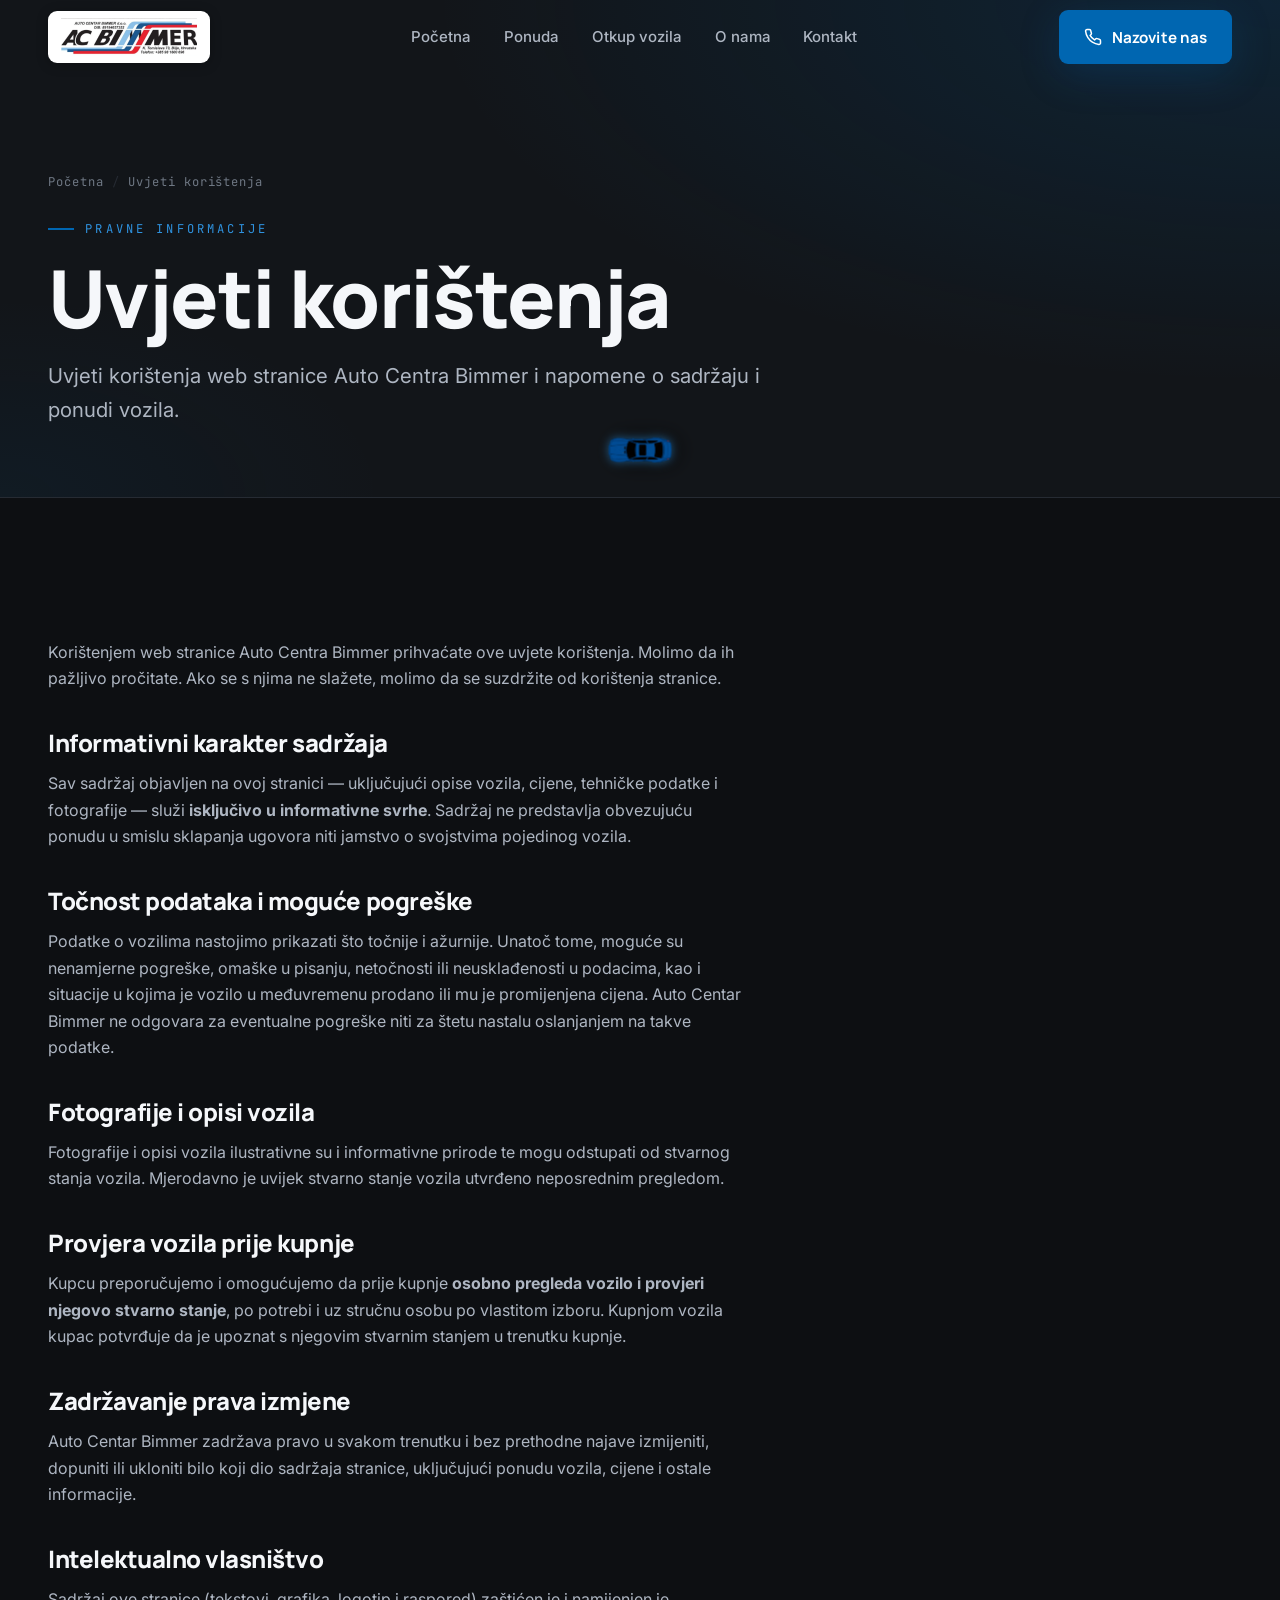
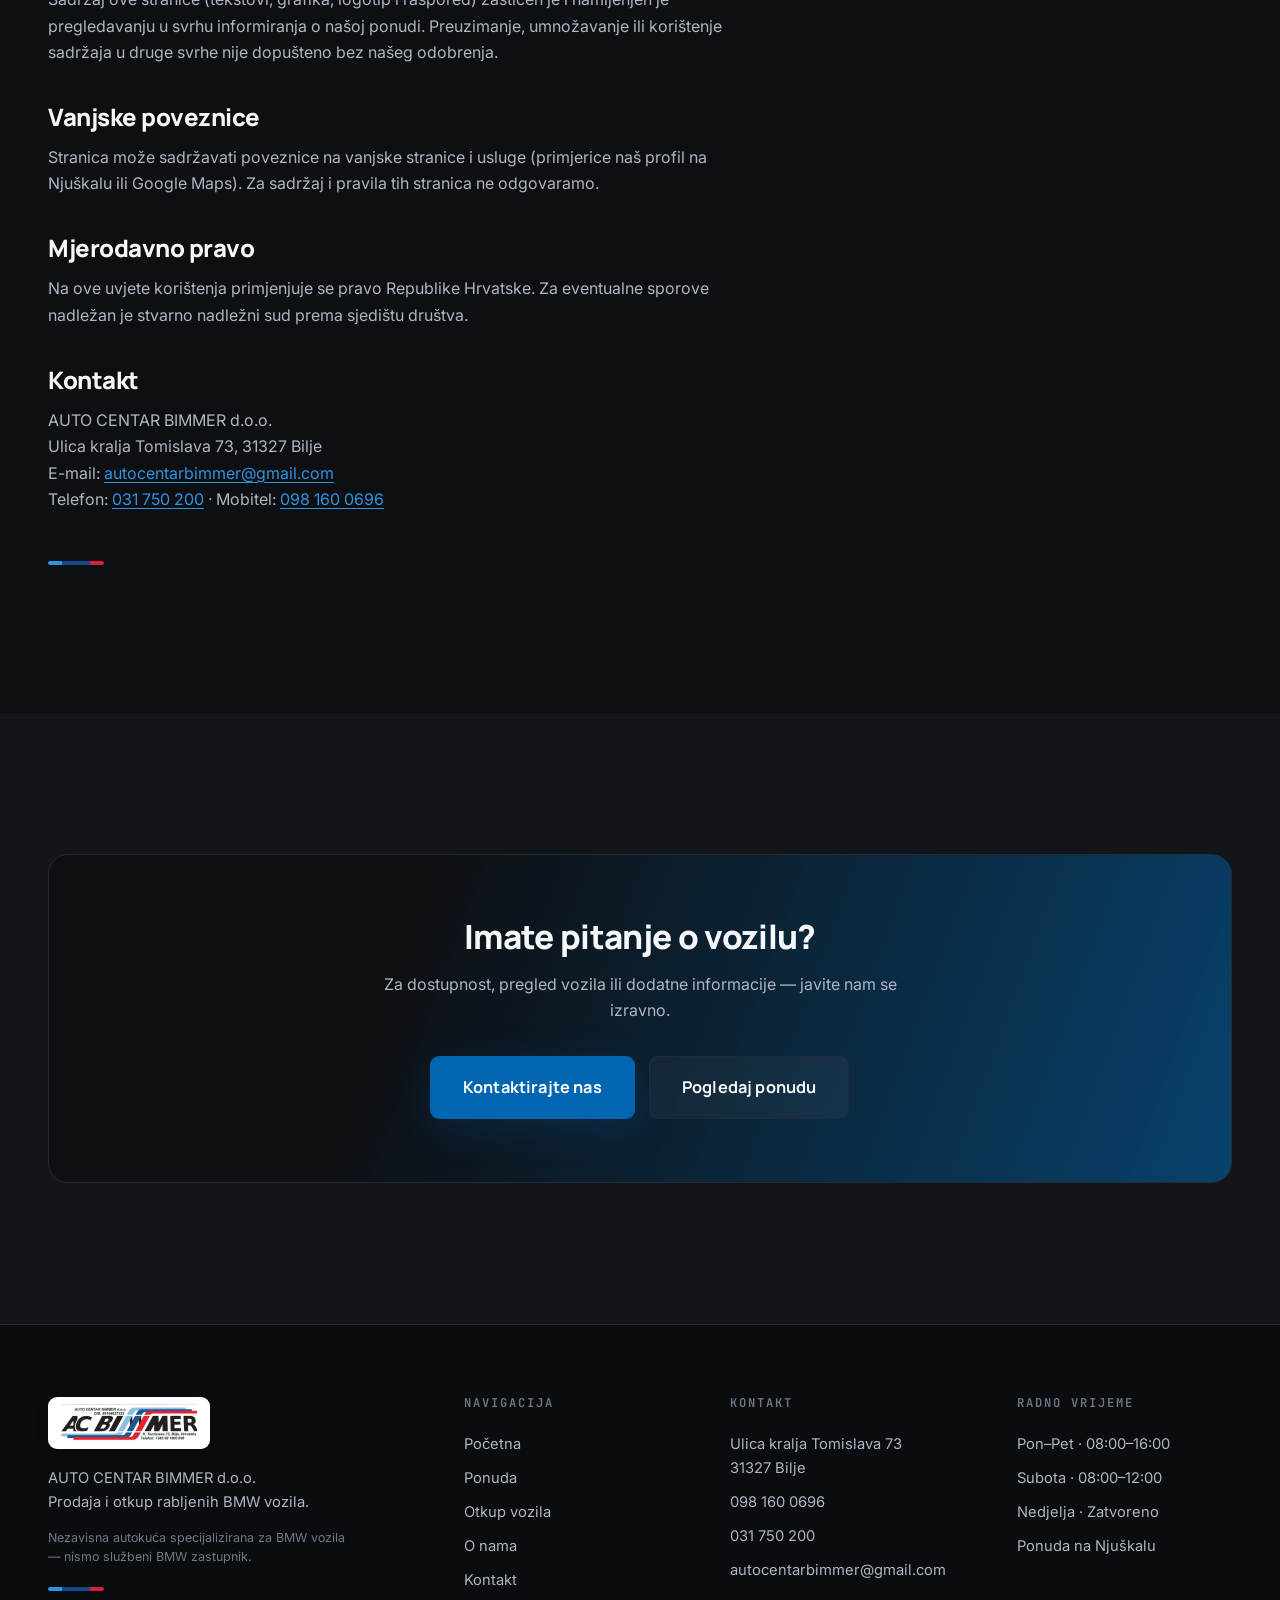
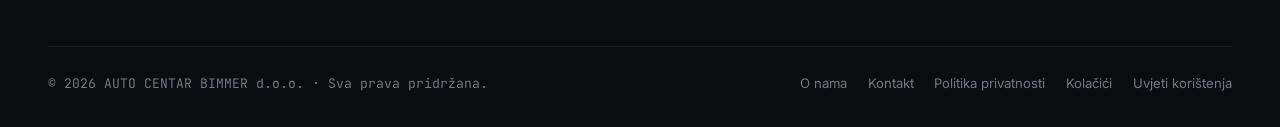
<file: uvjeti-koristenja.html>
<!DOCTYPE html>
<html lang="hr">
<head>
  <meta charset="UTF-8">
  <meta name="viewport" content="width=device-width, initial-scale=1">

  <title>Uvjeti korištenja | Auto Centar Bimmer</title>
  <meta name="description" content="Uvjeti korištenja web stranice Auto Centra Bimmer — informativni karakter sadržaja, opisi i fotografije vozila te provjera stvarnog stanja vozila prije kupnje.">
  <meta name="theme-color" content="#0d0f12">
  <meta name="robots" content="index, follow">
  <link rel="canonical" href="https://autocentarbimmer.hr/uvjeti-koristenja.html">

  <meta property="og:type" content="website">
  <meta property="og:locale" content="hr_HR">
  <meta property="og:site_name" content="Auto Centar Bimmer">
  <meta property="og:title" content="Uvjeti korištenja | Auto Centar Bimmer">
  <meta property="og:description" content="Uvjeti korištenja web stranice Auto Centra Bimmer.">
  <meta property="og:image" content="assets/img/og-image.png">
  <meta name="twitter:card" content="summary_large_image">

  <link rel="icon" type="image/svg+xml" href="assets/img/favicon.svg">
  <link rel="icon" type="image/png" href="assets/img/favicon.png">
  <link rel="apple-touch-icon" href="assets/img/apple-touch-icon.png">

  <link rel="preconnect" href="https://fonts.googleapis.com">
  <link rel="preconnect" href="https://fonts.gstatic.com" crossorigin>
  <link href="https://fonts.googleapis.com/css2?family=Manrope:wght@500;700;800&family=Inter:wght@400;500;600&family=JetBrains+Mono:wght@400;500;600&display=swap" rel="stylesheet">

  <link rel="stylesheet" href="assets/css/main.css">
  <link rel="stylesheet" href="assets/css/animations.css">
  <link rel="stylesheet" href="assets/css/responsive.css">
</head>
<body>

  <!-- HEADER -->
  <header class="header" id="top">
    <div class="header__inner">
      <a class="brand" href="index.html" aria-label="Auto Centar Bimmer — početna">
        <span class="brand__chip"><img src="autocentar-bimmer-assets/logo-autocentar-bimmer.png" alt="Auto Centar Bimmer logo" width="120" height="30"></span>
      </a>
      <nav class="nav" aria-label="Glavna navigacija">
        <a href="index.html">Početna</a>
        <a href="ponuda.html">Ponuda</a>
        <a href="otkup-vozila.html">Otkup vozila</a>
        <a href="o-nama.html">O nama</a>
        <a href="kontakt.html">Kontakt</a>
      </nav>
      <div class="header__cta">
        <a class="btn btn--primary" href="tel:0981600696">
          <svg viewBox="0 0 24 24" fill="none" stroke="currentColor" stroke-width="2" stroke-linecap="round" stroke-linejoin="round" aria-hidden="true"><path d="M22 16.92v3a2 2 0 0 1-2.18 2 19.79 19.79 0 0 1-8.63-3.07 19.5 19.5 0 0 1-6-6 19.79 19.79 0 0 1-3.07-8.67A2 2 0 0 1 4.11 2h3a2 2 0 0 1 2 1.72c.13.96.36 1.9.7 2.81a2 2 0 0 1-.45 2.11L8.09 9.91a16 16 0 0 0 6 6l1.27-1.27a2 2 0 0 1 2.11-.45c.91.34 1.85.57 2.81.7A2 2 0 0 1 22 16.92z"/></svg>
          Nazovite nas
        </a>
        <button class="burger" aria-label="Otvori izbornik" aria-expanded="false" aria-controls="mobileMenu"><span></span><span></span><span></span></button>
      </div>
    </div>
  </header>
  <nav class="mobile-menu" id="mobileMenu" aria-label="Mobilna navigacija">
    <a class="m-link" href="index.html">Početna</a>
    <a class="m-link" href="ponuda.html">Ponuda</a>
    <a class="m-link" href="otkup-vozila.html">Otkup vozila</a>
    <a class="m-link" href="o-nama.html">O nama</a>
    <a class="m-link" href="kontakt.html">Kontakt</a>
    <a class="btn btn--primary btn--lg" href="tel:0981600696">Nazovite nas — 098 160 0696</a>
  </nav>

  <main>
    <!-- PAGE HERO -->
    <section class="page-hero">
      <div class="container">
        <div class="crumb"><a href="index.html">Početna</a><span>/</span>Uvjeti korištenja</div>
        <span class="eyebrow">Pravne informacije</span>
        <h1 class="h-xl">Uvjeti korištenja</h1>
        <p class="lead">Uvjeti korištenja web stranice Auto Centra Bimmer i napomene o sadržaju i ponudi vozila.</p>
      </div>
    </section>

    <!-- TERMS CONTENT -->
    <section class="section">
      <div class="container">
        <div class="prose reveal">
          <p>Korištenjem web stranice Auto Centra Bimmer prihvaćate ove uvjete korištenja. Molimo da ih pažljivo pročitate. Ako se s njima ne slažete, molimo da se suzdržite od korištenja stranice.</p>

          <h2>Informativni karakter sadržaja</h2>
          <p>Sav sadržaj objavljen na ovoj stranici — uključujući opise vozila, cijene, tehničke podatke i fotografije — služi <strong>isključivo u informativne svrhe</strong>. Sadržaj ne predstavlja obvezujuću ponudu u smislu sklapanja ugovora niti jamstvo o svojstvima pojedinog vozila.</p>

          <h2>Točnost podataka i moguće pogreške</h2>
          <p>Podatke o vozilima nastojimo prikazati što točnije i ažurnije. Unatoč tome, moguće su nenamjerne pogreške, omaške u pisanju, netočnosti ili neusklađenosti u podacima, kao i situacije u kojima je vozilo u međuvremenu prodano ili mu je promijenjena cijena. Auto Centar Bimmer ne odgovara za eventualne pogreške niti za štetu nastalu oslanjanjem na takve podatke.</p>

          <h2>Fotografije i opisi vozila</h2>
          <p>Fotografije i opisi vozila ilustrativne su i informativne prirode te mogu odstupati od stvarnog stanja vozila. Mjerodavno je uvijek stvarno stanje vozila utvrđeno neposrednim pregledom.</p>

          <h2>Provjera vozila prije kupnje</h2>
          <p>Kupcu preporučujemo i omogućujemo da prije kupnje <strong>osobno pregleda vozilo i provjeri njegovo stvarno stanje</strong>, po potrebi i uz stručnu osobu po vlastitom izboru. Kupnjom vozila kupac potvrđuje da je upoznat s njegovim stvarnim stanjem u trenutku kupnje.</p>

          <h2>Zadržavanje prava izmjene</h2>
          <p>Auto Centar Bimmer zadržava pravo u svakom trenutku i bez prethodne najave izmijeniti, dopuniti ili ukloniti bilo koji dio sadržaja stranice, uključujući ponudu vozila, cijene i ostale informacije.</p>

          <h2>Intelektualno vlasništvo</h2>
          <p>Sadržaj ove stranice (tekstovi, grafika, logotip i raspored) zaštićen je i namijenjen je pregledavanju u svrhu informiranja o našoj ponudi. Preuzimanje, umnožavanje ili korištenje sadržaja u druge svrhe nije dopušteno bez našeg odobrenja.</p>

          <h2>Vanjske poveznice</h2>
          <p>Stranica može sadržavati poveznice na vanjske stranice i usluge (primjerice naš profil na Njuškalu ili Google Maps). Za sadržaj i pravila tih stranica ne odgovaramo.</p>

          <h2>Mjerodavno pravo</h2>
          <p>Na ove uvjete korištenja primjenjuje se pravo Republike Hrvatske. Za eventualne sporove nadležan je stvarno nadležni sud prema sjedištu društva.</p>

          <h2>Kontakt</h2>
          <p>
            AUTO CENTAR BIMMER d.o.o.<br>
            Ulica kralja Tomislava 73, 31327 Bilje<br>
            E-mail: <a href="mailto:autocentarbimmer@gmail.com">autocentarbimmer@gmail.com</a><br>
            Telefon: <a href="tel:031750200">031 750 200</a> · Mobitel: <a href="tel:0981600696">098 160 0696</a>
          </p>

          <span class="mstripe" aria-hidden="true" style="margin-top:2rem;"><i></i><i></i><i></i></span>
        </div>
      </div>
    </section>

    <!-- CTA -->
    <section class="section section--alt">
      <div class="container">
        <div class="cta-band reveal">
          <h2 class="h-md">Imate pitanje o vozilu?</h2>
          <p>Za dostupnost, pregled vozila ili dodatne informacije — javite nam se izravno.</p>
          <div class="cta-band__actions">
            <a class="btn btn--primary btn--lg" href="kontakt.html">Kontaktirajte nas</a>
            <a class="btn btn--ghost btn--lg" href="ponuda.html">Pogledaj ponudu</a>
          </div>
        </div>
      </div>
    </section>
  </main>

  <!-- FOOTER -->
  <footer class="footer">
    <div class="container">
      <div class="footer__top">
        <div class="footer__brand">
          <span class="brand__chip"><img src="autocentar-bimmer-assets/logo-autocentar-bimmer.png" alt="Auto Centar Bimmer logo" width="120" height="30"></span>
          <p>AUTO CENTAR BIMMER d.o.o.<br>Prodaja i otkup rabljenih BMW vozila.</p>
          <p class="footer__disclaimer">Nezavisna autokuća specijalizirana za BMW vozila — nismo službeni BMW zastupnik.</p>
          <span class="mstripe" aria-hidden="true"><i></i><i></i><i></i></span>
        </div>
        <div class="footer__col">
          <h4>Navigacija</h4>
          <a href="index.html">Početna</a>
          <a href="ponuda.html">Ponuda</a>
          <a href="otkup-vozila.html">Otkup vozila</a>
          <a href="o-nama.html">O nama</a>
          <a href="kontakt.html">Kontakt</a>
        </div>
        <div class="footer__col">
          <h4>Kontakt</h4>
          <p>Ulica kralja Tomislava 73<br>31327 Bilje</p>
          <a href="tel:0981600696">098 160 0696</a>
          <a href="tel:031750200">031 750 200</a>
          <a href="mailto:autocentarbimmer@gmail.com">autocentarbimmer@gmail.com</a>
        </div>
        <div class="footer__col">
          <h4>Radno vrijeme</h4>
          <p>Pon–Pet · 08:00–16:00</p>
          <p>Subota · 08:00–12:00</p>
          <p>Nedjelja · Zatvoreno</p>
          <a href="https://www.njuskalo.hr/trgovina/autocentarbimmer" target="_blank" rel="noopener">Ponuda na Njuškalu</a>
        </div>
      </div>
      <div class="footer__bottom">
        <span class="footer__legal">© <span data-year>2026</span> AUTO CENTAR BIMMER d.o.o. · Sva prava pridržana.</span>
        <nav class="footer__legal-nav" aria-label="Pravne informacije">
          <a href="o-nama.html">O nama</a>
          <a href="kontakt.html">Kontakt</a>
          <a href="politika-privatnosti.html">Politika privatnosti</a>
          <a href="kolacici.html">Kolačići</a>
          <a href="uvjeti-koristenja.html">Uvjeti korištenja</a>
        </nav>
      </div>
    </div>
  </footer>

  <button class="to-top" aria-label="Natrag na vrh">
    <svg viewBox="0 0 24 24" fill="none" stroke="currentColor" stroke-width="2" stroke-linecap="round" stroke-linejoin="round" aria-hidden="true"><line x1="12" y1="19" x2="12" y2="5"/><polyline points="5 12 12 5 19 12"/></svg>
  </button>

  <script src="assets/js/main.js" defer></script>
  <script src="assets/js/cursor-car.js" defer></script>
  <script src="assets/js/premium-fx.js" defer></script>
</body>
</html>
</file>
<file: assets/css/main.css>
/* =========================================================
   AUTO CENTAR BIMMER — main.css
   Premium automotive design system
   Palette: deep anthracite + off-white + BMW blue,
   with restrained M-stripe (blue / dark-blue / red) used
   only as a signature accent.
   ========================================================= */

/* ---------- Design tokens ---------- */
:root {
  /* Surfaces */
  --c-bg:        #0d0f12;   /* near-black anthracite */
  --c-bg-2:      #121519;   /* raised surface */
  --c-bg-3:      #181c22;   /* cards */
  --c-line:      #262b33;   /* hairline borders */
  --c-line-soft: #1d222a;

  /* Text */
  --c-text:      #f5f7fa;   /* off-white */
  --c-text-dim:  #aeb6c2;   /* secondary */
  --c-text-mute: #6f7884;   /* tertiary / captions */

  /* Accents */
  --c-blue:      #0066b1;   /* BMW-style blue */
  --c-blue-lt:   #2f93e0;   /* lighter blue for glow/hover */
  --c-blue-dk:   #16498c;   /* M dark blue */
  --c-red:       #d6203a;   /* M red — used very sparingly */

  /* Effects */
  --glass:       rgba(20, 24, 30, 0.72);
  --shadow-sm:   0 2px 10px rgba(0,0,0,.25);
  --shadow-md:   0 14px 40px rgba(0,0,0,.45);
  --shadow-blue: 0 10px 40px rgba(0,102,177,.22);

  /* Type */
  --font-display: "Manrope", system-ui, sans-serif;
  --font-body:    "Inter", system-ui, sans-serif;
  --font-mono:    "JetBrains Mono", ui-monospace, monospace;

  /* Layout */
  --maxw: 1600px;
  --gutter: clamp(1.2rem, 4vw, 3rem);
  --radius: 14px;
  --radius-sm: 9px;
  --header-h: 76px;

  /* Motion */
  --ease: cubic-bezier(.22,.61,.36,1);
}

/* ---------- Reset ---------- */
*, *::before, *::after { box-sizing: border-box; }
* { margin: 0; }
html {
  scroll-behavior: smooth;
  -webkit-text-size-adjust: 100%;
  scroll-padding-top: calc(var(--header-h) + 12px);
}
@media (prefers-reduced-motion: reduce) {
  html { scroll-behavior: auto; }
}
body {
  font-family: var(--font-body);
  background: var(--c-bg);
  color: var(--c-text);
  line-height: 1.65;
  font-size: 16px;
  -webkit-font-smoothing: antialiased;
  text-rendering: optimizeLegibility;
  overflow-x: hidden;
}
img, svg, video { display: block; max-width: 100%; }
a { color: inherit; text-decoration: none; }
button { font: inherit; color: inherit; cursor: pointer; background: none; border: none; }
ul { list-style: none; padding: 0; }

/* ---------- Layout helpers ---------- */
.container {
  width: 100%;
  max-width: var(--maxw);
  margin-inline: auto;
  padding-inline: var(--gutter);
}
.section { padding-block: clamp(5.5rem, 11vw, 10rem); }
.section--tight { padding-block: clamp(3.5rem, 7vw, 5.5rem); }
.section--alt { background: var(--c-bg-2); }

/* ---------- Typography ---------- */
h1, h2, h3, h4 {
  font-family: var(--font-display);
  font-weight: 800;
  line-height: 1.08;
  letter-spacing: -0.02em;
  color: var(--c-text);
}
.h-xl { font-size: clamp(2.4rem, 6.4vw, 5rem); }
.h-lg { font-size: clamp(2rem, 4.4vw, 3.25rem); }
.h-md { font-size: clamp(1.5rem, 2.6vw, 2.1rem); }
p { color: var(--c-text-dim); }
.lead {
  font-size: clamp(1.05rem, 1.6vw, 1.3rem);
  color: var(--c-text-dim);
  max-width: 60ch;
}

/* Eyebrow label — mono, used as a structural marker */
.eyebrow {
  font-family: var(--font-mono);
  font-size: .76rem;
  letter-spacing: .26em;
  text-transform: uppercase;
  color: var(--c-blue-lt);
  display: inline-flex;
  align-items: center;
  gap: .7rem;
  margin-bottom: 1rem;
}
.eyebrow::before {
  content: "";
  width: 26px; height: 2px;
  background: var(--c-blue);
}

/* Signature M-stripe element */
.mstripe {
  display: inline-flex;
  height: 4px;
  border-radius: 2px;
  overflow: hidden;
}
.mstripe i { display: block; height: 100%; }
.mstripe i:nth-child(1) { width: 14px; background: var(--c-blue-lt); }
.mstripe i:nth-child(2) { width: 28px; background: var(--c-blue-dk); }
.mstripe i:nth-child(3) { width: 14px; background: var(--c-red); }

/* ---------- Buttons ---------- */
.btn {
  display: inline-flex;
  align-items: center;
  gap: .6rem;
  padding: .85rem 1.5rem;
  border-radius: var(--radius-sm);
  font-family: var(--font-display);
  font-weight: 700;
  font-size: .95rem;
  letter-spacing: .01em;
  transition: transform .25s var(--ease), background .25s var(--ease),
              border-color .25s var(--ease), box-shadow .25s var(--ease);
  border: 1px solid transparent;
  will-change: transform;
}
.btn svg { width: 18px; height: 18px; }
.btn--primary {
  background: var(--c-blue);
  color: #fff;
  box-shadow: var(--shadow-blue);
}
.btn--primary:hover { background: var(--c-blue-lt); transform: translate(var(--mag-x, 0px), calc(var(--mag-y, 0px) - 1px)); box-shadow: 0 14px 32px -14px rgba(0,102,177,.65), 0 2px 6px -2px rgba(0,102,177,.4); }
.btn--ghost {
  background: rgba(255,255,255,.04);
  border-color: var(--c-line);
  color: var(--c-text);
}
.btn--ghost:hover { border-color: var(--c-blue-lt); background: rgba(47,147,224,.07); transform: translateY(-1px); }
.btn--solid-light {
  background: var(--c-text);
  color: var(--c-bg);
}
.btn--solid-light:hover { background: #fff; transform: translateY(-1px); box-shadow: 0 14px 32px -14px rgba(245,247,250,.4); }
.btn--lg { padding: 1.05rem 2rem; font-size: 1.02rem; }
.btn:focus-visible,
a:focus-visible,
button:focus-visible {
  outline: 2px solid var(--c-blue-lt);
  outline-offset: 3px;
}

/* ---------- Header ---------- */
.header {
  position: fixed;
  inset: 0 0 auto 0;
  z-index: 100;
  height: var(--header-h);
  display: flex;
  align-items: center;
  transition: background .35s var(--ease), border-color .35s var(--ease), backdrop-filter .35s var(--ease);
  border-bottom: 1px solid transparent;
}
.header__inner {
  width: 100%;
  max-width: var(--maxw);
  margin-inline: auto;
  padding-inline: var(--gutter);
  display: flex;
  align-items: center;
  justify-content: space-between;
  gap: 1rem;
}
.header.is-scrolled {
  background: var(--glass);
  backdrop-filter: blur(14px) saturate(140%);
  -webkit-backdrop-filter: blur(14px) saturate(140%);
  border-bottom-color: var(--c-line);
}
/* Logo — low-res source; white chip ensures legibility on any bg.
   Standalone brand mark (no wordmark) — slightly larger & stronger. */
.brand { display: inline-flex; align-items: center; text-decoration: none; }
.brand__chip {
  background: #fff;
  border-radius: 9px;
  padding: 7px 13px;
  display: inline-flex;
  align-items: center;
  flex-shrink: 0;
  box-shadow: 0 2px 12px rgba(0,0,0,.28);
  transition: box-shadow .25s var(--ease), transform .25s var(--ease);
}
.brand:hover .brand__chip { box-shadow: 0 4px 18px rgba(0,0,0,.38); transform: translateY(-1px); }
.brand__chip img {
  height: 38px;
  width: auto;
  max-width: 150px;
  display: block;
  image-rendering: -webkit-optimize-contrast;
}

.nav { display: flex; align-items: center; gap: .35rem; }
.nav a {
  position: relative;
  padding: .55rem .85rem;
  font-size: .94rem;
  font-weight: 500;
  color: var(--c-text-dim);
  border-radius: 7px;
  transition: color .2s var(--ease);
}
.nav a::after {
  content: "";
  position: absolute;
  left: .85rem; right: .85rem; bottom: .3rem;
  height: 2px;
  background: var(--c-blue-lt);
  transform: scaleX(0);
  transform-origin: left;
  transition: transform .28s var(--ease);
}
.nav a:hover { color: var(--c-text); }
.nav a:hover::after,
.nav a[aria-current="page"]::after { transform: scaleX(1); }
.nav a[aria-current="page"] { color: var(--c-text); }

.header__cta { display: inline-flex; align-items: center; gap: .8rem; }

/* Hamburger */
.burger {
  display: none;
  width: 44px; height: 44px;
  border-radius: 9px;
  border: 1px solid var(--c-line);
  position: relative;
  background: rgba(255,255,255,.03);
}
.burger span {
  position: absolute;
  left: 12px; right: 12px;
  height: 2px;
  background: var(--c-text);
  transition: transform .3s var(--ease), opacity .2s var(--ease);
}
.burger span:nth-child(1) { top: 16px; }
.burger span:nth-child(2) { top: 21px; }
.burger span:nth-child(3) { top: 26px; }
body.menu-open .burger span:nth-child(1) { transform: translateY(5px) rotate(45deg); }
body.menu-open .burger span:nth-child(2) { opacity: 0; }
body.menu-open .burger span:nth-child(3) { transform: translateY(-5px) rotate(-45deg); }

/* Mobile menu panel */
.mobile-menu {
  position: fixed;
  inset: var(--header-h) 0 0 0;
  z-index: 95;
  background: var(--c-bg);
  padding: 2rem var(--gutter) 3rem;
  display: flex;
  flex-direction: column;
  gap: .4rem;
  transform: translateY(-12px);
  opacity: 0;
  pointer-events: none;
  transition: opacity .3s var(--ease), transform .3s var(--ease);
  overflow-y: auto;
}
body.menu-open .mobile-menu { opacity: 1; transform: none; pointer-events: auto; }
.mobile-menu a.m-link {
  font-family: var(--font-display);
  font-weight: 700;
  font-size: 1.5rem;
  padding: .85rem 0;
  border-bottom: 1px solid var(--c-line-soft);
  color: var(--c-text);
}
.mobile-menu .btn { margin-top: 1.4rem; justify-content: center; }

/* ---------- Hero ---------- */
.hero {
  position: relative;
  min-height: clamp(600px, 94vh, 980px);
  display: flex;
  align-items: flex-end;
  overflow: hidden;
}
.hero__media {
  position: absolute;
  inset: 0;
  z-index: 0;
}
.hero__media img {
  width: 100%; height: 100%;
  object-fit: cover;
  object-position: center 45%;
  transform: scale(1.06);
  will-change: transform;
}
.hero__overlay {
  position: absolute;
  inset: 0;
  z-index: 1;
  background:
    linear-gradient(180deg,
      rgba(13,15,18,.55) 0%,
      rgba(13,15,18,.05) 28%,
      rgba(13,15,18,.12) 55%,
      rgba(13,15,18,.75) 78%,
      rgba(13,15,18,.97) 100%),
    linear-gradient(100deg,
      rgba(13,15,18,.78) 0%,
      rgba(13,15,18,.25) 45%,
      rgba(13,15,18,0) 75%);
}
.hero__inner {
  position: relative;
  z-index: 2;
  width: 100%;
  max-width: var(--maxw);
  margin-inline: auto;
  padding: 0 var(--gutter) clamp(4rem, 8vw, 7rem);
}
.hero h1 { max-width: 16ch; margin-bottom: 1.3rem; }
.hero .lead { margin-bottom: 2rem; color: #d7dde6; }
.hero__actions { display: flex; flex-wrap: wrap; gap: .9rem; margin-bottom: 2.4rem; }
.hero__badges {
  display: flex;
  flex-wrap: wrap;
  gap: .6rem;
  margin-bottom: 1.2rem;
}
.badge {
  font-family: var(--font-mono);
  font-size: .74rem;
  letter-spacing: .06em;
  text-transform: uppercase;
  color: var(--c-text-dim);
  border: 1px solid var(--c-line);
  background: rgba(13,15,18,.4);
  padding: .42rem .8rem;
  border-radius: 999px;
  backdrop-filter: blur(6px);
}
.hero__addr {
  font-family: var(--font-mono);
  font-size: .85rem;
  color: var(--c-text-mute);
}
.hero__addr a { color: var(--c-blue-lt); }

/* Scroll cue */
.scroll-cue {
  position: absolute;
  bottom: 1.4rem; left: 50%;
  transform: translateX(-50%);
  z-index: 3;
  font-family: var(--font-mono);
  font-size: .7rem;
  letter-spacing: .2em;
  text-transform: uppercase;
  color: var(--c-text-mute);
  display: flex;
  flex-direction: column;
  align-items: center;
  gap: .5rem;
}
.scroll-cue .line {
  width: 1px; height: 34px;
  background: linear-gradient(var(--c-blue-lt), transparent);
}

/* ---------- Section headers ---------- */
.sec-head { max-width: 760px; margin-bottom: 4rem; }
.sec-head.center { margin-inline: auto; text-align: center; }
.sec-head.center .eyebrow { justify-content: center; }
.sec-head p { margin-top: 1.1rem; }

/* ---------- Feature cards (4-up) ---------- */
.feature-grid {
  display: grid;
  grid-template-columns: repeat(4, 1fr);
  gap: 1.4rem;
}
/* 3-up varijanta (npr. "Zašto odabrati") — responsive media queries
   na .feature-grid (učitane kasnije) preuzimaju kontrolu na manjim ekranima. */
.feature-grid--3 { grid-template-columns: repeat(3, 1fr); }
.feature {
  background: linear-gradient(180deg, var(--c-bg-3) 0%, #15181d 100%);
  border: 1px solid var(--c-line-soft);
  border-radius: var(--radius);
  padding: 1.9rem 1.6rem;
  transition: transform .45s var(--ease), border-color .45s var(--ease), box-shadow .45s var(--ease);
}
.feature:hover {
  transform: translateY(-3px);
  border-color: rgba(47,147,224,.35);
  box-shadow: 0 24px 48px -24px rgba(0,0,0,.6);
}
.feature__ico {
  width: 46px; height: 46px;
  border-radius: 12px;
  display: grid; place-items: center;
  background: rgba(0,102,177,.14);
  color: var(--c-blue-lt);
  margin-bottom: 1.2rem;
}
.feature__ico svg { width: 22px; height: 22px; }
.feature h3 { font-size: 1.12rem; margin-bottom: .55rem; letter-spacing: -.005em; }
.feature p { font-size: .92rem; line-height: 1.65; color: var(--c-text-dim); }

/* ---------- Vehicle cards ---------- */
.vehicle-grid {
  display: grid;
  grid-template-columns: repeat(4, 1fr);
  gap: 2rem;
}
.vehicle-grid--feature { grid-template-columns: repeat(4, 1fr); }
.vcard {
  position: relative;
  background: linear-gradient(180deg, var(--c-bg-3) 0%, #15181d 100%);
  border: 1px solid var(--c-line-soft);
  border-radius: var(--radius);
  overflow: hidden;
  display: flex;
  flex-direction: column;
  transition: transform .5s var(--ease), border-color .5s var(--ease), box-shadow .5s var(--ease);
}
.vcard:hover {
  transform: translateY(-3px);
  border-color: rgba(47,147,224,.32);
  box-shadow: 0 20px 48px -20px rgba(0,0,0,.65), 0 4px 14px -8px rgba(0,102,177,.2);
}
.vcard__media {
  position: relative;
  aspect-ratio: 3 / 2;
  overflow: hidden;
  background: #0a0c0f;
}
.vcard__media::after {
  /* Suptilan top-to-bottom darken na dnu slike — bolji kontrast za year badge */
  content: "";
  position: absolute;
  inset: 0;
  background: linear-gradient(180deg, transparent 55%, rgba(10,12,15,.55) 100%);
  pointer-events: none;
}
.vcard__media img {
  width: 100%; height: 100%;
  object-fit: cover;
  transition: transform .9s var(--ease);
}
.vcard:hover .vcard__media img { transform: scale(1.025); }
.vcard__tag {
  position: absolute;
  top: .8rem; left: .8rem;
  font-family: var(--font-mono);
  font-size: .68rem;
  letter-spacing: .08em;
  text-transform: uppercase;
  padding: .32rem .65rem;
  border-radius: 6px;
  background: rgba(13,15,18,.72);
  border: 1px solid var(--c-line);
  color: var(--c-text-dim);
  backdrop-filter: blur(6px);
}
.vcard__year {
  position: absolute;
  bottom: .8rem; right: .8rem;
  font-family: var(--font-mono);
  font-size: .8rem;
  font-weight: 600;
  color: #fff;
  background: rgba(0,102,177,.85);
  padding: .3rem .6rem;
  border-radius: 6px;
  backdrop-filter: blur(4px);
}
.vcard__body { padding: 1.6rem 1.8rem 1.8rem; display: flex; flex-direction: column; flex: 1; }
.vcard__body h3 { font-size: 1.18rem; margin-bottom: .2rem; letter-spacing: -.01em; }
.vcard__sub {
  display: block;
  font-size: .8rem;
  color: var(--c-text-mute);
  margin-bottom: .4rem;
  line-height: 1.4;
}
.vcard__body h3 + .vcard__motor,
.vcard__body h3 + .vcard__meta { margin-top: .6rem; }
.vcard__sub + .vcard__motor { margin-top: .1rem; }
.vcard__motor + .vcard__meta { margin-top: .8rem; }
.vcard__meta {
  display: flex;
  align-items: baseline;
  gap: .8rem;
  margin-bottom: auto;
  padding-bottom: .1rem;
}
.vcard__price {
  font-family: var(--font-display);
  font-weight: 800;
  font-size: 1.35rem;
  color: #fff;
  letter-spacing: -.025em;
}
.vcard__motor {
  font-family: var(--font-mono);
  font-size: .73rem;
  letter-spacing: .06em;
  text-transform: uppercase;
  color: var(--c-blue-lt);
  margin-bottom: .6rem;
  display: block;
}
.vcard__km {
  font-family: var(--font-mono);
  font-size: .78rem;
  color: var(--c-text-mute);
  letter-spacing: .02em;
}
.vcard__foot {
  margin-top: 1rem;
  padding-top: .9rem;
  border-top: 1px solid var(--c-line-soft);
  display: flex;
  align-items: center;
  gap: .6rem;
}
.vcard__link {
  font-family: var(--font-display);
  font-weight: 700;
  font-size: .88rem;
  color: var(--c-blue-lt);
  display: inline-flex;
  align-items: center;
  gap: .4rem;
  transition: gap .25s var(--ease);
}
.vcard__link svg { width: 16px; height: 16px; }
.vcard:hover .vcard__link { gap: .7rem; }

/* Placeholder — no-photo card */
@keyframes shimmer {
  0%   { background-position: -400px 0; }
  100% { background-position: 400px 0; }
}
.vcard__media--ph {
  display: flex;
  align-items: center;
  justify-content: center;
  background: linear-gradient(100deg, #0e1117 30%, #13171e 50%, #0e1117 70%);
  background-size: 800px 100%;
  animation: shimmer 2.4s infinite linear;
  border-bottom: 1px solid var(--c-line-soft);
}
.vcard__placeholder {
  display: flex;
  flex-direction: column;
  align-items: center;
  gap: .85rem;
  text-align: center;
  padding: 1.6rem;
}
.vcard__placeholder svg {
  width: 38px; height: 38px;
  color: var(--c-blue-lt);
  opacity: .28;
}
.vcard__placeholder span {
  font-family: var(--font-mono);
  font-size: .7rem;
  letter-spacing: .08em;
  text-transform: uppercase;
  color: var(--c-text-mute);
  max-width: 22ch;
  opacity: .7;
}
.vcard__placeholder .ph-link {
  font-family: var(--font-display);
  font-weight: 700;
  font-size: .78rem;
  color: var(--c-blue-lt);
  border: 1px solid rgba(47,147,224,.3);
  border-radius: 6px;
  padding: .35rem .75rem;
  transition: border-color .2s, background .2s;
}
.vcard__placeholder .ph-link:hover {
  border-color: var(--c-blue-lt);
  background: rgba(47,147,224,.08);
}
.noscript-msg {
  grid-column: 1 / -1;
  text-align: center;
  padding: 3rem 1rem;
  color: var(--c-text-dim);
  font-size: .95rem;
}
.noscript-msg a { color: var(--c-blue-lt); text-decoration: underline; }


/* ---------- Steps (process) ---------- */
.steps {
  display: grid;
  grid-template-columns: repeat(3, 1fr);
  gap: 1.4rem;
  counter-reset: step;
}
.step {
  position: relative;
  background: var(--c-bg-3);
  border: 1px solid var(--c-line-soft);
  border-radius: var(--radius);
  padding: 2rem 1.6rem 1.7rem;
}
.step__num {
  font-family: var(--font-mono);
  font-size: .95rem;
  font-weight: 700;
  color: var(--c-blue-lt);
  letter-spacing: .05em;
  display: inline-block;
  margin-bottom: 1rem;
  padding-bottom: .4rem;
  border-bottom: 2px solid rgba(47,147,224,.3);
}
.step h3 { font-size: 1.16rem; margin-bottom: .55rem; }
.step p { font-size: .93rem; }

/* ---------- Split / why section ---------- */
.split {
  display: grid;
  grid-template-columns: 1fr 1fr;
  gap: clamp(2rem, 5vw, 4rem);
  align-items: center;
}
.split__media {
  border-radius: var(--radius);
  overflow: hidden;
  border: 1px solid var(--c-line);
  aspect-ratio: 4 / 3;
}
.split__media img { width: 100%; height: 100%; object-fit: cover; }

/* ---------- Trust / reviews ---------- */
.trust {
  background:
    radial-gradient(120% 140% at 80% 0%, rgba(0,102,177,.16), transparent 55%),
    var(--c-bg-2);
  border: 1px solid var(--c-line);
  border-radius: 20px;
  padding: clamp(2.2rem, 5vw, 3.6rem);
  display: grid;
  grid-template-columns: 1.4fr 1fr;
  gap: clamp(2rem, 4vw, 3rem);
  align-items: center;
}
.rating-card {
  background: var(--c-bg-3);
  border: 1px solid var(--c-line);
  border-radius: var(--radius);
  padding: 1.8rem;
  text-align: center;
}
.rating-card .score {
  font-family: var(--font-display);
  font-weight: 800;
  font-size: 3.4rem;
  line-height: 1;
  color: var(--c-text);
}
.rating-card .stars { color: #f5b50a; font-size: 1.2rem; letter-spacing: .15em; margin: .6rem 0; }
.rating-card .count { font-family: var(--font-mono); font-size: .82rem; color: var(--c-text-mute); }
.rating-card .btn { margin-top: 1.2rem; }

/* ---------- Gallery ---------- */
.gallery {
  display: grid;
  grid-template-columns: repeat(4, 1fr);
  grid-auto-rows: 200px;
  gap: 1rem;
}
.gallery figure {
  border-radius: var(--radius);
  overflow: hidden;
  position: relative;
  border: 1px solid var(--c-line-soft);
}
.gallery figure img {
  width: 100%; height: 100%;
  object-fit: cover;
  transition: transform .6s var(--ease);
}
.gallery figure:hover img { transform: scale(1.06); }
.gallery .g-wide { grid-column: span 2; }
.gallery .g-tall { grid-row: span 2; }
.gallery figcaption {
  position: absolute;
  inset: auto 0 0 0;
  padding: .9rem 1rem;
  font-family: var(--font-mono);
  font-size: .76rem;
  letter-spacing: .05em;
  color: #e6eaf0;
  background: linear-gradient(transparent, rgba(13,15,18,.85));
}

/* ---------- CTA band ---------- */
.cta-band {
  position: relative;
  border-radius: 20px;
  overflow: hidden;
  background:
    linear-gradient(110deg, rgba(13,15,18,.95) 30%, rgba(0,102,177,.55)),
    var(--c-bg-2);
  border: 1px solid var(--c-line);
  padding: clamp(2.4rem, 5vw, 4rem);
  text-align: center;
}
.cta-band h2 { margin-bottom: 1rem; }
.cta-band p { margin: 0 auto 2rem; max-width: 56ch; }
.cta-band__actions { display: flex; flex-wrap: wrap; gap: .9rem; justify-content: center; }

/* ---------- Contact ---------- */
.contact-grid {
  display: grid;
  grid-template-columns: 1fr 1fr;
  gap: clamp(1.6rem, 4vw, 3rem);
  align-items: start;
}
.info-list { display: grid; gap: 1.1rem; }
.info-row {
  display: flex;
  gap: 1rem;
  padding: 1.1rem 1.2rem;
  background: var(--c-bg-3);
  border: 1px solid var(--c-line-soft);
  border-radius: var(--radius-sm);
  align-items: flex-start;
}
.info-row__ico {
  flex: none;
  width: 40px; height: 40px;
  border-radius: 10px;
  display: grid; place-items: center;
  background: rgba(0,102,177,.14);
  color: var(--c-blue-lt);
}
.info-row__ico svg { width: 20px; height: 20px; }
.info-row__label {
  font-family: var(--font-mono);
  font-size: .72rem;
  letter-spacing: .14em;
  text-transform: uppercase;
  color: var(--c-text-mute);
  margin-bottom: .15rem;
}
.info-row__val { color: var(--c-text); font-weight: 500; }
.info-row__val a:hover { color: var(--c-blue-lt); }
.hours-line { display: flex; justify-content: space-between; gap: 1rem; font-size: .94rem; padding: .25rem 0; }
.hours-line span:first-child { color: var(--c-text-dim); }
.hours-line span:last-child { color: var(--c-text); font-family: var(--font-mono); font-size: .86rem; }
.hours-line.closed span:last-child { color: var(--c-red); }

.map-wrap {
  border-radius: var(--radius);
  overflow: hidden;
  border: 1px solid var(--c-line);
  aspect-ratio: 4 / 3;
  background: var(--c-bg-3);
}
.map-wrap iframe { width: 100%; height: 100%; border: 0; filter: grayscale(.3) contrast(1.05); }

/* ---------- Premium contact extras (kontakt.html) ---------- */
.contact-hero-card {
  background:
    radial-gradient(130% 150% at 0% 0%, rgba(0,102,177,.20), transparent 55%),
    var(--c-bg-3);
  border: 1px solid var(--c-line);
  border-radius: var(--radius);
  padding: clamp(1.5rem, 3vw, 2.1rem);
  margin-bottom: 1.1rem;
}
.contact-hero-card__num {
  display: inline-block;
  font-family: var(--font-display);
  font-weight: 800;
  font-size: clamp(1.9rem, 4.6vw, 2.6rem);
  letter-spacing: -.025em;
  color: var(--c-text);
  margin: .35rem 0 .5rem;
  transition: color .2s var(--ease);
}
.contact-hero-card__num:hover { color: var(--c-blue-lt); }
.contact-hero-card__note { font-size: .92rem; margin-bottom: 1.3rem; max-width: 40ch; }
.contact-hero-card__actions { display: flex; flex-wrap: wrap; gap: .7rem; }

.contact-cards {
  display: grid;
  grid-template-columns: 1fr 1fr;
  gap: 1rem;
}
.contact-cards .info-row__val { overflow-wrap: anywhere; }
.info-row--wide { grid-column: 1 / -1; }

.contact-map { display: flex; flex-direction: column; gap: 1rem; }
.contact-map .map-wrap { flex: 1; min-height: 340px; }
.contact-map__cta { justify-content: center; }

/* ---------- Form (front-end only) ---------- */
.form-card {
  background: var(--c-bg-3);
  border: 1px solid var(--c-line);
  border-radius: var(--radius);
  padding: clamp(1.6rem, 3vw, 2.2rem);
}
.field { margin-bottom: 1.1rem; }
.field label {
  display: block;
  font-family: var(--font-mono);
  font-size: .74rem;
  letter-spacing: .12em;
  text-transform: uppercase;
  color: var(--c-text-mute);
  margin-bottom: .5rem;
}
.field input,
.field textarea {
  width: 100%;
  background: var(--c-bg);
  border: 1px solid var(--c-line);
  border-radius: var(--radius-sm);
  padding: .8rem 1rem;
  color: var(--c-text);
  font: inherit;
  transition: border-color .25s var(--ease), box-shadow .25s var(--ease);
}
.field input::placeholder,
.field textarea::placeholder { color: var(--c-text-mute); }
.field input:focus,
.field textarea:focus {
  outline: none;
  border-color: var(--c-blue-lt);
  box-shadow: 0 0 0 3px rgba(47,147,224,.15);
}
.field textarea { resize: vertical; min-height: 120px; }
.form-note {
  font-size: .82rem;
  color: var(--c-text-mute);
  margin-top: .8rem;
}

/* ---------- Page hero (inner pages) ---------- */
.page-hero {
  position: relative;
  padding: calc(var(--header-h) + clamp(3.5rem, 8vw, 6rem)) 0 clamp(3rem, 5.5vw, 4.5rem);
  background:
    radial-gradient(120% 140% at 100% 0%, rgba(0,102,177,.18), transparent 55%),
    radial-gradient(60% 80% at 0% 100%, rgba(0,102,177,.07), transparent 50%),
    var(--c-bg-2);
  border-bottom: 1px solid var(--c-line);
  overflow: hidden;
}
.page-hero h1 { max-width: 18ch; }
.page-hero .lead { margin-top: 1.1rem; }

/* Breadcrumb */
.crumb {
  font-family: var(--font-mono);
  font-size: .76rem;
  letter-spacing: .08em;
  color: var(--c-text-mute);
  margin-bottom: 1.2rem;
  display: flex;
  gap: .5rem;
  align-items: center;
}
.crumb a:hover { color: var(--c-blue-lt); }
.crumb span { color: var(--c-line); }

/* ---------- Prose (privacy, o-nama) ---------- */
.prose { max-width: 70ch; }
.prose h2 { font-size: 1.5rem; margin: 2.4rem 0 .9rem; }
.prose h3 { font-size: 1.15rem; margin: 1.8rem 0 .6rem; }
.prose p { margin-bottom: 1rem; }
.prose ul { display: grid; gap: .55rem; margin: .4rem 0 1.2rem; }
.prose ul li {
  position: relative;
  padding-left: 1.4rem;
  color: var(--c-text-dim);
}
.prose ul li::before {
  content: "";
  position: absolute;
  left: 0; top: .65em;
  width: 7px; height: 7px;
  border-radius: 2px;
  background: var(--c-blue);
}
.prose a { color: var(--c-blue-lt); text-decoration: underline; text-underline-offset: 3px; }

/* Data table (o-nama basic info) */
.data-card {
  background: var(--c-bg-3);
  border: 1px solid var(--c-line);
  border-radius: var(--radius);
  padding: 1.8rem;
}
.data-card h3 { font-size: 1.1rem; margin-bottom: 1.2rem; }
.data-row {
  display: flex;
  justify-content: space-between;
  gap: 1rem;
  padding: .7rem 0;
  border-bottom: 1px solid var(--c-line-soft);
  font-size: .92rem;
}
.data-row:last-child { border-bottom: 0; }
.data-row dt { color: var(--c-text-mute); font-family: var(--font-mono); font-size: .8rem; letter-spacing: .04em; }
.data-row dd { color: var(--c-text); text-align: right; }

/* ---------- 404 ---------- */
.nf {
  min-height: 100vh;
  display: grid;
  place-items: center;
  text-align: center;
  padding: var(--header-h) var(--gutter) 3rem;
  position: relative;
  overflow: hidden;
}
.nf__code {
  font-family: var(--font-display);
  font-weight: 800;
  font-size: clamp(6rem, 22vw, 16rem);
  line-height: .9;
  letter-spacing: -.04em;
  background: linear-gradient(180deg, var(--c-text) 30%, var(--c-text-mute));
  -webkit-background-clip: text; background-clip: text;
  -webkit-text-fill-color: transparent;
}
.nf p { max-width: 46ch; margin: 1rem auto 2rem; }
.nf__actions { display: flex; flex-wrap: wrap; gap: .9rem; justify-content: center; }

/* ---------- Footer ---------- */
.footer {
  background: #0a0c0f;
  border-top: 1px solid var(--c-line);
  padding-block: clamp(3rem, 6vw, 4.5rem) 2rem;
}
.footer__top {
  display: grid;
  grid-template-columns: 1.7fr 1fr 1.1fr 1fr;
  gap: clamp(2rem, 4vw, 3.6rem);
  margin-bottom: 3rem;
}
.footer__brand .brand__chip { margin-bottom: 1.1rem; }
.footer__brand p { font-size: .92rem; max-width: 38ch; }
.footer__brand p + p { margin-top: .8rem; }
.footer__brand .footer__disclaimer { font-size: .78rem; color: var(--c-text-mute); line-height: 1.55; }
.footer__brand .mstripe { margin-top: 1.3rem; }
.footer h4 {
  font-family: var(--font-mono);
  font-size: .76rem;
  font-weight: 600;
  letter-spacing: .16em;
  text-transform: uppercase;
  color: var(--c-text-mute);
  margin-bottom: 1.1rem;
}
.footer__col a, .footer__col p { display: block; font-size: .92rem; color: var(--c-text-dim); padding: .3rem 0; }
.footer__col a:hover { color: var(--c-blue-lt); }
.footer__bottom {
  border-top: 1px solid var(--c-line-soft);
  padding-top: 1.6rem;
  display: flex;
  flex-wrap: wrap;
  justify-content: space-between;
  gap: 1rem;
  font-size: .82rem;
  color: var(--c-text-mute);
}
.footer__bottom a:hover { color: var(--c-blue-lt); }
.footer__legal { font-family: var(--font-mono); }
.footer__legal-nav {
  display: flex;
  flex-wrap: wrap;
  gap: .35rem 1.3rem;
  align-items: center;
}
.footer__legal-nav a { color: var(--c-text-mute); }
.footer__legal-nav a:hover { color: var(--c-blue-lt); }

/* ---------- Back to top ---------- */
.to-top {
  position: fixed;
  right: 1.4rem; bottom: 1.4rem;
  z-index: 80;
  width: 48px; height: 48px;
  border-radius: 50%;
  display: grid; place-items: center;
  background: var(--c-blue);
  color: #fff;
  box-shadow: var(--shadow-blue);
  opacity: 0;
  transform: translateY(16px) scale(.9);
  pointer-events: none;
  transition: opacity .3s var(--ease), transform .3s var(--ease), background .25s var(--ease);
}
.to-top.is-visible { opacity: 1; transform: none; pointer-events: auto; }
.to-top:hover { background: var(--c-blue-lt); }
.to-top svg { width: 20px; height: 20px; }

/* ---------- Custom cursor (desktop, top-down PNG) ---------- */
.cursor-car {
  position: fixed;
  top: 0; left: 0;
  z-index: 9999;
  pointer-events: none;
  width: 25px; height: 63px;
  transform-origin: 50% 50%;
  will-change: transform, opacity;
  opacity: 1;
  transition: opacity .25s var(--ease), filter .35s var(--ease);
  display: none;
}
body.has-cursor-car .cursor-car { display: block; }
.cursor-car img {
  width: 25px; height: 63px;
  display: block;
  /* Premium ledeno-plavi tint + jasna sjena za čitljivost na tamnoj podlozi */
  filter:
    drop-shadow(0 0 5px rgba(47,147,224,.55))
    drop-shadow(0 5px 12px rgba(0,0,0,.7));
  transition: filter .3s var(--ease);
}
.cursor-car.is-hot img {
  /* Jači plavi glow nad interaktivnim elementima */
  filter:
    drop-shadow(0 0 9px rgba(47,147,224,.9))
    drop-shadow(0 5px 12px rgba(0,0,0,.7));
}

/* Dual tyre track marks — left & right rear wheel, čišći i vidljiviji */
.tyre-track {
  position: fixed;
  top: 0; left: 0;
  z-index: 9998;
  pointer-events: none;
  width: 4px; height: 6px;
  margin-left: -2px; margin-top: -3px;
  border-radius: 2.5px;
  background: rgba(150,168,185,.36);
  will-change: opacity, transform;
  animation: tyreFade .6s var(--ease) forwards;
}
@keyframes tyreFade {
  0%   { opacity: .5;  transform: scale(1); }
  55%  { opacity: .26; }
  100% { opacity: 0;   transform: scale(.55); }
}

/* When custom cursor active, hide native cursor on interactive zones too */
body.has-cursor-car,
body.has-cursor-car a,
body.has-cursor-car button { cursor: none; }

/* ---------- Trust strip (compact horizontal Google rating) ---------- */
.trust-strip {
  display: flex;
  align-items: center;
  gap: 2rem;
  flex-wrap: wrap;
  background:
    radial-gradient(120% 140% at 100% 0%, rgba(0,102,177,.14), transparent 55%),
    var(--c-bg-2);
  border: 1px solid var(--c-line);
  border-radius: 20px;
  padding: 1.8rem 2.4rem;
}
.trust-strip__score {
  font-family: var(--font-display);
  font-weight: 800;
  font-size: 2.8rem;
  line-height: 1;
  color: var(--c-text);
  letter-spacing: -.03em;
}
.trust-strip__mid { display: flex; flex-direction: column; gap: .25rem; }
.trust-strip__stars { color: #f5b50a; font-size: 1.2rem; letter-spacing: .12em; }
.trust-strip__count { font-family: var(--font-mono); font-size: .78rem; color: var(--c-text-mute); }
.trust-strip .btn { margin-left: auto; }

/* Utility */
.center { text-align: center; }
.mt-2 { margin-top: 2rem; }
.mt-3 { margin-top: 3rem; }
[hidden] { display: none !important; }
</file>
<file: assets/css/animations.css>
/* =========================================================
   AUTO CENTAR BIMMER — animations.css
   Scroll reveal + subtle hero motion. All motion is
   disabled via prefers-reduced-motion in responsive.css.
   ========================================================= */

/* ---------- Scroll reveal ---------- */
.reveal {
  opacity: 0;
  transform: translateY(26px);
  transition: opacity .7s var(--ease), transform .7s var(--ease);
  will-change: opacity, transform;
}
.reveal.is-visible {
  opacity: 1;
  transform: none;
}
/* Stagger helper — apply data-delay via JS or these classes */
.reveal.d-1 { transition-delay: .08s; }
.reveal.d-2 { transition-delay: .16s; }
.reveal.d-3 { transition-delay: .24s; }
.reveal.d-4 { transition-delay: .32s; }

/* ---------- Hero: subtle cinematic zoom ---------- */
@keyframes heroZoom {
  from { transform: scale(1.10); }
  to   { transform: scale(1.01); }
}
.hero__media img {
  animation: heroZoom 16s var(--ease) forwards;
}

/* ---------- Scroll cue pulse ---------- */
@keyframes cuePulse {
  0%, 100% { opacity: .5; transform: scaleY(1); }
  50%      { opacity: 1;  transform: scaleY(1.18); }
}
.scroll-cue .line {
  transform-origin: top;
  animation: cuePulse 2.4s ease-in-out infinite;
}

/* ---------- Fade-up for hero content on load ---------- */
@keyframes fadeUp {
  from { opacity: 0; transform: translateY(20px); }
  to   { opacity: 1; transform: none; }
}
.hero__inner > * {
  opacity: 0;
  animation: fadeUp .8s var(--ease) forwards;
}
.hero__inner > *:nth-child(1) { animation-delay: .15s; }
.hero__inner > *:nth-child(2) { animation-delay: .28s; }
.hero__inner > *:nth-child(3) { animation-delay: .40s; }
.hero__inner > *:nth-child(4) { animation-delay: .52s; }
.hero__inner > *:nth-child(5) { animation-delay: .62s; }
.hero__inner > *:nth-child(6) { animation-delay: .72s; }

/* ---------- Cursor-car skid trail fade ---------- */
@keyframes skidFade {
  from { opacity: .5; }
  to   { opacity: 0; transform: scale(.4); }
}

/* Respect reduced motion explicitly (belt and suspenders) */
@media (prefers-reduced-motion: reduce) {
  .reveal { opacity: 1; transform: none; }
  .hero__media img,
  .hero__inner > *,
  .scroll-cue .line { animation: none; opacity: 1; transform: none; }
}

/* =========================================================
   PREMIUM FX — subtle micro-interactions (premium-fx.js)
   ========================================================= */

/* ── Image reveal — clip-path sweep left→right ─────────── */
.img-reveal {
  clip-path: inset(0 100% 0 0 round 14px);
  opacity: 0;
  transition:
    clip-path .88s cubic-bezier(.22,.61,.36,1),
    opacity    .60s ease;
}
.img-reveal.img-reveal-in {
  clip-path: inset(0 0% 0 0 round 14px);
  opacity: 1;
}
/* Mobile: simple fade-up instead of clip-path */
@media (max-width: 860px) {
  .img-reveal {
    clip-path: none;
    transform: translateY(18px);
    transition:
      opacity   .7s ease,
      transform .7s cubic-bezier(.22,.61,.36,1);
  }
  .img-reveal.img-reveal-in {
    opacity: 1;
    transform: none;
  }
}

/* ── Card tilt light reflection ──────────────────────────── */
.vcard::after {
  content: "";
  position: absolute;
  inset: 0;
  z-index: 3;
  border-radius: inherit;
  pointer-events: none;
  background: radial-gradient(
    circle at var(--mx, 50%) var(--my, 50%),
    rgba(255,255,255,.06) 0%,
    transparent 58%
  );
  opacity: 0;
  transition: opacity .3s ease;
}
.vcard.is-tilting::after { opacity: 1; }

/* ── Eyebrow accent bar — animates in on sec-head reveal ─── */
.sec-head.reveal .eyebrow::before {
  width: 0;
  transition: width .55s cubic-bezier(.22,.61,.36,1) .12s;
}
.sec-head.reveal.is-visible .eyebrow::before { width: 26px; }

/* ── Button sweep — light shimmer on hover (one pass) ──── */
.btn--primary {
  position: relative;
  overflow: hidden;
}
.btn--primary::before {
  content: "";
  position: absolute;
  top: -2px; bottom: -2px;
  left: -120%;
  width: 55%;
  background: linear-gradient(
    90deg,
    transparent            0%,
    rgba(255,255,255,.13) 50%,
    transparent           100%
  );
  transform: skewX(-18deg);
  transition: left .52s cubic-bezier(.22,.61,.36,1);
  pointer-events: none;
}
.btn--primary:hover::before { left: 160%; }

/* ── prefers-reduced-motion: disable all new FX ─────────── */
@media (prefers-reduced-motion: reduce) {
  .img-reveal {
    clip-path: none !important;
    transform: none !important;
    opacity: 1 !important;
    transition: none !important;
  }
  .vcard::after { display: none; }
  .sec-head.reveal .eyebrow::before { width: 26px; transition: none; }
  .btn--primary::before { display: none; }
}
</file>
<file: assets/css/responsive.css>
/* =========================================================
   AUTO CENTAR BIMMER — responsive.css
   Breakpoints: 1400 / 1200 / 1024 / 860 / 600 / 380
   ========================================================= */

html, body { overflow-x: hidden; }

/* ---------- Wide: 4-col grids scale naturally ---------- */
@media (max-width: 1400px) {
  .vehicle-grid--feature { grid-template-columns: repeat(4, 1fr); }
}

/* ---------- Laptop: drop to 3 cols ---------- */
@media (max-width: 1200px) {
  .vehicle-grid { grid-template-columns: repeat(3, 1fr); }
  .vehicle-grid--feature { grid-template-columns: repeat(3, 1fr); }
}

/* ---------- Smaller laptop ---------- */
@media (max-width: 1024px) {
  .feature-grid { grid-template-columns: repeat(2, 1fr); }
  .vehicle-grid,
  .vehicle-grid--feature { grid-template-columns: repeat(2, 1fr); gap: 1.6rem; }
  .gallery { grid-template-columns: repeat(2, 1fr); }
  .footer__top { grid-template-columns: 1fr 1fr; gap: 2.4rem; }
}

/* ---------- Tablet ---------- */
@media (max-width: 860px) {
  .nav { display: none; }
  .header__cta .btn--primary { display: none; }
  .burger { display: block; }

  .steps { grid-template-columns: 1fr; }
  .split { grid-template-columns: 1fr; }
  .split__media { order: -1; aspect-ratio: 16 / 10; }
  .trust { grid-template-columns: 1fr; }
  .contact-grid { grid-template-columns: 1fr; }

  .gallery { grid-template-columns: repeat(2, 1fr); grid-auto-rows: 160px; }
  .gallery .g-tall { grid-row: span 1; }
  .gallery .g-wide { grid-column: span 2; }
}

/* ---------- Mobile ---------- */
@media (max-width: 600px) {
  :root {
    --header-h: 66px;
    --gutter: 1.15rem;
  }

  /* More breathing room on mobile */
  .section { padding-block: clamp(4rem, 11vw, 6.5rem); }
  .sec-head { margin-bottom: 2.6rem; }
  .sec-head h2 { font-size: clamp(1.75rem, 8vw, 2.4rem); }

  .feature-grid { grid-template-columns: 1fr; gap: 1.1rem; }

  /* Vehicle cards: single column, good card size */
  .vehicle-grid,
  .vehicle-grid--feature {
    grid-template-columns: 1fr;
    gap: 1.4rem;
  }

  /* Hero */
  .hero { min-height: 90vh; }
  .hero h1 { max-width: 100%; font-size: clamp(2.1rem, 9.5vw, 3.2rem); }
  .hero .lead { font-size: .97rem; max-width: 36ch; }
  .hero__actions { flex-direction: column; align-items: stretch; gap: .75rem; }
  .hero__actions .btn { justify-content: center; padding: 1.15rem 1.6rem; font-size: 1rem; }
  .hero__badges { gap: .4rem; }
  .badge { font-size: .65rem; padding: .3rem .55rem; }
  .scroll-cue { display: none; }

  /* Buttons */
  .btn--lg { padding: 1.1rem 1.7rem; font-size: 1rem; }
  .cta-band__actions { flex-direction: column; gap: .7rem; }
  .cta-band__actions .btn,
  .nf__actions .btn { width: 100%; justify-content: center; }

  /* Cards */
  .vcard__body { padding: 1.3rem 1.4rem 1.5rem; }
  .vcard__body h3 { font-size: 1.12rem; }
  .vcard__price { font-size: 1.28rem; }

  /* Steps */
  .step { padding: 1.6rem 1.4rem 1.4rem; }

  /* Footer */
  .footer__top { grid-template-columns: 1fr; gap: 2rem; }
  .footer__bottom { flex-direction: column; gap: .6rem; }

  /* Gallery */
  .gallery { grid-template-columns: 1fr; grid-auto-rows: 210px; }
  .gallery .g-wide { grid-column: span 1; }

  /* Data table */
  .data-row { flex-direction: column; gap: .15rem; }
  .data-row dd { text-align: left; }

  /* Misc */
  .trust { padding: 2rem 1.4rem; }
  .trust-strip { padding: 1.5rem 1.4rem; gap: 1rem; }
  .trust-strip .btn { margin-left: 0; width: 100%; justify-content: center; }
  .cta-band { padding: 2.4rem 1.6rem; }
  .to-top { right: 1rem; bottom: 1rem; }
  .page-hero { padding-bottom: 2.4rem; }
  .contact-grid { gap: 1.6rem; }
  .map-wrap { aspect-ratio: 4/3; min-height: 260px; }

  /* Kontakt — praktičan mobilni raspored */
  .contact-cards { grid-template-columns: 1fr; }
  .contact-hero-card__actions { flex-direction: column; }
  .contact-hero-card__actions .btn { width: 100%; justify-content: center; }
  .contact-map .map-wrap { min-height: 240px; }
  .contact-map__cta { width: 100%; }
}

/* ---------- Very small ---------- */
@media (max-width: 380px) {
  .brand__chip img { height: 32px; }
  .brand__chip { padding: 6px 10px; }
  .hero h1 { font-size: clamp(1.9rem, 10vw, 2.8rem); }
  .vcard__body { padding: 1.1rem 1.2rem 1.3rem; }
}

/* ---------- Touch / coarse: hide custom cursor + tyre tracks ---------- */
@media (hover: none), (pointer: coarse) {
  .cursor-car,
  .tyre-track { display: none !important; }
  body.has-cursor-car,
  body.has-cursor-car a,
  body.has-cursor-car button { cursor: auto; }
}

/* ---------- Reduced motion ---------- */
@media (prefers-reduced-motion: reduce) {
  *, *::before, *::after {
    animation-duration: .001ms !important;
    animation-iteration-count: 1 !important;
    transition-duration: .001ms !important;
  }
  .hero__media img { transform: none; }
  .cursor-car,
  .tyre-track { display: none !important; }
  .vcard__media--ph { animation: none; }
}
</file>
<file: assets/css/intro.css>
/* =========================================================
   AUTO CENTAR BIMMER — intro.css
   Cinematic intro s JEDNOM slikom: intro-lights.png.
   Farovi blicnu 2× (samo opacity/brightness/drop-shadow),
   zatim elegantan fade u stranicu. Samo naslovnica, jednom
   po sesiji. Prikazuje se ISKLJUČIVO kad inline head-skripta
   doda .intro-active na <html> (no-JS / reduced motion →
   intro se ne prikazuje).
   ========================================================= */

#intro { display: none; }

html.intro-active { overflow: hidden; }
html.intro-active #intro {
  display: block;
  position: fixed;
  inset: 0;
  width: 100vw;
  height: 100vh;
  z-index: 10000;
  overflow: hidden;
  background: #000;   /* ista crna kao pozadina slike → bez vidljivog ruba */
  animation: introOut .55s var(--ease, ease) 1.6s forwards;
}

/* ---- Jedina slika: cijela vidljiva, centrirana, bez rezanja ---- */
.intro-lights {
  position: absolute;
  inset: 0;
  width: 100%;
  height: 100%;
  object-fit: contain;
  object-position: center;
  opacity: .7;
  filter: brightness(1);
  will-change: opacity, filter;
  animation: introLights 1.6s var(--ease, ease) forwards;
}

/* Blink 2× — kao paljenje LED farova (samo svjetlina + mali halo) */
@keyframes introLights {
  0%   { opacity: .7;  filter: brightness(1); }
  12%  { opacity: .7;  filter: brightness(1); }                                            /* mirno */
  20%  { opacity: 1;   filter: brightness(2.2) drop-shadow(0 0 6px rgba(225,238,255,.55)); } /* blink 1 */
  30%  { opacity: .7;  filter: brightness(1); }                                            /* spušta */
  42%  { opacity: .7;  filter: brightness(1); }                                            /* kratka pauza */
  50%  { opacity: 1;   filter: brightness(2.4) drop-shadow(0 0 7px rgba(212,232,255,.6)); }  /* blink 2 */
  60%  { opacity: .75; filter: brightness(1.05); }                                         /* natrag na normalu */
  100% { opacity: .75; filter: brightness(1.05); }
}

/* ---- Elegantan izlaz cijelog overlaya ---- */
@keyframes introOut {
  0%   { opacity: 1; }
  100% { opacity: 0; visibility: hidden; }
}

/* ---- Reduced motion: bez introa, bez blokade scrolla ---- */
@media (prefers-reduced-motion: reduce) {
  html.intro-active { overflow: auto; }
  html.intro-active #intro { display: none; }
}
</file>
